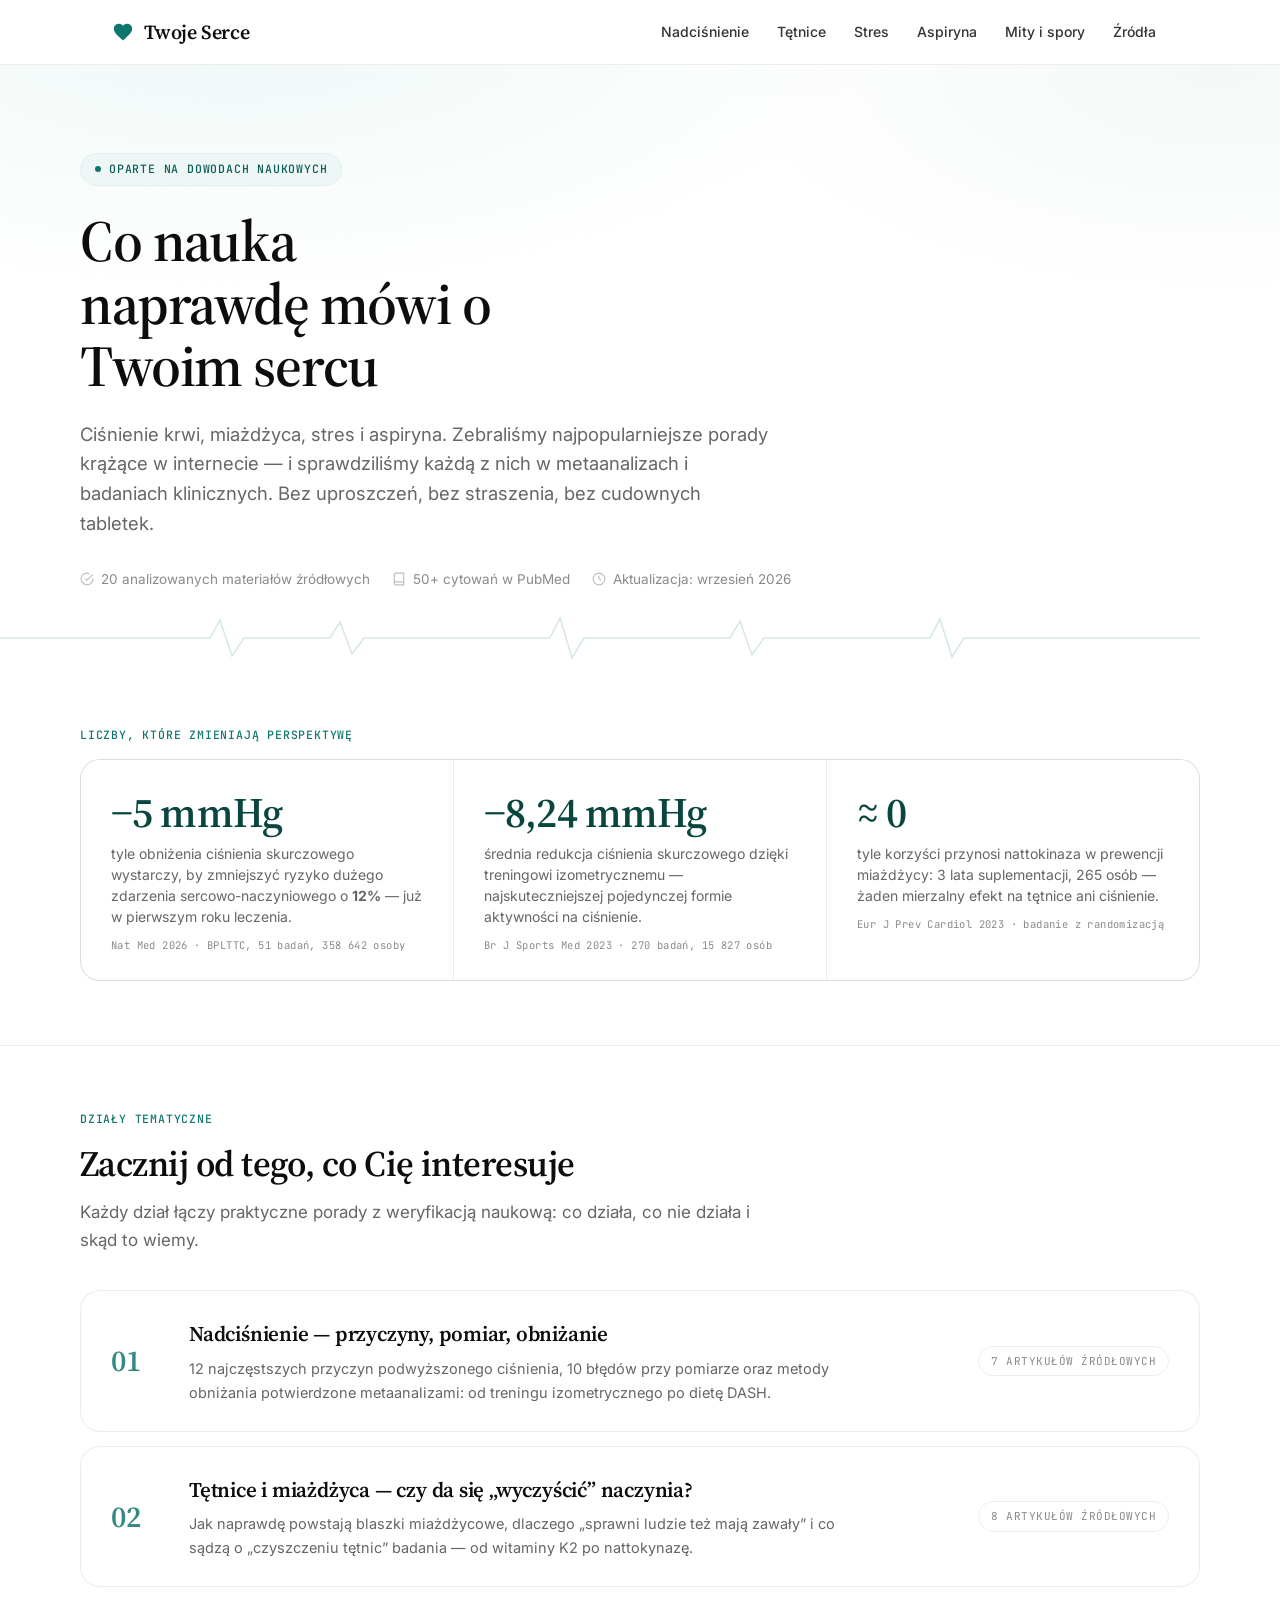
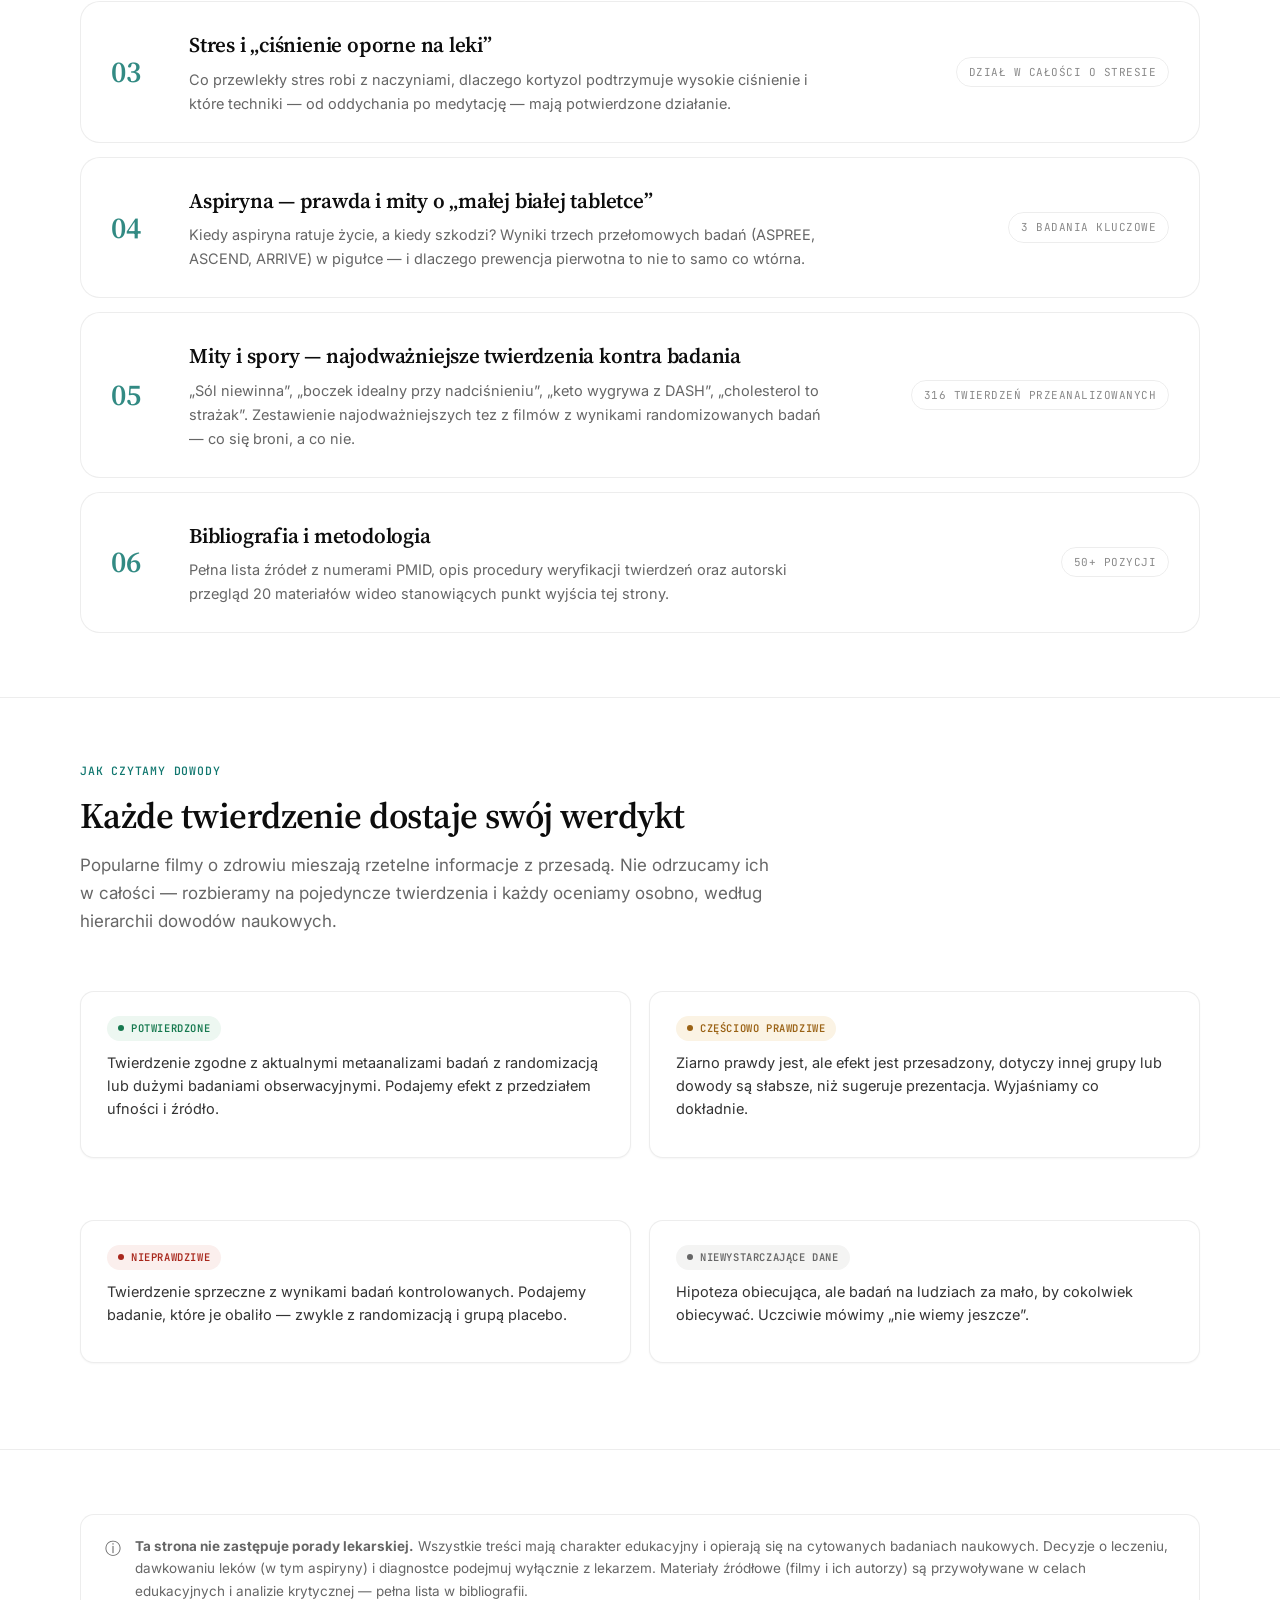
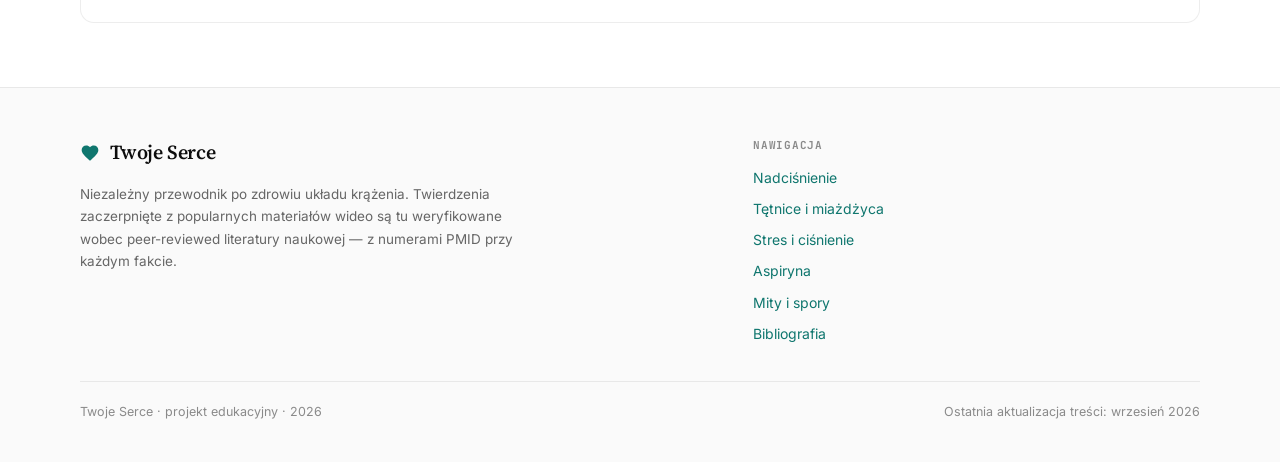
<file: index.html>
<!DOCTYPE html>
<html lang="pl">
<head>
<meta charset="UTF-8">
<meta name="viewport" content="width=device-width, initial-scale=1.0">
<title>Twoje Serce — oparty na dowodach przewodnik po zdrowiu układu krążenia</title>
<meta name="description" content="Ciśnienie krwi, tętnice, stres i aspiryna — co mówi nauka. Przewodnik oparty na metaanalizach i badaniach klinicznych, z weryfikacją popularnych twierdzeń z internetu.">
<link rel="preconnect" href="https://fonts.googleapis.com">
<link rel="preconnect" href="https://fonts.gstatic.com" crossorigin>
<link href="https://fonts.googleapis.com/css2?family=Source+Serif+4:opsz,wght@8..60,400;8..60,600;8..60,700&family=Inter:wght@400;500;600&family=JetBrains+Mono:wght@400;500;600&display=swap" rel="stylesheet">
<link rel="stylesheet" href="assets/style.css">
<link rel="icon" href="data:image/svg+xml,<svg xmlns='http://www.w3.org/2000/svg' viewBox='0 0 24 24' fill='%230F766E'><path d='M12 21.35l-1.45-1.32C5.4 15.36 2 12.28 2 8.5 2 5.42 4.42 3 7.5 3c1.74 0 3.41.81 4.5 2.09C13.09 3.81 14.76 3 16.5 3 19.58 3 22 5.42 22 8.5c0 3.78-3.4 6.86-8.55 11.54L12 21.35z'/></svg>">
</head>
<body>

<nav class="nav">
  <div class="nav-inner">
    <a class="brand" href="index.html">
      <svg width="22" height="22" viewBox="0 0 24 24" fill="#0F766E"><path d="M12 21.35l-1.45-1.32C5.4 15.36 2 12.28 2 8.5 2 5.42 4.42 3 7.5 3c1.74 0 3.41.81 4.5 2.09C13.09 3.81 14.76 3 16.5 3 19.58 3 22 5.42 22 8.5c0 3.78-3.4 6.86-8.55 11.54L12 21.35z"/></svg>
      Twoje Serce
    </a>
    <button class="nav-burger" aria-label="Menu" onclick="document.getElementById('navlinks').classList.toggle('open')">
      <svg width="20" height="20" viewBox="0 0 24 24" fill="none" stroke="#0d0d0d" stroke-width="2"><path d="M3 6h18M3 12h18M3 18h18"/></svg>
    </button>
    <div class="nav-links" id="navlinks">
      <a href="cisnienie.html">Nadciśnienie</a>
      <a href="tetnice.html">Tętnice</a>
      <a href="stres.html">Stres</a>
      <a href="aspiryna.html">Aspiryna</a>
      <a href="mity.html">Mity i spory</a>
      <a href="zrodla.html">Źródła</a>
    </div>
  </div>
</nav>

<header class="hero">
  <div class="hero-inner">
    <span class="kicker"><span class="dot"></span>Oparte na dowodach naukowych</span>
    <h1>Co nauka naprawdę mówi o Twoim sercu</h1>
    <p class="lead">
      Ciśnienie krwi, miażdżyca, stres i aspiryna. Zebraliśmy najpopularniejsze porady
      krążące w internecie — i sprawdziliśmy każdą z nich w metaanalizach i badaniach
      klinicznych. Bez uproszczeń, bez straszenia, bez cudownych tabletek.
    </p>
    <div class="hero-meta">
      <span>
        <svg width="14" height="14" viewBox="0 0 24 24" fill="none" stroke="currentColor" stroke-width="2"><path d="M22 11.08V12a10 10 0 1 1-5.93-9.14"/><path d="M22 4L12 14.01l-3-3"/></svg>
        20 analizowanych materiałów źródłowych
      </span>
      <span>
        <svg width="14" height="14" viewBox="0 0 24 24" fill="none" stroke="currentColor" stroke-width="2"><path d="M4 19.5A2.5 2.5 0 0 1 6.5 17H20"/><path d="M6.5 2H20v20H6.5A2.5 2.5 0 0 1 4 19.5v-15A2.5 2.5 0 0 1 6.5 2z"/></svg>
        50+ cytowań w PubMed
      </span>
      <span>
        <svg width="14" height="14" viewBox="0 0 24 24" fill="none" stroke="currentColor" stroke-width="2"><circle cx="12" cy="12" r="10"/><path d="M12 6v6l4 2"/></svg>
        Aktualizacja: wrzesień 2026
      </span>
    </div>
  </div>
  <svg class="ekg-line" viewBox="0 0 1200 60" preserveAspectRatio="none">
    <path d="M0,30 L180,30 L210,30 L220,12 L232,48 L244,30 L300,30 L330,30 L340,14 L352,46 L364,30 L520,30 L550,30 L560,10 L572,50 L584,30 L700,30 L730,30 L740,13 L752,47 L764,30 L900,30 L930,30 L940,11 L952,49 L964,30 L1200,30"
          fill="none" stroke="#0F766E" stroke-width="1.5" opacity="0.35"/>
  </svg>
</header>

<section class="section">
  <div class="section-inner">
    <p class="section-label">Liczby, które zmieniają perspektywę</p>
    <div class="stat-band">
      <div class="stat-cell">
        <div class="n">−5 mmHg</div>
        <div class="d">tyle obniżenia ciśnienia skurczowego wystarczy, by zmniejszyć ryzyko dużego zdarzenia sercowo-naczyniowego o <strong>12%</strong> — już w pierwszym roku leczenia.</div>
        <div class="src">Nat Med 2026 · BPLTTC, 51 badań, 358 642 osoby</div>
      </div>
      <div class="stat-cell">
        <div class="n">−8,24 mmHg</div>
        <div class="d">średnia redukcja ciśnienia skurczowego dzięki treningowi izometrycznemu — najskuteczniejszej pojedynczej formie aktywności na ciśnienie.</div>
        <div class="src">Br J Sports Med 2023 · 270 badań, 15 827 osób</div>
      </div>
      <div class="stat-cell">
        <div class="n">≈ 0</div>
        <div class="d">tyle korzyści przynosi nattokinaza w prewencji miażdżycy: 3 lata suplementacji, 265 osób — żaden mierzalny efekt na tętnice ani ciśnienie.</div>
        <div class="src">Eur J Prev Cardiol 2023 · badanie z randomizacją</div>
      </div>
    </div>
  </div>
</section>

<section class="section">
  <div class="section-inner">
    <p class="section-label">Działy tematyczne</p>
    <h2>Zacznij od tego, co Cię interesuje</h2>
    <p class="section-lead">Każdy dział łączy praktyczne porady z weryfikacją naukową: co działa, co nie działa i skąd to wiemy.</p>

    <div class="cat-list">
      <a class="cat-row" href="cisnienie.html">
        <div class="cat-num">01</div>
        <div class="cat-body">
          <h3>Nadciśnienie — przyczyny, pomiar, obniżanie</h3>
          <p>12 najczęstszych przyczyn podwyższonego ciśnienia, 10 błędów przy pomiarze oraz metody obniżania potwierdzone metaanalizami: od treningu izometrycznego po dietę DASH.</p>
        </div>
        <span class="cat-tag">7 artykułów źródłowych</span>
      </a>

      <a class="cat-row" href="tetnice.html">
        <div class="cat-num">02</div>
        <div class="cat-body">
          <h3>Tętnice i miażdżyca — czy da się „wyczyścić” naczynia?</h3>
          <p>Jak naprawdę powstają blaszki miażdżycowe, dlaczego „sprawni ludzie też mają zawały” i co sądzą o „czyszczeniu tętnic” badania — od witaminy K2 po nattokynazę.</p>
        </div>
        <span class="cat-tag">8 artykułów źródłowych</span>
      </a>

      <a class="cat-row" href="stres.html">
        <div class="cat-num">03</div>
        <div class="cat-body">
          <h3>Stres i „ciśnienie oporne na leki”</h3>
          <p>Co przewlekły stres robi z naczyniami, dlaczego kortyzol podtrzymuje wysokie ciśnienie i które techniki — od oddychania po medytację — mają potwierdzone działanie.</p>
        </div>
        <span class="cat-tag">Dział w całości o stresie</span>
      </a>

      <a class="cat-row" href="aspiryna.html">
        <div class="cat-num">04</div>
        <div class="cat-body">
          <h3>Aspiryna — prawda i mity o „małej białej tabletce”</h3>
          <p>Kiedy aspiryna ratuje życie, a kiedy szkodzi? Wyniki trzech przełomowych badań (ASPREE, ASCEND, ARRIVE) w pigułce — i dlaczego prewencja pierwotna to nie to samo co wtórna.</p>
        </div>
        <span class="cat-tag">3 badania kluczowe</span>
      </a>

      <a class="cat-row" href="mity.html">
        <div class="cat-num">05</div>
        <div class="cat-body">
          <h3>Mity i spory — najodważniejsze twierdzenia kontra badania</h3>
          <p>„Sól niewinna”, „boczek idealny przy nadciśnieniu”, „keto wygrywa z DASH”, „cholesterol to strażak”. Zestawienie najodważniejszych tez z filmów z wynikami randomizowanych badań — co się broni, a co nie.</p>
        </div>
        <span class="cat-tag">316 twierdzeń przeanalizowanych</span>
      </a>

      <a class="cat-row" href="zrodla.html">
        <div class="cat-num">06</div>
        <div class="cat-body">
          <h3>Bibliografia i metodologia</h3>
          <p>Pełna lista źródeł z numerami PMID, opis procedury weryfikacji twierdzeń oraz autorski przegląd 20 materiałów wideo stanowiących punkt wyjścia tej strony.</p>
        </div>
        <span class="cat-tag">50+ pozycji</span>
      </a>
    </div>
  </div>
</section>

<section class="section">
  <div class="section-inner">
    <p class="section-label">Jak czytamy dowody</p>
    <h2>Każde twierdzenie dostaje swój werdykt</h2>
    <p class="section-lead" style="margin-bottom: 34px;">
      Popularne filmy o zdrowiu mieszają rzetelne informacje z przesadą. Nie odrzucamy ich w całości —
      rozbieramy na pojedyncze twierdzenia i każdy oceniamy osobno, według hierarchii dowodów naukowych.
    </p>
    <div class="grid-2">
      <div class="evi">
        <div class="evi-head"><span class="badge badge-ok">Potwierdzone</span></div>
        <p style="color: var(--ink-2); font-size: 14.5px;">Twierdzenie zgodne z aktualnymi metaanalizami badań z randomizacją lub dużymi badaniami obserwacyjnymi. Podajemy efekt z przedziałem ufności i źródło.</p>
      </div>
      <div class="evi">
        <div class="evi-head"><span class="badge badge-warn">Częściowo prawdziwe</span></div>
        <p style="color: var(--ink-2); font-size: 14.5px;">Ziarno prawdy jest, ale efekt jest przesadzony, dotyczy innej grupy lub dowody są słabsze, niż sugeruje prezentacja. Wyjaśniamy co dokładnie.</p>
      </div>
      <div class="evi">
        <div class="evi-head"><span class="badge badge-danger">Nieprawdziwe</span></div>
        <p style="color: var(--ink-2); font-size: 14.5px;">Twierdzenie sprzeczne z wynikami badań kontrolowanych. Podajemy badanie, które je obaliło — zwykle z randomizacją i grupą placebo.</p>
      </div>
      <div class="evi">
        <div class="evi-head"><span class="badge badge-neutral">Niewystarczające dane</span></div>
        <p style="color: var(--ink-2); font-size: 14.5px;">Hipoteza obiecująca, ale badań na ludziach za mało, by cokolwiek obiecywać. Uczciwie mówimy „nie wiemy jeszcze”.</p>
      </div>
    </div>
  </div>
</section>

<section class="section">
  <div class="section-inner">
    <div class="disclaimer">
      <span class="ic">ⓘ</span>
      <div>
        <strong>Ta strona nie zastępuje porady lekarskiej.</strong>
        Wszystkie treści mają charakter edukacyjny i opierają się na cytowanych badaniach naukowych.
        Decyzje o leczeniu, dawkowaniu leków (w tym aspiryny) i diagnostce podejmuj wyłącznie z lekarzem.
        Materiały źródłowe (filmy i ich autorzy) są przywoływane w celach edukacyjnych i analizie krytycznej —
        pełna lista w bibliografii.
      </div>
    </div>
  </div>
</section>

<footer class="footer">
  <div class="footer-inner">
    <div>
      <a class="brand" href="index.html">
        <svg width="20" height="20" viewBox="0 0 24 24" fill="#0F766E"><path d="M12 21.35l-1.45-1.32C5.4 15.36 2 12.28 2 8.5 2 5.42 4.42 3 7.5 3c1.74 0 3.41.81 4.5 2.09C13.09 3.81 14.76 3 16.5 3 19.58 3 22 5.42 22 8.5c0 3.78-3.4 6.86-8.55 11.54L12 21.35z"/></svg>
        Twoje Serce
      </a>
      <p>
        Niezależny przewodnik po zdrowiu układu krążenia. Twierdzenia zaczerpnięte z popularnych
        materiałów wideo są tu weryfikowane wobec peer-reviewed literatury naukowej — z numerami
        PMID przy każdym fakcie.
      </p>
    </div>
    <div>
      <h4>Nawigacja</h4>
      <div class="footer-links">
        <a href="cisnienie.html">Nadciśnienie</a>
        <a href="tetnice.html">Tętnice i miażdżyca</a>
        <a href="stres.html">Stres i ciśnienie</a>
        <a href="aspiryna.html">Aspiryna</a>
        <a href="mity.html">Mity i spory</a>
        <a href="zrodla.html">Bibliografia</a>
      </div>
    </div>
  </div>
  <div class="footer-bottom">
    <span>Twoje Serce · projekt edukacyjny · 2026</span>
    <span>Ostatnia aktualizacja treści: wrzesień 2026</span>
  </div>
</footer>

</body>
</html>
</file>
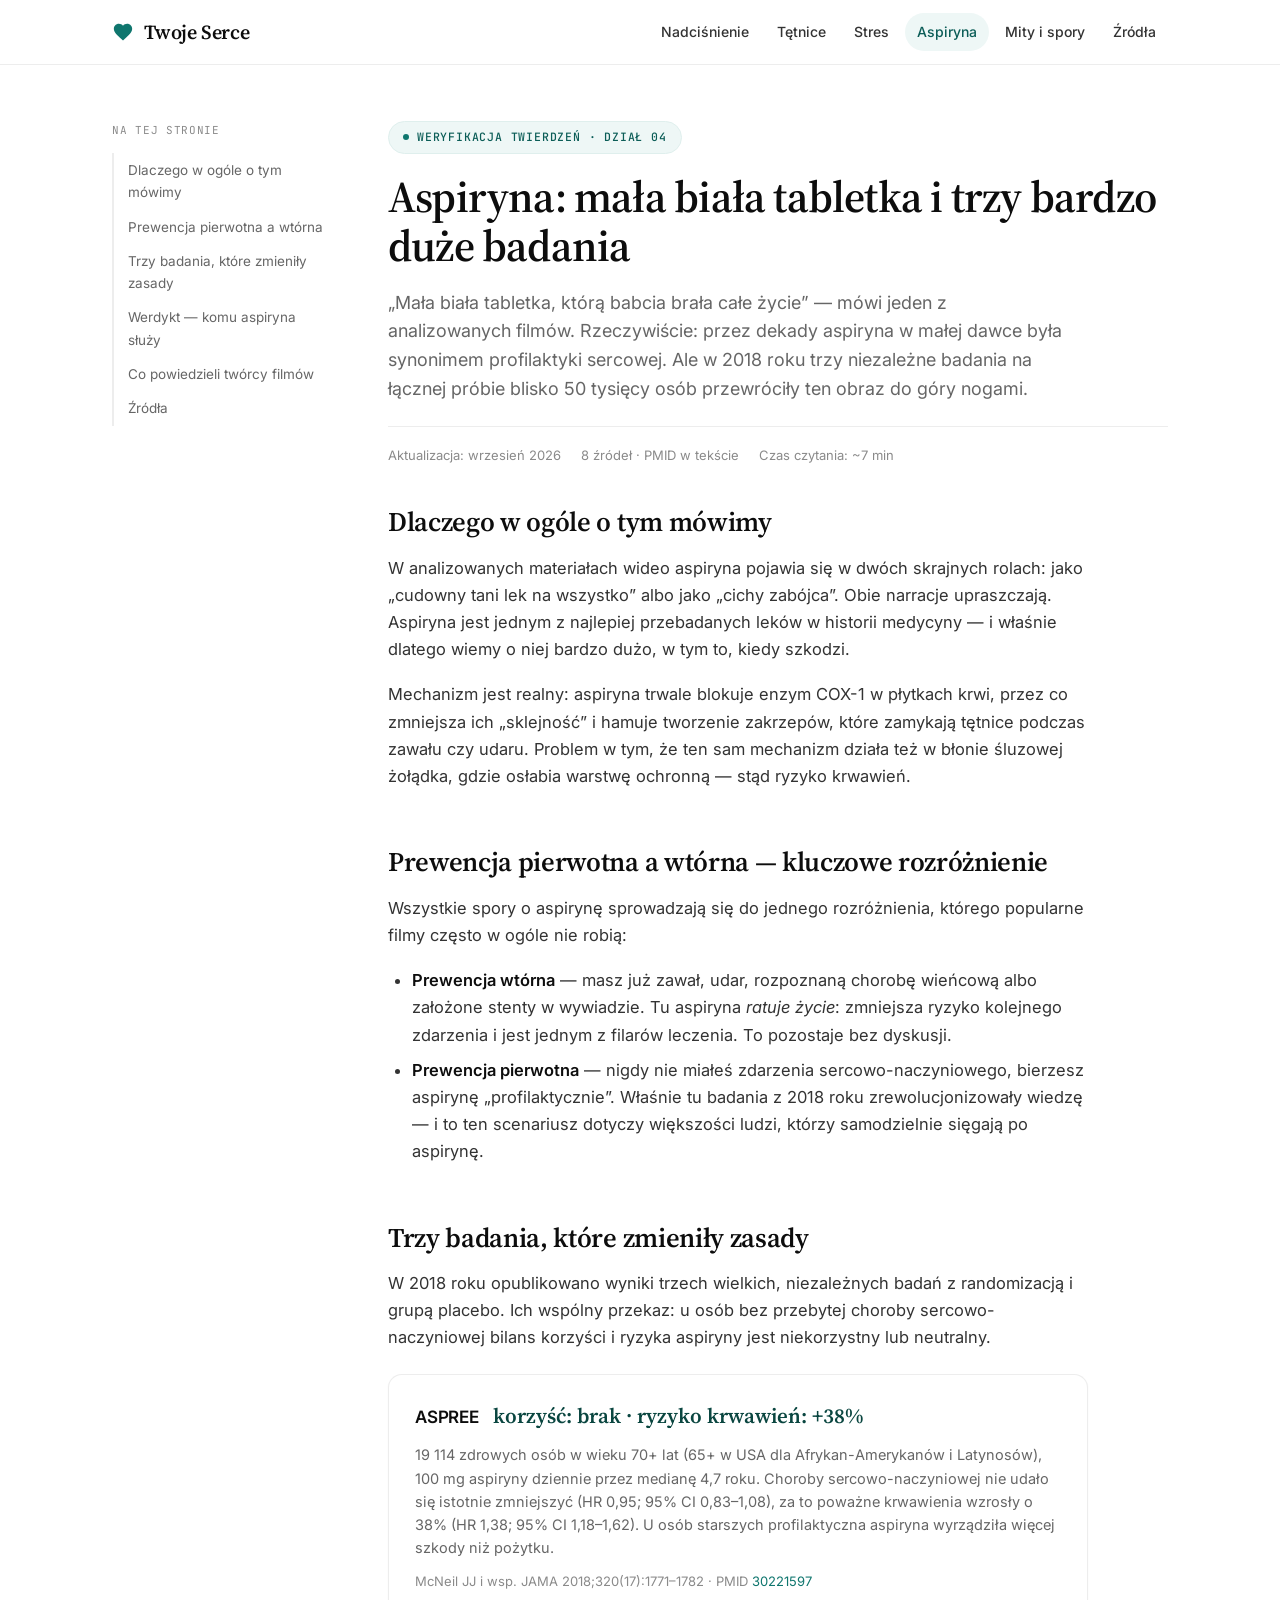
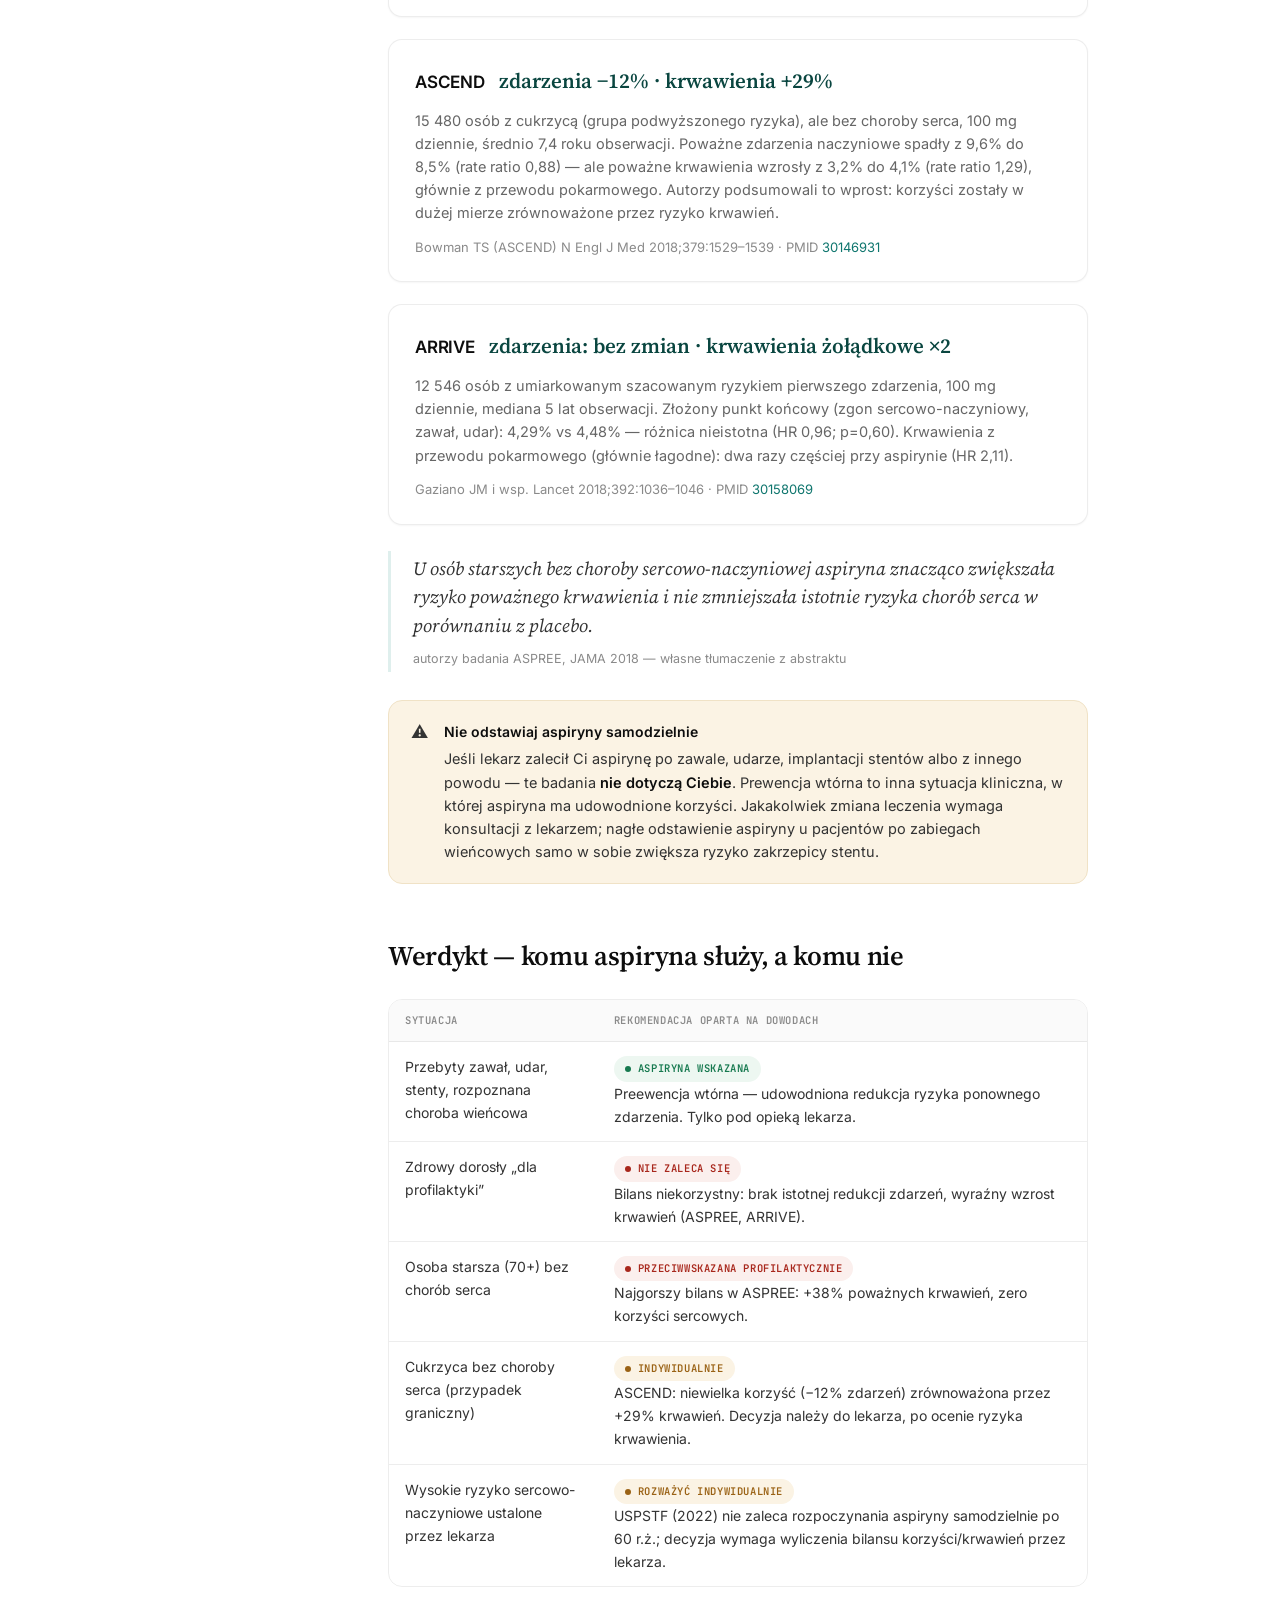
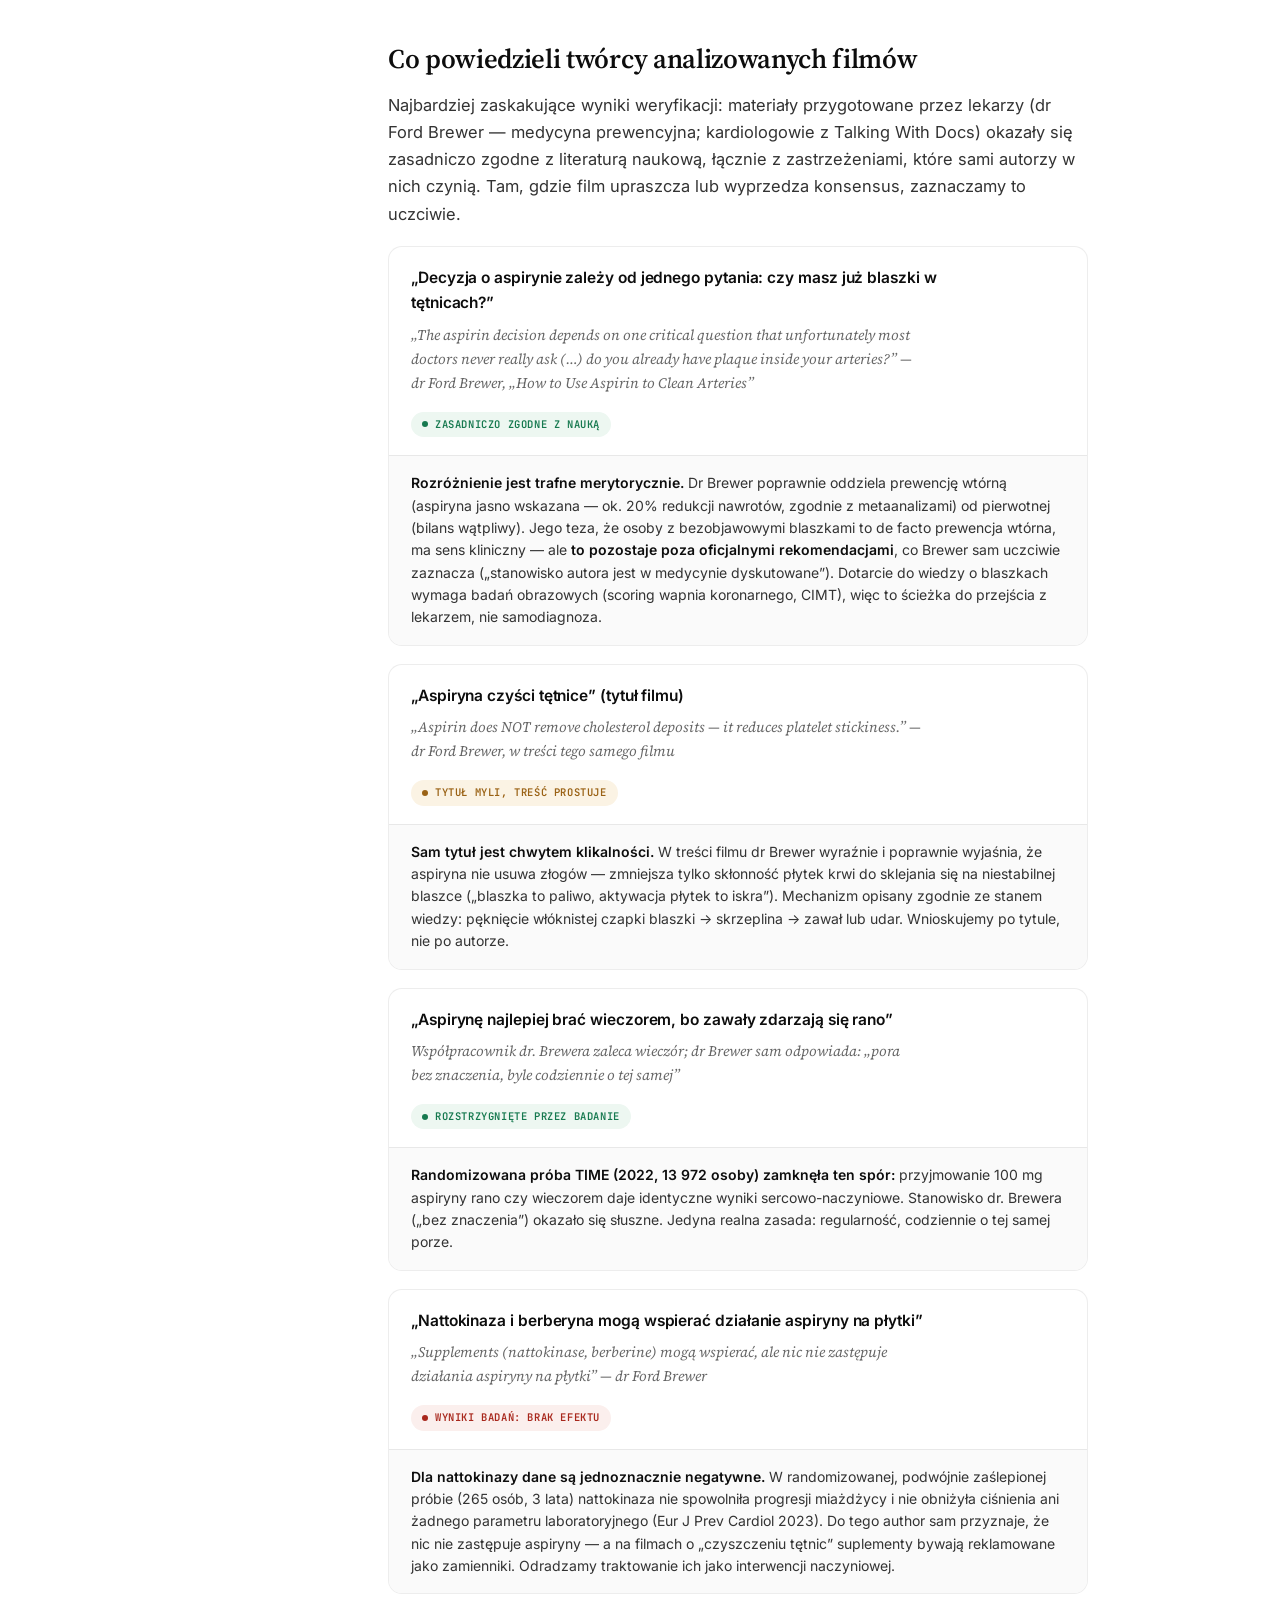
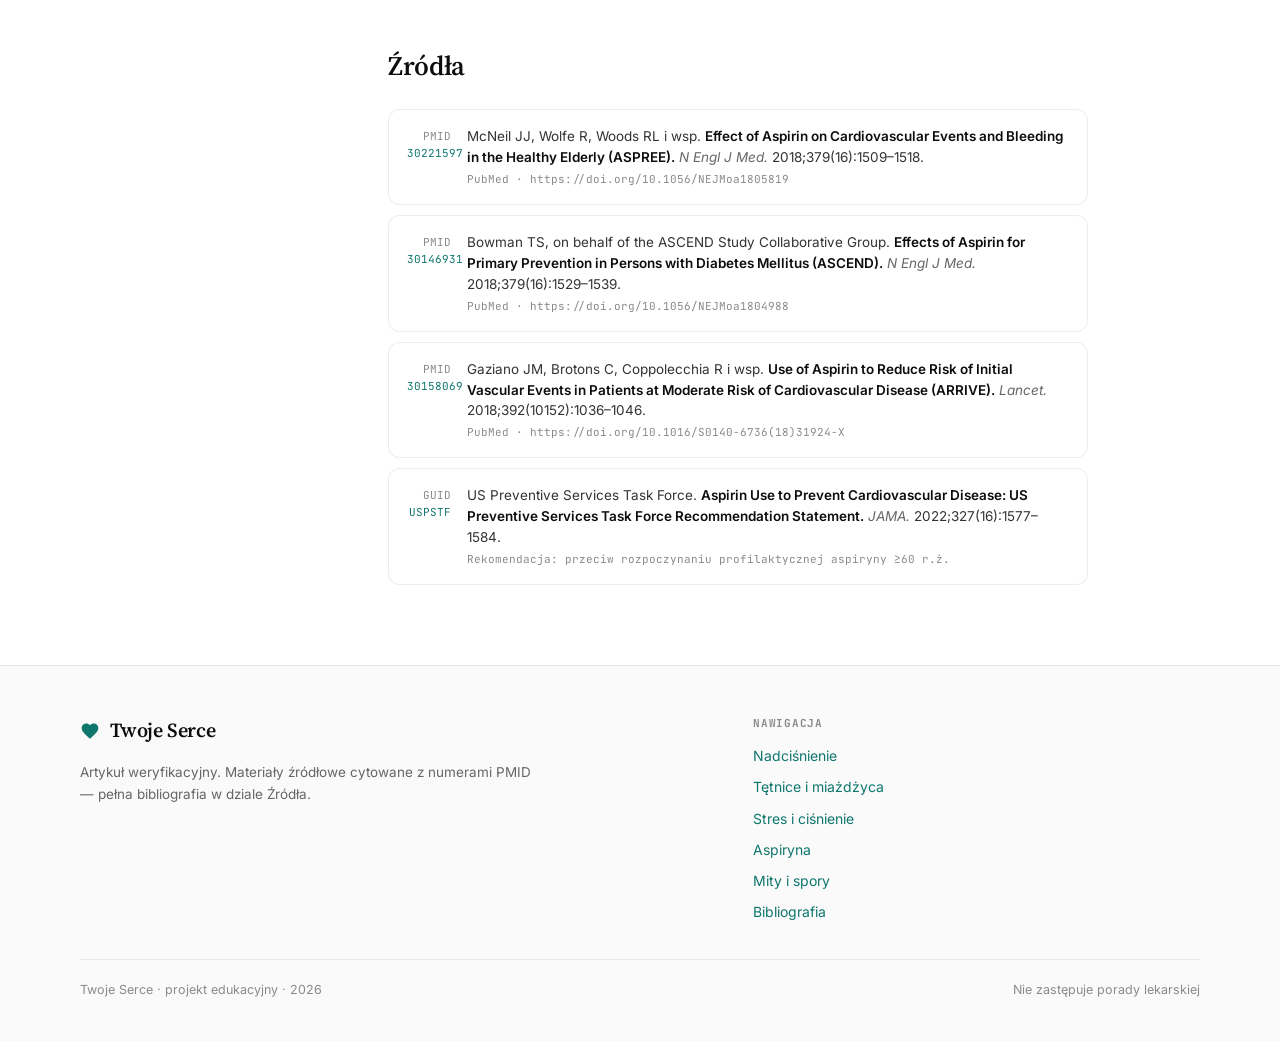
<file: aspiryna.html>
<!DOCTYPE html>
<html lang="pl">
<head>
<meta charset="UTF-8">
<meta name="viewport" content="width=device-width, initial-scale=1.0">
<title>Aspiryna — prawda i mity · Twoje Serce</title>
<meta name="description" content="Czy codzienna aspiryna zapobiega zawałowi? Wyniki badań ASPREE, ASCEND i ARRIVE: kiedy aspiryna ratuje życie, a kiedy szkodzi. Weryfikacja oparta na dowodach.">
<link rel="preconnect" href="https://fonts.googleapis.com">
<link rel="preconnect" href="https://fonts.gstatic.com" crossorigin>
<link href="https://fonts.googleapis.com/css2?family=Source+Serif+4:opsz,wght@8..60,400;8..60,600;8..60,700&family=Inter:wght@400;500;600&family=JetBrains+Mono:wght@400;500;600&display=swap" rel="stylesheet">
<link rel="stylesheet" href="assets/style.css">
<link rel="icon" href="data:image/svg+xml,<svg xmlns='http://www.w3.org/2000/svg' viewBox='0 0 24 24' fill='%230F766E'><path d='M12 21.35l-1.45-1.32C5.4 15.36 2 12.28 2 8.5 2 5.42 4.42 3 7.5 3c1.74 0 3.41.81 4.5 2.09C13.09 3.81 14.76 3 16.5 3 19.58 3 22 5.42 22 8.5c0 3.78-3.4 6.86-8.55 11.54L12 21.35z'/></svg>">
</head>
<body>

<nav class="nav">
  <div class="nav-inner">
    <a class="brand" href="index.html">
      <svg width="22" height="22" viewBox="0 0 24 24" fill="#0F766E"><path d="M12 21.35l-1.45-1.32C5.4 15.36 2 12.28 2 8.5 2 5.42 4.42 3 7.5 3c1.74 0 3.41.81 4.5 2.09C13.09 3.81 14.76 3 16.5 3 19.58 3 22 5.42 22 8.5c0 3.78-3.4 6.86-8.55 11.54L12 21.35z"/></svg>
      Twoje Serce
    </a>
    <button class="nav-burger" aria-label="Menu" onclick="document.getElementById('navlinks').classList.toggle('open')">
      <svg width="20" height="20" viewBox="0 0 24 24" fill="none" stroke="#0d0d0d" stroke-width="2"><path d="M3 6h18M3 12h18M3 18h18"/></svg>
    </button>
    <div class="nav-links" id="navlinks">
      <a href="cisnienie.html">Nadciśnienie</a>
      <a href="tetnice.html">Tętnice</a>
      <a href="stres.html">Stres</a>
      <a href="aspiryna.html" class="active">Aspiryna</a>
      <a href="mity.html">Mity i spory</a>
      <a href="zrodla.html">Źródła</a>
    </div>
  </div>
</nav>

<div class="article-layout">
  <aside class="toc">
    <div class="toc-title">Na tej stronie</div>
    <a href="#dlaczego">Dlaczego w ogóle o tym mówimy</a>
    <a href="#prewencja-pierwotna-wtorna">Prewencja pierwotna a wtórna</a>
    <a href="#trzy-badania">Trzy badania, które zmieniły zasady</a>
    <a href="#werdykt">Werdykt — komu aspiryna służy</a>
    <a href="#weryfikacja">Co powiedzieli twórcy filmów</a>
    <a href="#zrodla">Źródła</a>
  </aside>

  <main>
    <header class="article-header">
      <span class="kicker"><span class="dot"></span>Weryfikacja twierdzeń · Dział 04</span>
      <h1>Aspiryna: mała biała tabletka i trzy bardzo duże badania</h1>
      <p class="standfirst">
        „Mała biała tabletka, którą babcia brała całe życie” — mówi jeden z analizowanych filmów.
        Rzeczywiście: przez dekady aspiryna w małej dawce była synonimem profilaktyki sercowej.
        Ale w 2018 roku trzy niezależne badania na łącznej próbie blisko 50&nbsp;tysięcy osób
        przewróciły ten obraz do góry nogami.
      </p>
      <div class="article-meta">
        <span>Aktualizacja: wrzesień 2026</span>
        <span>8 źródeł · PMID w tekście</span>
        <span>Czas czytania: ~7 min</span>
      </div>
    </header>

    <div class="prose">
      <h2 id="dlaczego">Dlaczego w ogóle o tym mówimy</h2>
      <p>
        W analizowanych materiałach wideo aspiryna pojawia się w dwóch skrajnych rolach: jako
        „cudowny tani lek na wszystko” albo jako „cichy zabójca”. Obie narracje upraszczają.
        Aspiryna jest jednym z najlepiej przebadanych leków w historii medycyny — i właśnie dlatego
        wiemy o niej bardzo dużo, w tym to, kiedy szkodzi.
      </p>
      <p>
        Mechanizm jest realny: aspiryna trwale blokuje enzym COX-1 w płytkach krwi, przez co
        zmniejsza ich „sklejność” i hamuje tworzenie zakrzepów, które zamykają tętnice podczas
        zawału czy udaru. Problem w tym, że ten sam mechanizm działa też w błonie śluzowej żołądka,
        gdzie osłabia warstwę ochronną — stąd ryzyko krwawień.
      </p>

      <h2 id="prewencja-pierwotna-wtorna">Prewencja pierwotna a wtórna — kluczowe rozróżnienie</h2>
      <p>
        Wszystkie spory o aspirynę sprowadzają się do jednego rozróżnienia, którego popularne
        filmy często w ogóle nie robią:
      </p>
      <ul>
        <li>
          <strong>Prewencja wtórna</strong> — masz już zawał, udar, rozpoznaną chorobę wieńcową
          albo założone stenty w wywiadzie. Tu aspiryna <em>ratuje życie</em>: zmniejsza ryzyko
          kolejnego zdarzenia i jest jednym z filarów leczenia. To pozostaje bez dyskusji.
        </li>
        <li>
          <strong>Prewencja pierwotna</strong> — nigdy nie miałeś zdarzenia sercowo-naczyniowego,
          bierzesz aspirynę „profilaktycznie”. Właśnie tu badania z 2018 roku zrewolucjonizowały
          wiedzę — i to ten scenariusz dotyczy większości ludzi, którzy samodzielnie sięgają po aspirynę.
        </li>
      </ul>

      <h2 id="trzy-badania">Trzy badania, które zmieniły zasady</h2>
      <p>
        W 2018 roku opublikowano wyniki trzech wielkich, niezależnych badań z randomizacją
        i grupą placebo. Ich wspólny przekaz: u osób bez przebytej choroby sercowo-naczyniowej
        bilans korzyści i ryzyka aspiryny jest niekorzystny lub neutralny.
      </p>

      <div class="evi">
        <div class="evi-head">
          <span class="evi-name">ASPREE</span>
          <span class="evi-effect">korzyść: brak · ryzyko krwawień: +38%</span>
        </div>
        <p>
          19&nbsp;114 zdrowych osób w wieku 70+ lat (65+ w USA dla Afrykan-Amerykanów i Latynosów),
          100 mg aspiryny dziennie przez medianę 4,7 roku. Choroby sercowo-naczyniowej nie udało się
          istotnie zmniejszyć (HR 0,95; 95% CI 0,83–1,08), za to poważne krwawienia wzrosły
          o 38% (HR 1,38; 95% CI 1,18–1,62). U osób starszych profilaktyczna aspiryna wyrządziła
          więcej szkody niż pożytku.
        </p>
        <p class="fine">
          McNeil JJ i wsp. JAMA 2018;320(17):1771–1782 · PMID
          <a href="https://pubmed.ncbi.nlm.nih.gov/30221597/">30221597</a>
        </p>
      </div>

      <div class="evi">
        <div class="evi-head">
          <span class="evi-name">ASCEND</span>
          <span class="evi-effect">zdarzenia −12% · krwawienia +29%</span>
        </div>
        <p>
          15&nbsp;480 osób z cukrzycą (grupa podwyższonego ryzyka), ale bez choroby serca,
          100 mg dziennie, średnio 7,4 roku obserwacji. Poważne zdarzenia naczyniowe spadły
          z 9,6% do 8,5% (rate ratio 0,88) — ale poważne krwawienia wzrosły z 3,2% do 4,1%
          (rate ratio 1,29), głównie z przewodu pokarmowego. Autorzy podsumowali to wprost:
          korzyści zostały w dużej mierze zrównoważone przez ryzyko krwawień.
        </p>
        <p class="fine">
          Bowman TS (ASCEND) N Engl J Med 2018;379:1529–1539 · PMID
          <a href="https://pubmed.ncbi.nlm.nih.gov/30146931/">30146931</a>
        </p>
      </div>

      <div class="evi">
        <div class="evi-head">
          <span class="evi-name">ARRIVE</span>
          <span class="evi-effect">zdarzenia: bez zmian · krwawienia żołądkowe ×2</span>
        </div>
        <p>
          12&nbsp;546 osób z umiarkowanym szacowanym ryzykiem pierwszego zdarzenia, 100 mg dziennie,
          mediana 5 lat obserwacji. Złożony punkt końcowy (zgon sercowo-naczyniowy, zawał, udar):
          4,29% vs 4,48% — różnica nieistotna (HR 0,96; p=0,60). Krwawienia z przewodu pokarmowego
          (głównie łagodne): dwa razy częściej przy aspirynie (HR 2,11).
        </p>
        <p class="fine">
          Gaziano JM i wsp. Lancet 2018;392:1036–1046 · PMID
          <a href="https://pubmed.ncbi.nlm.nih.gov/30158069/">30158069</a>
        </p>
      </div>

      <blockquote>
        U osób starszych bez choroby sercowo-naczyniowej aspiryna znacząco zwiększała ryzyko
        poważnego krwawienia i nie zmniejszała istotnie ryzyka chorób serca w porównaniu z placebo.
        <cite>autorzy badania ASPREE, JAMA 2018 — własne tłumaczenie z abstraktu</cite>
      </blockquote>

      <div class="callout warn">
        <span class="ic">⚠</span>
        <div>
          <span class="t">Nie odstawiaj aspiryny samodzielnie</span>
          <p>
            Jeśli lekarz zalecił Ci aspirynę po zawale, udarze, implantacji stentów albo z innego
            powodu — te badania <strong>nie dotyczą Ciebie</strong>. Prewencja wtórna to inna sytuacja
            kliniczna, w której aspiryna ma udowodnione korzyści. Jakakolwiek zmiana leczenia wymaga
            konsultacji z lekarzem; nagłe odstawienie aspiryny u pacjentów po zabiegach wieńcowych
            samo w sobie zwiększa ryzyko zakrzepicy stentu.
          </p>
        </div>
      </div>

      <h2 id="werdykt">Werdykt — komu aspiryna służy, a komu nie</h2>

      <div class="tbl-wrap">
        <table class="tbl">
          <thead>
            <tr><th>Sytuacja</th><th>Rekomendacja oparta na dowodach</th></tr>
          </thead>
          <tbody>
            <tr>
              <td>Przebyty zawał, udar, stenty, rozpoznana choroba wieńcowa</td>
              <td><span class="badge badge-ok">Aspiryna wskazana</span><br>Preewencja wtórna — udowodniona redukcja ryzyka ponownego zdarzenia. Tylko pod opieką lekarza.</td>
            </tr>
            <tr>
              <td>Zdrowy dorosły „dla profilaktyki”</td>
              <td><span class="badge badge-danger">Nie zaleca się</span><br>Bilans niekorzystny: brak istotnej redukcji zdarzeń, wyraźny wzrost krwawień (ASPREE, ARRIVE).</td>
            </tr>
            <tr>
              <td>Osoba starsza (70+) bez chorób serca</td>
              <td><span class="badge badge-danger">Przeciwwskazana profilaktycznie</span><br>Najgorszy bilans w ASPREE: +38% poważnych krwawień, zero korzyści sercowych.</td>
            </tr>
            <tr>
              <td>Cukrzyca bez choroby serca (przypadek graniczny)</td>
              <td><span class="badge badge-warn">Indywidualnie</span><br>ASCEND: niewielka korzyść (−12% zdarzeń) zrównoważona przez +29% krwawień. Decyzja należy do lekarza, po ocenie ryzyka krwawienia.</td>
            </tr>
            <tr>
              <td>Wysokie ryzyko sercowo-naczyniowe ustalone przez lekarza</td>
              <td><span class="badge badge-warn">Rozważyć indywidualnie</span><br>USPSTF (2022) nie zaleca rozpoczynania aspiryny samodzielnie po 60 r.ż.; decyzja wymaga wyliczenia bilansu korzyści/krwawień przez lekarza.</td>
            </tr>
          </tbody>
        </table>
      </div>

      <h2 id="weryfikacja">Co powiedzieli twórcy analizowanych filmów</h2>
      <p>
        Najbardziej zaskakujące wyniki weryfikacji: materiały przygotowane przez lekarzy
        (dr Ford Brewer — medycyna prewencyjna; kardiologowie z Talking With Docs) okazały się
        zasadniczo zgodne z literaturą naukową, łącznie z zastrzeżeniami, które sami autorzy
        w nich czynią. Tam, gdzie film upraszcza lub wyprzedza konsensus, zaznaczamy to uczciwie.
      </p>

      <div class="fact">
        <div class="fact-head">
          <div class="fact-head-left">
            <div class="fact-claim">„Decyzja o aspirynie zależy od jednego pytania: czy masz już blaszki w tętnicach?”</div>
            <div class="fact-quote">„The aspirin decision depends on one critical question that unfortunately most doctors never really ask (…) do you already have plaque inside your arteries?” — dr Ford Brewer, „How to Use Aspirin to Clean Arteries”</div>
          </div>
          <span class="badge badge-ok">Zasadniczo zgodne z nauką</span>
        </div>
        <div class="fact-verdict">
          <p>
            <span class="vv">Rozróżnienie jest trafne merytorycznie.</span> Dr Brewer poprawnie
            oddziela prewencję wtórną (aspiryna jasno wskazana — ok. 20% redukcji nawrotów,
            zgodnie z metaanalizami) od pierwotnej (bilans wątpliwy). Jego teza, że osoby
            z bezobjawowymi blaszkami to de facto prewencja wtórna, ma sens kliniczny —
            ale <strong>to pozostaje poza oficjalnymi rekomendacjami</strong>, co Brewer sam
            uczciwie zaznacza („stanowisko autora jest w medycynie dyskutowane”). Dotarcie
            do wiedzy o blaszkach wymaga badań obrazowych (scoring wapnia koronarnego, CIMT),
            więc to ścieżka do przejścia z lekarzem, nie samodiagnoza.
          </p>
        </div>
      </div>

      <div class="fact">
        <div class="fact-head">
          <div class="fact-head-left">
            <div class="fact-claim">„Aspiryna czyści tętnice” (tytuł filmu)</div>
            <div class="fact-quote">„Aspirin does NOT remove cholesterol deposits — it reduces platelet stickiness.” — dr Ford Brewer, w treści tego samego filmu</div>
          </div>
          <span class="badge badge-warn">Tytuł myli, treść prostuje</span>
        </div>
        <div class="fact-verdict">
          <p>
            <span class="vv">Sam tytuł jest chwytem klikalności.</span> W treści filmu dr Brewer
            wyraźnie i poprawnie wyjaśnia, że aspiryna nie usuwa złogów — zmniejsza tylko skłonność
            płytek krwi do sklejania się na niestabilnej blaszce („blaszka to paliwo, aktywacja
            płytek to iskra”). Mechanizm opisany zgodnie ze stanem wiedzy: pęknięcie włóknistej
            czapki blaszki → skrzeplina → zawał lub udar. Wnioskujemy po tytule, nie po autorze.
          </p>
        </div>
      </div>

      <div class="fact">
        <div class="fact-head">
          <div class="fact-head-left">
            <div class="fact-claim">„Aspirynę najlepiej brać wieczorem, bo zawały zdarzają się rano”</div>
            <div class="fact-quote">Współpracownik dr. Brewera zaleca wieczór; dr Brewer sam odpowiada: „pora bez znaczenia, byle codziennie o tej samej”</div>
          </div>
          <span class="badge badge-ok">Rozstrzygnięte przez badanie</span>
        </div>
        <div class="fact-verdict">
          <p>
            <span class="vv">Randomizowana próba TIME (2022, 13&nbsp;972 osoby) zamknęła ten spór:</span>
            przyjmowanie 100 mg aspiryny rano czy wieczorem daje identyczne wyniki
            sercowo-naczyniowe. Stanowisko dr. Brewera („bez znaczenia”) okazało się słuszne.
            Jedyna realna zasada: regularność, codziennie o tej samej porze.
          </p>
        </div>
      </div>

      <div class="fact">
        <div class="fact-head">
          <div class="fact-head-left">
            <div class="fact-claim">„Nattokinaza i berberyna mogą wspierać działanie aspiryny na płytki”</div>
            <div class="fact-quote">„Supplements (nattokinase, berberine) mogą wspierać, ale nic nie zastępuje działania aspiryny na płytki” — dr Ford Brewer</div>
          </div>
          <span class="badge badge-danger">Wyniki badań: brak efektu</span>
        </div>
        <div class="fact-verdict">
          <p>
            <span class="vv">Dla nattokinazy dane są jednoznacznie negatywne.</span> W randomizowanej,
            podwójnie zaślepionej próbie (265 osób, 3 lata) nattokinaza nie spowolniła progresji
            miażdżycy i nie obniżyła ciśnienia ani żadnego parametru laboratoryjnego
            (Eur J Prev Cardiol 2023). Do tego author sam przyznaje, że nic nie zastępuje aspiryny —
            a na filmach o „czyszczeniu tętnic” suplementy bywają reklamowane jako zamienniki.
            Odradzamy traktowanie ich jako interwencji naczyniowej.
          </p>
        </div>
      </div>

      <h2 id="zrodla">Źródła</h2>
      <div class="sources-list">
        <div class="source-item">
          <div class="pmid">PMID<br><a href="https://pubmed.ncbi.nlm.nih.gov/30221597/">30221597</a></div>
          <div>McNeil JJ, Wolfe R, Woods RL i wsp. <strong>Effect of Aspirin on Cardiovascular Events and Bleeding in the Healthy Elderly (ASPREE).</strong> <span class="jr">N Engl J Med.</span> 2018;379(16):1509–1518. <span class="yr">PubMed · https://doi.org/10.1056/NEJMoa1805819</span></div>
        </div>
        <div class="source-item">
          <div class="pmid">PMID<br><a href="https://pubmed.ncbi.nlm.nih.gov/30146931/">30146931</a></div>
          <div>Bowman TS, on behalf of the ASCEND Study Collaborative Group. <strong>Effects of Aspirin for Primary Prevention in Persons with Diabetes Mellitus (ASCEND).</strong> <span class="jr">N Engl J Med.</span> 2018;379(16):1529–1539. <span class="yr">PubMed · https://doi.org/10.1056/NEJMoa1804988</span></div>
        </div>
        <div class="source-item">
          <div class="pmid">PMID<br><a href="https://pubmed.ncbi.nlm.nih.gov/30158069/">30158069</a></div>
          <div>Gaziano JM, Brotons C, Coppolecchia R i wsp. <strong>Use of Aspirin to Reduce Risk of Initial Vascular Events in Patients at Moderate Risk of Cardiovascular Disease (ARRIVE).</strong> <span class="jr">Lancet.</span> 2018;392(10152):1036–1046. <span class="yr">PubMed · https://doi.org/10.1016/S0140-6736(18)31924-X</span></div>
        </div>
        <div class="source-item">
          <div class="pmid">GUID<br><a href="https://www.uspreventiveservicestaskforce.org/uspstf/recommendation/aspirin-use-to-prevent-cardiovascular-disease-preventive-medication">USPSTF</a></div>
          <div>US Preventive Services Task Force. <strong>Aspirin Use to Prevent Cardiovascular Disease: US Preventive Services Task Force Recommendation Statement.</strong> <span class="jr">JAMA.</span> 2022;327(16):1577–1584. <span class="yr">Rekomendacja: przeciw rozpoczynaniu profilaktycznej aspiryny ≥60 r.ż.</span></div>
        </div>
      </div>
    </div>
  </main>
</div>

<footer class="footer">
  <div class="footer-inner">
    <div>
      <a class="brand" href="index.html">
        <svg width="20" height="20" viewBox="0 0 24 24" fill="#0F766E"><path d="M12 21.35l-1.45-1.32C5.4 15.36 2 12.28 2 8.5 2 5.42 4.42 3 7.5 3c1.74 0 3.41.81 4.5 2.09C13.09 3.81 14.76 3 16.5 3 19.58 3 22 5.42 22 8.5c0 3.78-3.4 6.86-8.55 11.54L12 21.35z"/></svg>
        Twoje Serce
      </a>
      <p>Artykuł weryfikacyjny. Materiały źródłowe cytowane z numerami PMID — pełna bibliografia w dziale Źródła.</p>
    </div>
    <div>
      <h4>Nawigacja</h4>
      <div class="footer-links">
        <a href="cisnienie.html">Nadciśnienie</a>
        <a href="tetnice.html">Tętnice i miażdżyca</a>
        <a href="stres.html">Stres i ciśnienie</a>
        <a href="aspiryna.html">Aspiryna</a>
        <a href="mity.html">Mity i spory</a>
        <a href="zrodla.html">Bibliografia</a>
      </div>
    </div>
  </div>
  <div class="footer-bottom">
    <span>Twoje Serce · projekt edukacyjny · 2026</span>
    <span>Nie zastępuje porady lekarskiej</span>
  </div>
</footer>

</body>
</html>
</file>
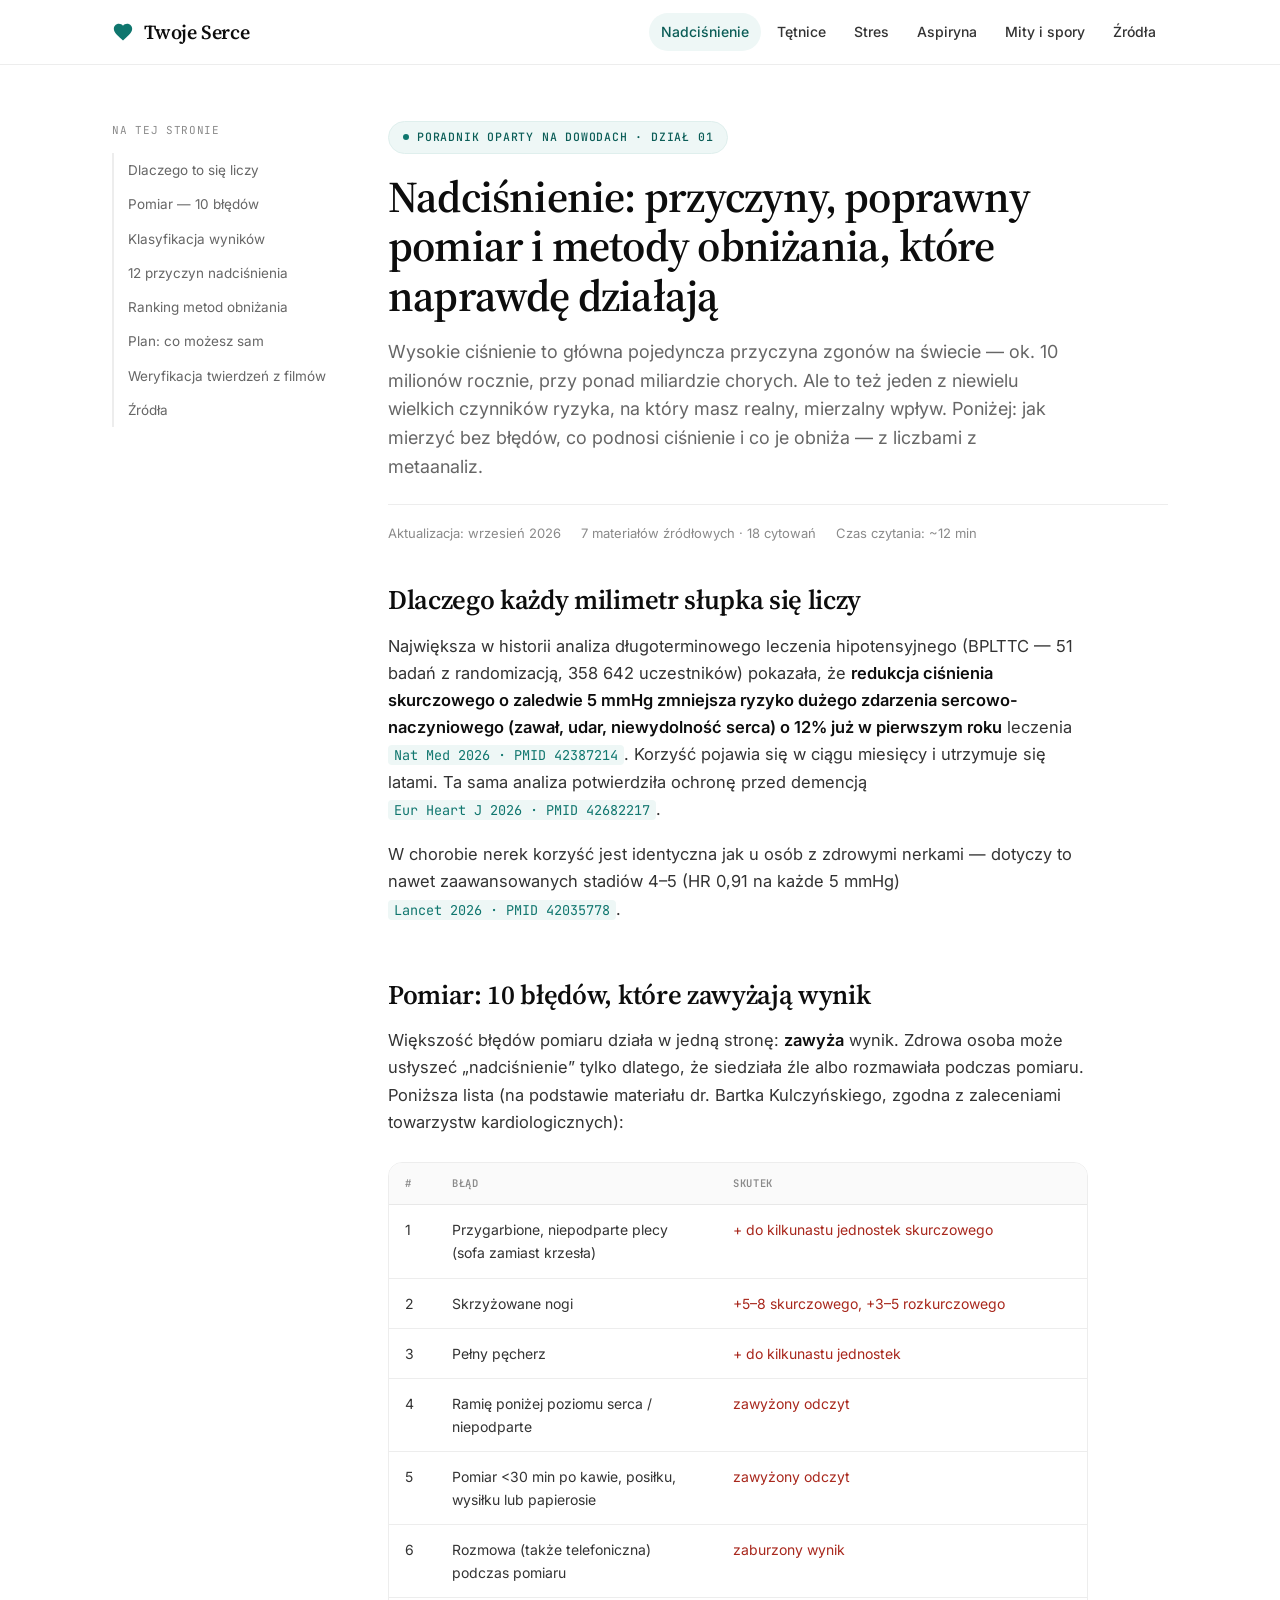
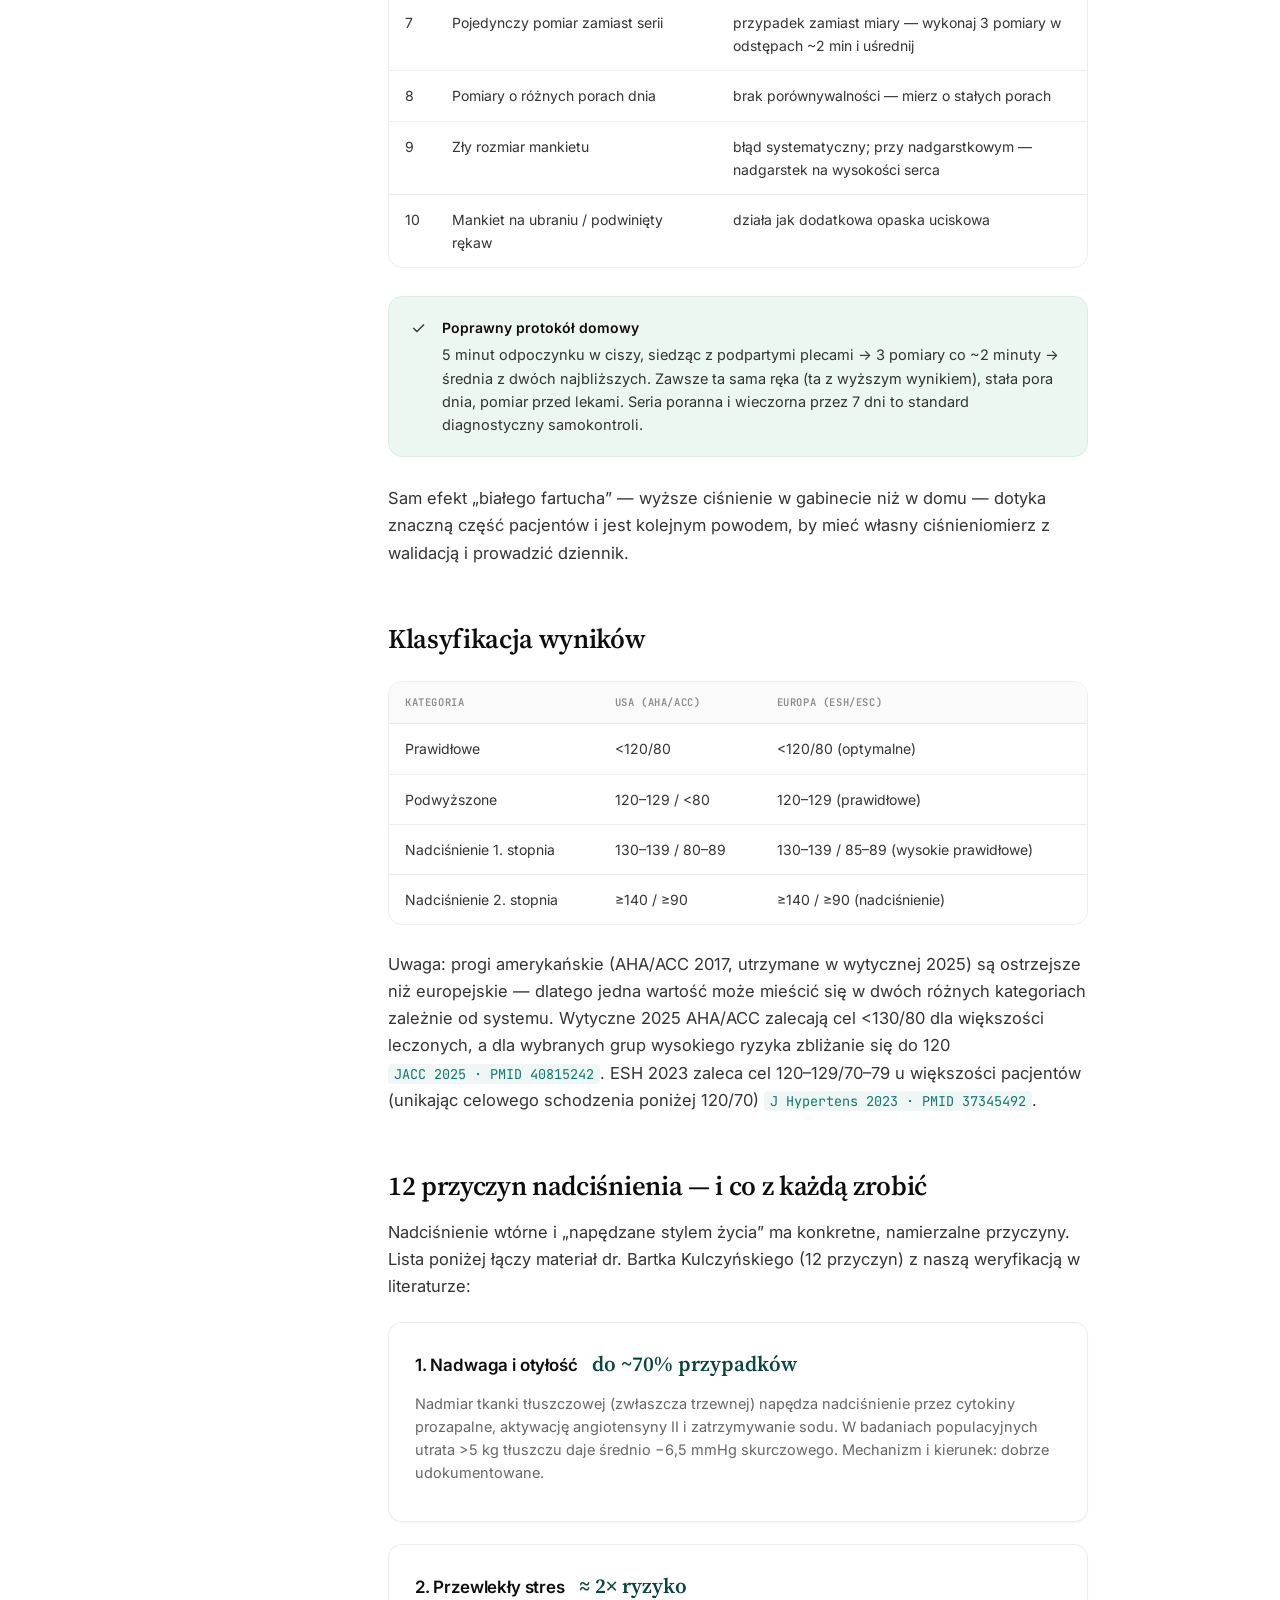
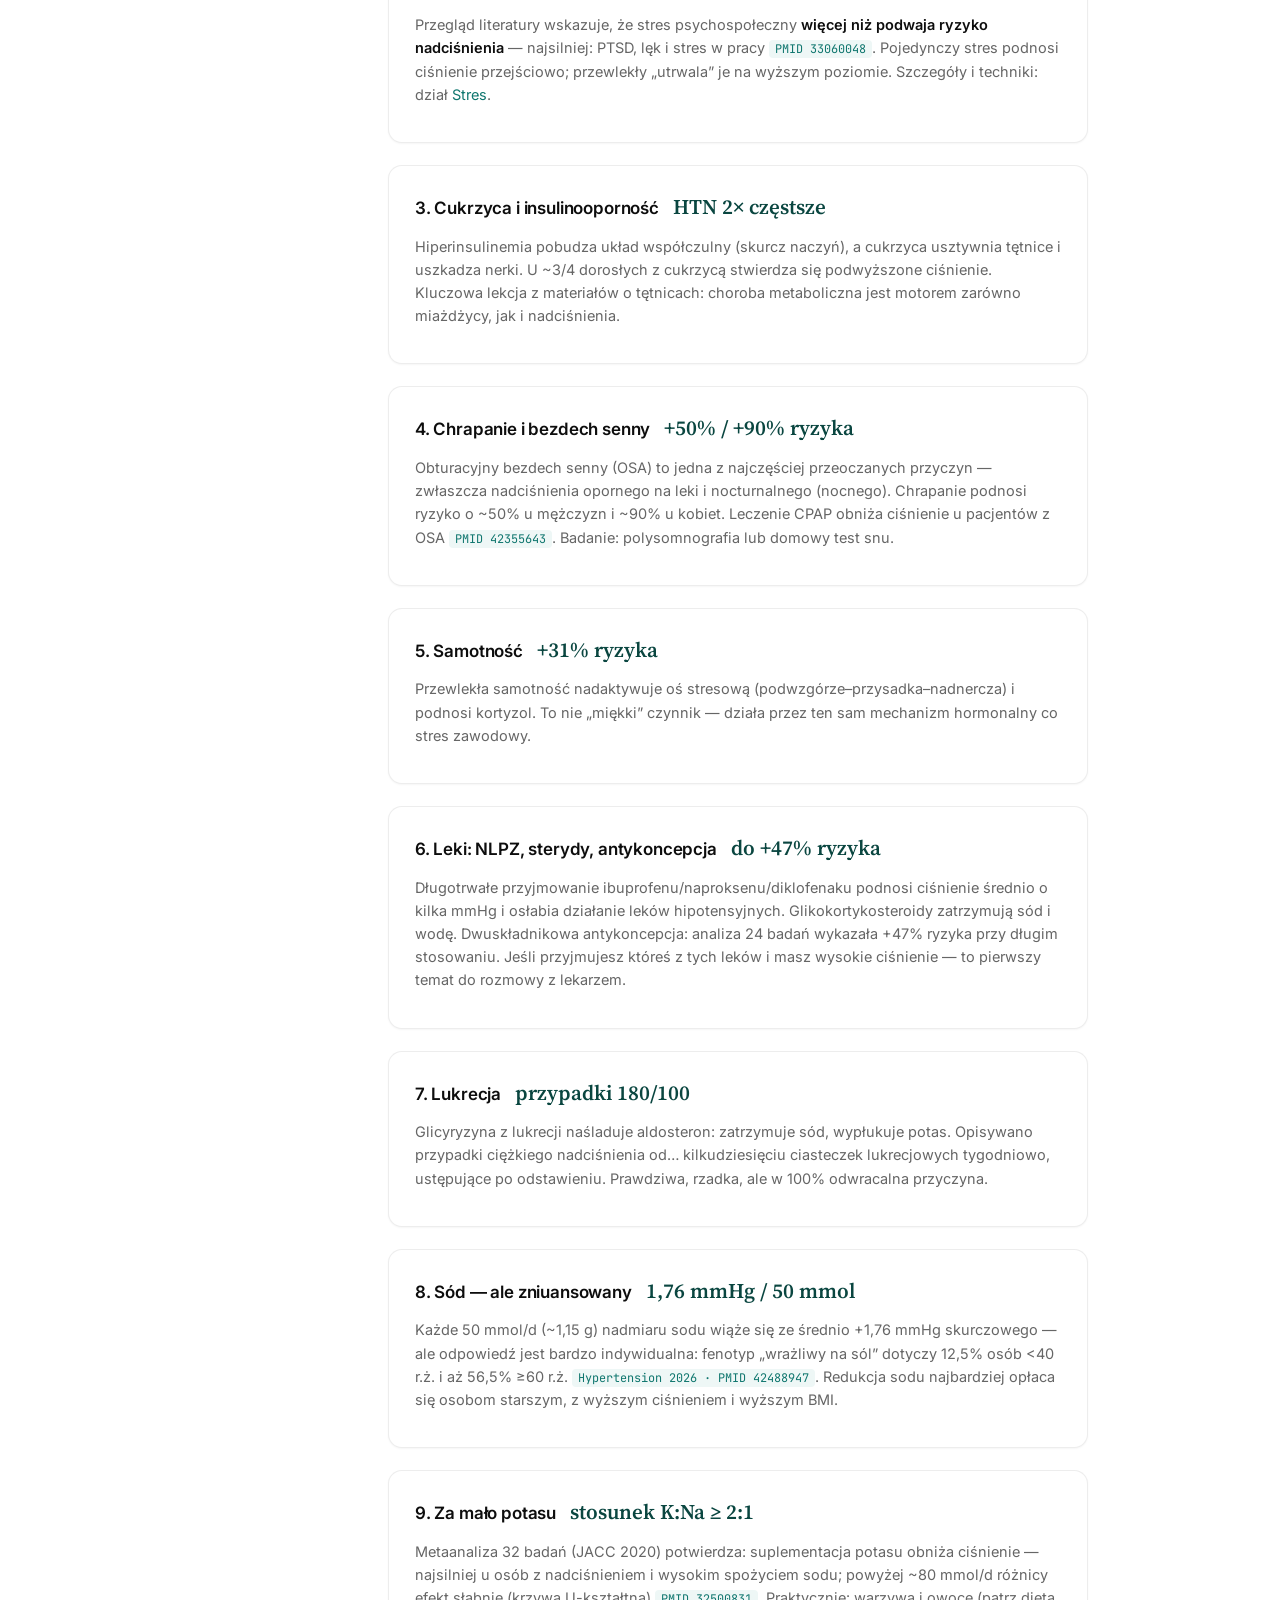
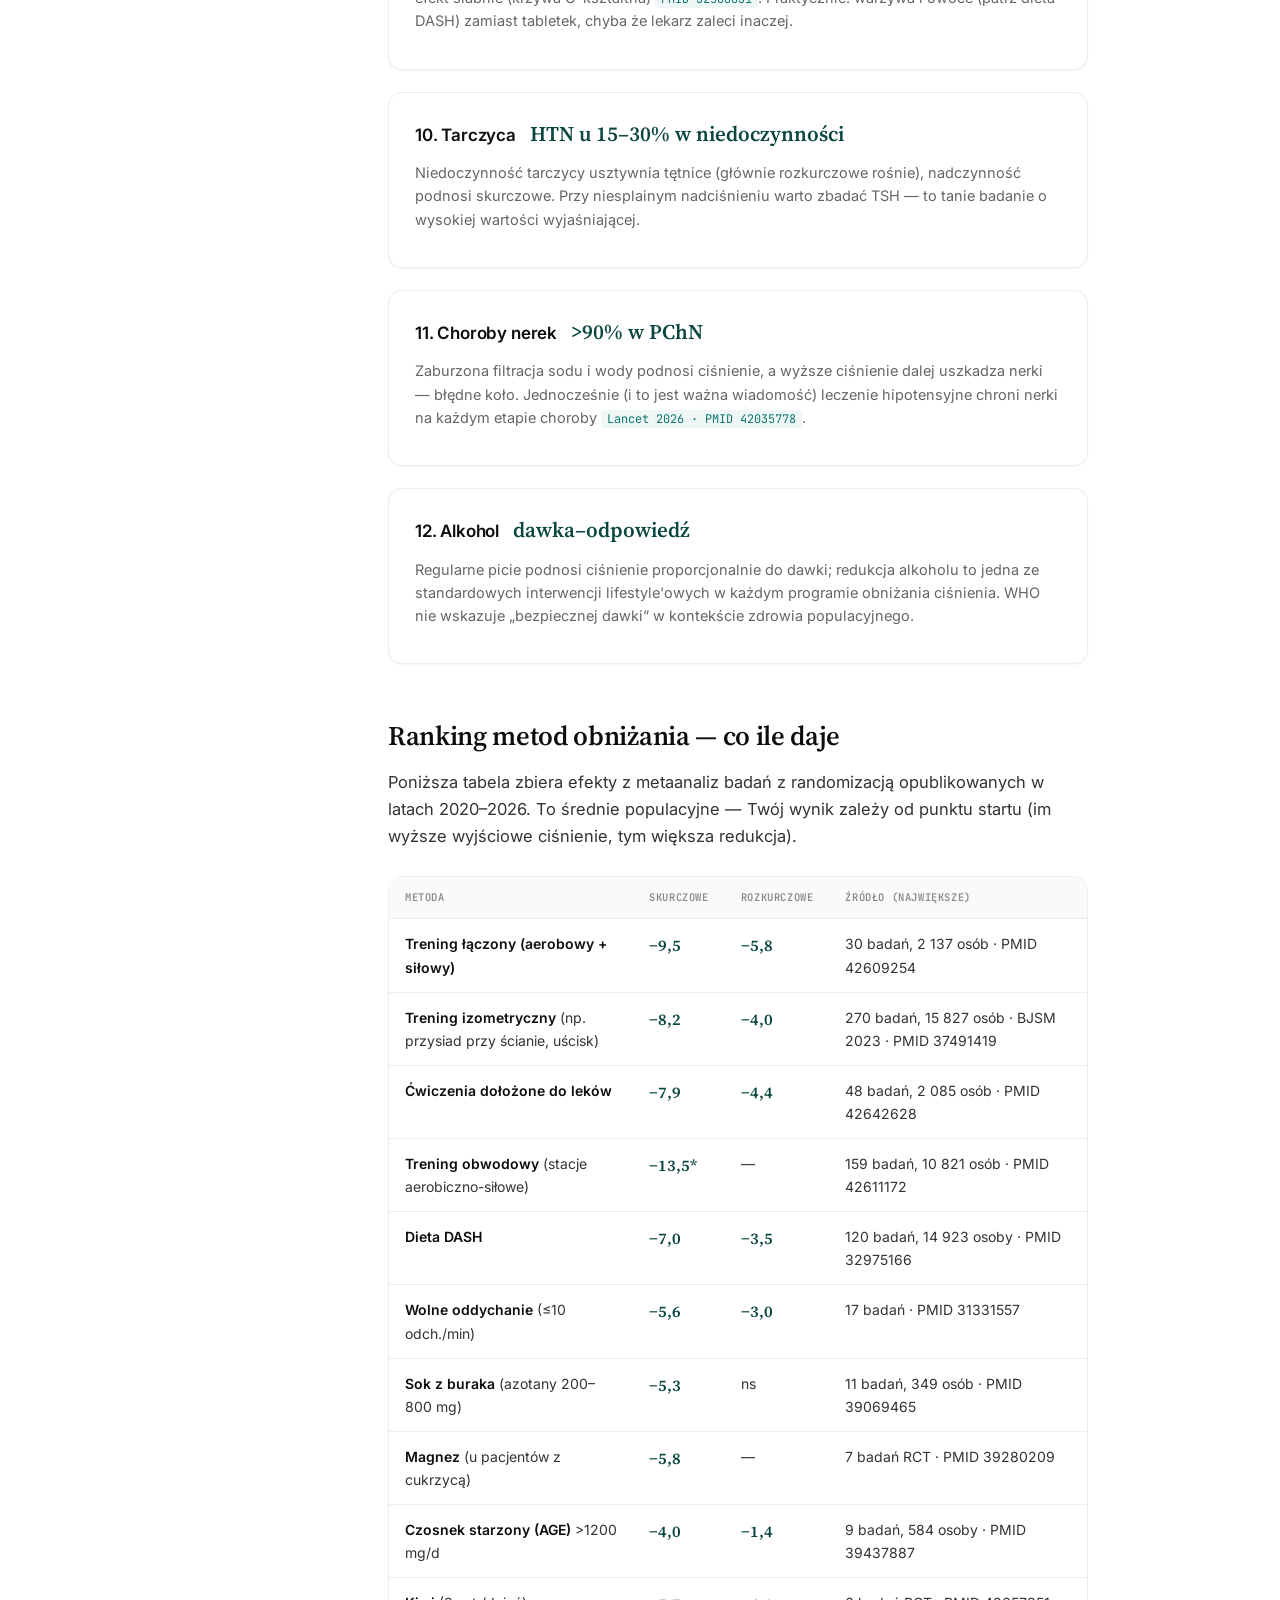
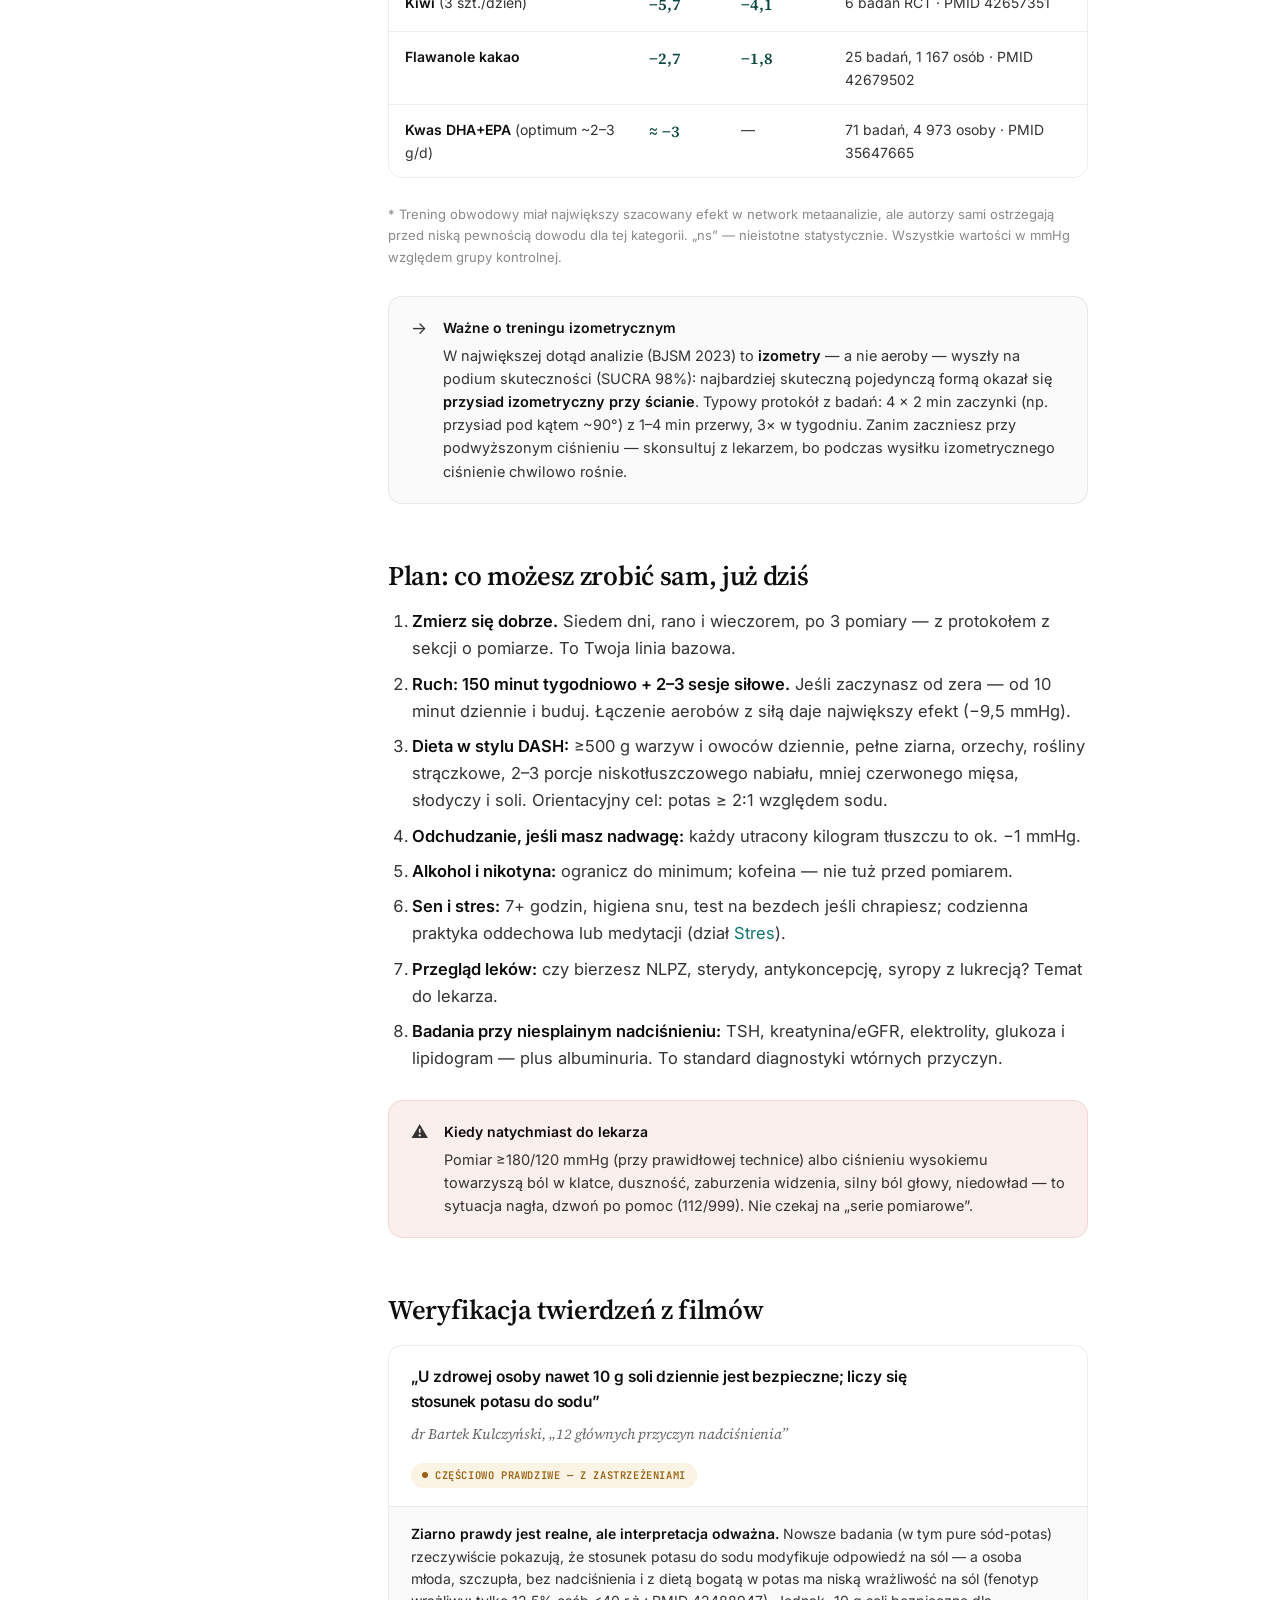
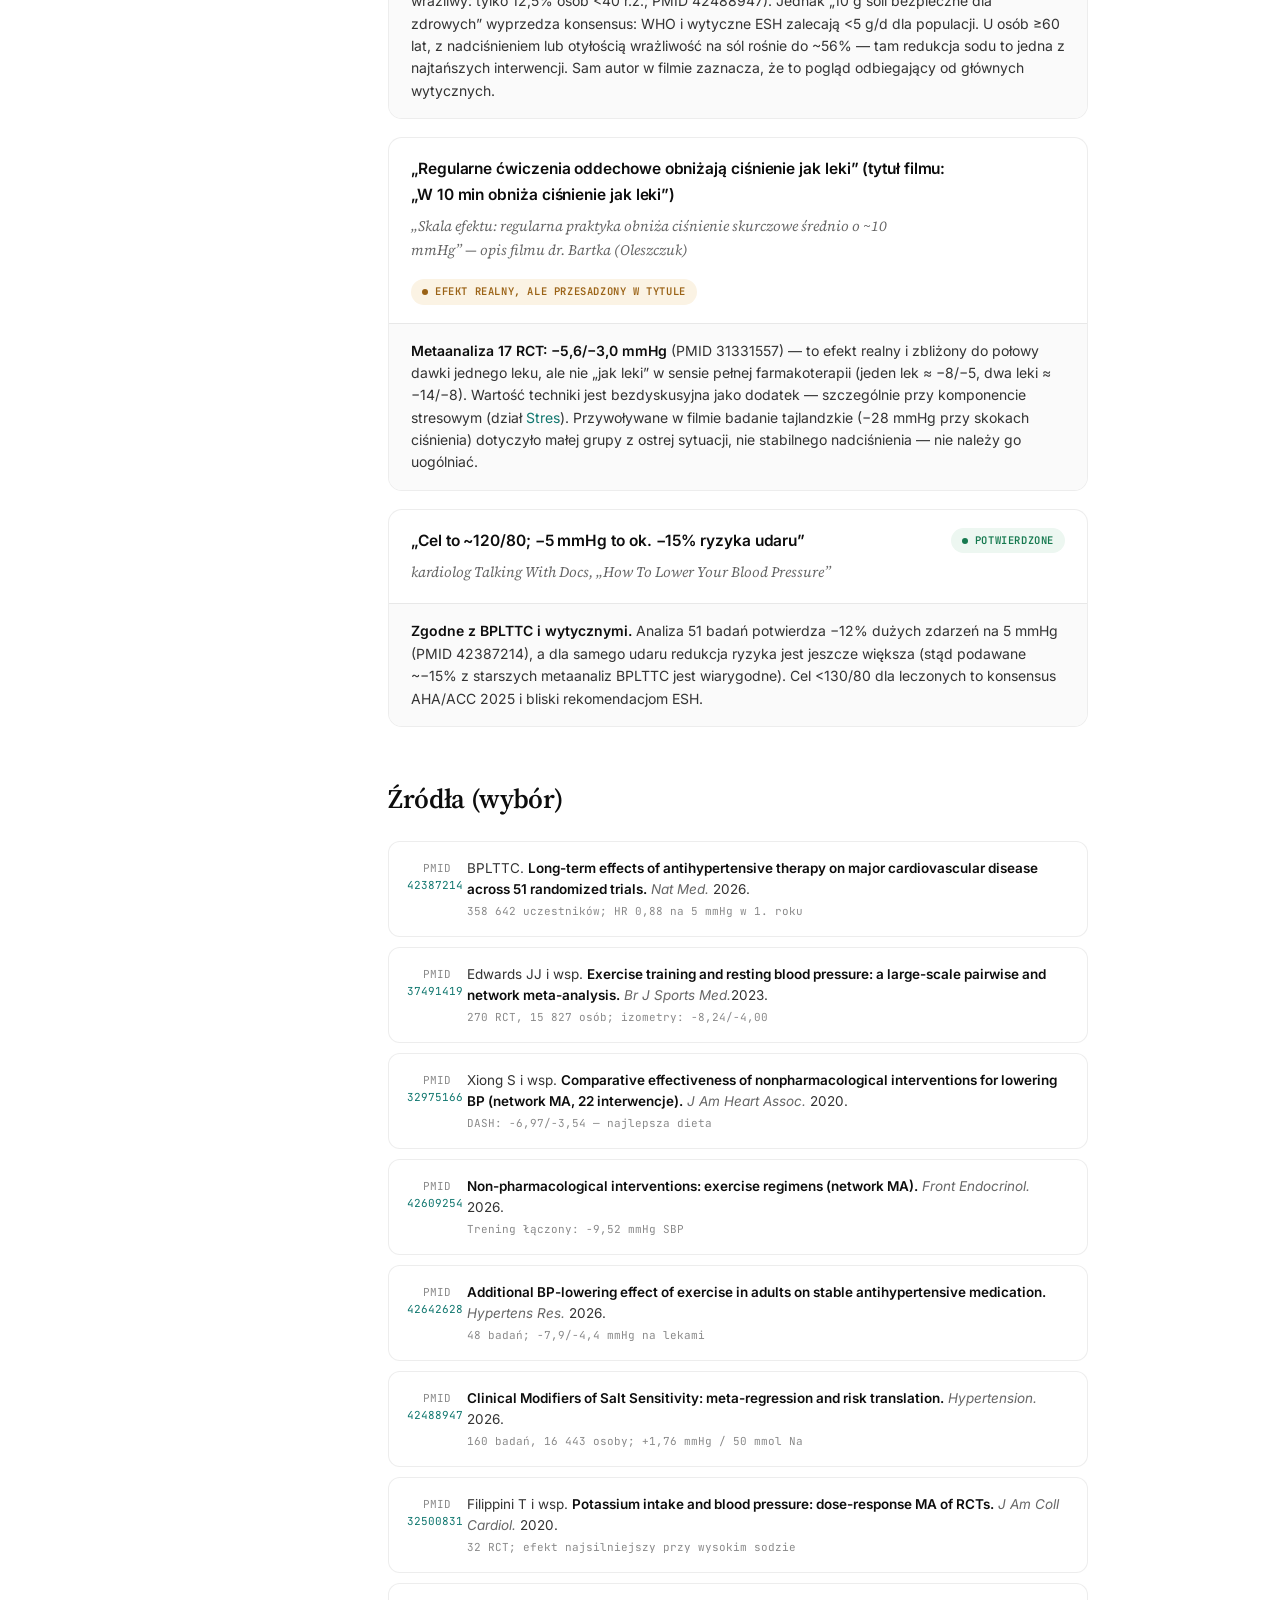
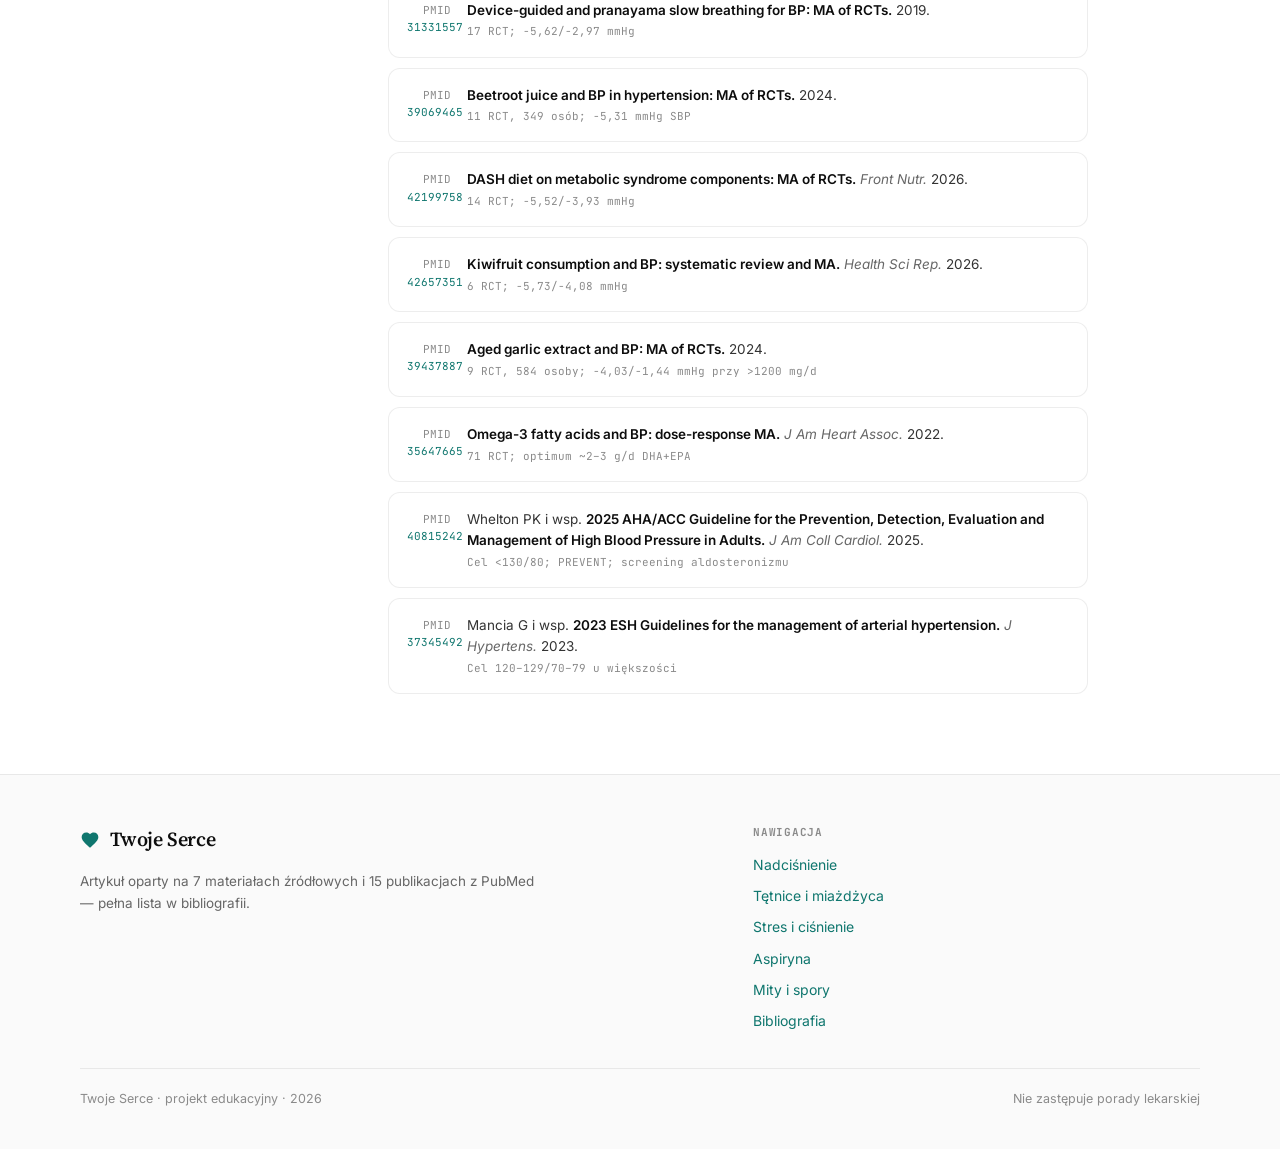
<file: cisnienie.html>
<!DOCTYPE html>
<html lang="pl">
<head>
<meta charset="UTF-8">
<meta name="viewport" content="width=device-width, initial-scale=1.0">
<title>Nadciśnienie — przyczyny, pomiar, obniżanie · Twoje Serce</title>
<meta name="description" content="12 przyczyn nadciśnienia, 10 błędów pomiaru i ranking metod obniżania ciśnienia wg metaanaliz: trening izometryczny −8,2 mmHg, DASH, oddychanie, buraki. Z numerami PMID.">
<link rel="preconnect" href="https://fonts.googleapis.com">
<link rel="preconnect" href="https://fonts.gstatic.com" crossorigin>
<link href="https://fonts.googleapis.com/css2?family=Source+Serif+4:opsz,wght@8..60,400;8..60,600;8..60,700&family=Inter:wght@400;500;600&family=JetBrains+Mono:wght@400;500;600&display=swap" rel="stylesheet">
<link rel="stylesheet" href="assets/style.css">
<link rel="icon" href="data:image/svg+xml,<svg xmlns='http://www.w3.org/2000/svg' viewBox='0 0 24 24' fill='%230F766E'><path d='M12 21.35l-1.45-1.32C5.4 15.36 2 12.28 2 8.5 2 5.42 4.42 3 7.5 3c1.74 0 3.41.81 4.5 2.09C13.09 3.81 14.76 3 16.5 3 19.58 3 22 5.42 22 8.5c0 3.78-3.4 6.86-8.55 11.54L12 21.35z'/></svg>">
</head>
<body>

<nav class="nav">
  <div class="nav-inner">
    <a class="brand" href="index.html">
      <svg width="22" height="22" viewBox="0 0 24 24" fill="#0F766E"><path d="M12 21.35l-1.45-1.32C5.4 15.36 2 12.28 2 8.5 2 5.42 4.42 3 7.5 3c1.74 0 3.41.81 4.5 2.09C13.09 3.81 14.76 3 16.5 3 19.58 3 22 5.42 22 8.5c0 3.78-3.4 6.86-8.55 11.54L12 21.35z"/></svg>
      Twoje Serce
    </a>
    <button class="nav-burger" aria-label="Menu" onclick="document.getElementById('navlinks').classList.toggle('open')">
      <svg width="20" height="20" viewBox="0 0 24 24" fill="none" stroke="#0d0d0d" stroke-width="2"><path d="M3 6h18M3 12h18M3 18h18"/></svg>
    </button>
    <div class="nav-links" id="navlinks">
      <a href="cisnienie.html" class="active">Nadciśnienie</a>
      <a href="tetnice.html">Tętnice</a>
      <a href="stres.html">Stres</a>
      <a href="aspiryna.html">Aspiryna</a>
      <a href="mity.html">Mity i spory</a>
      <a href="zrodla.html">Źródła</a>
    </div>
  </div>
</nav>

<div class="article-layout">
  <aside class="toc">
    <div class="toc-title">Na tej stronie</div>
    <a href="#dlaczego">Dlaczego to się liczy</a>
    <a href="#pomiar">Pomiar — 10 błędów</a>
    <a href="#klasyfikacja">Klasyfikacja wyników</a>
    <a href="#przyczyny">12 przyczyn nadciśnienia</a>
    <a href="#metody">Ranking metod obniżania</a>
    <a href="#plan">Plan: co możesz sam</a>
    <a href="#weryfikacja">Weryfikacja twierdzeń z filmów</a>
    <a href="#zrodla">Źródła</a>
  </aside>

  <main>
    <header class="article-header">
      <span class="kicker"><span class="dot"></span>Poradnik oparty na dowodach · Dział 01</span>
      <h1>Nadciśnienie: przyczyny, poprawny pomiar i metody obniżania, które naprawdę działają</h1>
      <p class="standfirst">
        Wysokie ciśnienie to główna pojedyncza przyczyna zgonów na świecie — ok. 10 milionów rocznie,
        przy ponad miliardzie chorych. Ale to też jeden z niewielu wielkich czynników ryzyka, na który
        masz realny, mierzalny wpływ. Poniżej: jak mierzyć bez błędów, co podnosi ciśnienie
        i co je obniża — z liczbami z metaanaliz.
      </p>
      <div class="article-meta">
        <span>Aktualizacja: wrzesień 2026</span>
        <span>7 materiałów źródłowych · 18 cytowań</span>
        <span>Czas czytania: ~12 min</span>
      </div>
    </header>

    <div class="prose">
      <h2 id="dlaczego">Dlaczego każdy milimetr słupka się liczy</h2>
      <p>
        Największa w historii analiza długoterminowego leczenia hipotensyjnego (BPLTTC —
        51 badań z randomizacją, 358&nbsp;642 uczestników) pokazała, że <strong>redukcja ciśnienia
        skurczowego o zaledwie 5 mmHg zmniejsza ryzyko dużego zdarzenia sercowo-naczyniowego
        (zawał, udar, niewydolność serca) o 12% już w pierwszym roku</strong> leczenia
        <span class="src-inline">Nat Med 2026 · PMID 42387214</span>. Korzyść pojawia się w ciągu
        miesięcy i utrzymuje się latami. Ta sama analiza potwierdziła ochronę przed demencją
        <span class="src-inline">Eur Heart J 2026 · PMID 42682217</span>.
      </p>
      <p>
        W chorobie nerek korzyść jest identyczna jak u osób z zdrowymi nerkami — dotyczy to
        nawet zaawansowanych stadiów 4–5 (HR 0,91 na każde 5 mmHg)
        <span class="src-inline">Lancet 2026 · PMID 42035778</span>.
      </p>

      <h2 id="pomiar">Pomiar: 10 błędów, które zawyżają wynik</h2>
      <p>
        Większość błędów pomiaru działa w jedną stronę: <strong>zawyża</strong> wynik. Zdrowa osoba
        może usłyszeć „nadciśnienie” tylko dlatego, że siedziała źle albo rozmawiała podczas pomiaru.
        Poniższa lista (na podstawie materiału dr. Bartka Kulczyńskiego, zgodna z zaleceniami
        towarzystw kardiologicznych):
      </p>
      <div class="tbl-wrap">
        <table class="tbl">
          <thead><tr><th>#</th><th>Błąd</th><th>Skutek</th></tr></thead>
          <tbody>
            <tr><td>1</td><td>Przygarbione, niepodparte plecy (sofa zamiast krzesła)</td><td class="pos">+ do kilkunastu jednostek skurczowego</td></tr>
            <tr><td>2</td><td>Skrzyżowane nogi</td><td class="pos">+5–8 skurczowego, +3–5 rozkurczowego</td></tr>
            <tr><td>3</td><td>Pełny pęcherz</td><td class="pos">+ do kilkunastu jednostek</td></tr>
            <tr><td>4</td><td>Ramię poniżej poziomu serca / niepodparte</td><td class="pos">zawyżony odczyt</td></tr>
            <tr><td>5</td><td>Pomiar &lt;30 min po kawie, posiłku, wysiłku lub papierosie</td><td class="pos">zawyżony odczyt</td></tr>
            <tr><td>6</td><td>Rozmowa (także telefoniczna) podczas pomiaru</td><td class="pos">zaburzony wynik</td></tr>
            <tr><td>7</td><td>Pojedynczy pomiar zamiast serii</td><td>przypadek zamiast miary — wykonaj 3 pomiary w odstępach ~2 min i uśrednij</td></tr>
            <tr><td>8</td><td>Pomiary o różnych porach dnia</td><td>brak porównywalności — mierz o stałych porach</td></tr>
            <tr><td>9</td><td>Zły rozmiar mankietu</td><td>błąd systematyczny; przy nadgarstkowym — nadgarstek na wysokości serca</td></tr>
            <tr><td>10</td><td>Mankiet na ubraniu / podwinięty rękaw</td><td>działa jak dodatkowa opaska uciskowa</td></tr>
          </tbody>
        </table>
      </div>
      <div class="callout ok">
        <span class="ic">✓</span>
        <div>
          <span class="t">Poprawny protokół domowy</span>
          <p>5 minut odpoczynku w ciszy, siedząc z podpartymi plecami → 3 pomiary co ~2 minuty → średnia z dwóch najbliższych. Zawsze ta sama ręka (ta z wyższym wynikiem), stała pora dnia, pomiar przed lekami. Seria poranna i wieczorna przez 7 dni to standard diagnostyczny samokontroli.</p>
        </div>
      </div>
      <p>
        Sam efekt „białego fartucha” — wyższe ciśnienie w gabinecie niż w domu — dotyka znaczną
        część pacjentów i jest kolejnym powodem, by mieć własny ciśnieniomierz z walidacją
        i prowadzić dziennik.
      </p>

      <h2 id="klasyfikacja">Klasyfikacja wyników</h2>
      <div class="tbl-wrap">
        <table class="tbl">
          <thead><tr><th>Kategoria</th><th>USA (AHA/ACC)</th><th>Europa (ESH/ESC)</th></tr></thead>
          <tbody>
            <tr><td>Prawidłowe</td><td>&lt;120/80</td><td>&lt;120/80 (optymalne)</td></tr>
            <tr><td>Podwyższone</td><td>120–129 / &lt;80</td><td>120–129 (prawidłowe)</td></tr>
            <tr><td>Nadciśnienie 1. stopnia</td><td>130–139 / 80–89</td><td>130–139 / 85–89 (wysokie prawidłowe)</td></tr>
            <tr><td>Nadciśnienie 2. stopnia</td><td>≥140 / ≥90</td><td>≥140 / ≥90 (nadciśnienie)</td></tr>
          </tbody>
        </table>
      </div>
      <p>
        Uwaga: progi amerykańskie (AHA/ACC 2017, utrzymane w wytycznej 2025) są ostrzejsze niż
        europejskie — dlatego jedna wartość może mieścić się w dwóch różnych kategoriach zależnie
        od systemu. Wytyczne 2025 AHA/ACC zalecają cel &lt;130/80 dla większości leczonych, a dla
        wybranych grup wysokiego ryzyka zbliżanie się do 120
        <span class="src-inline">JACC 2025 · PMID 40815242</span>. ESH 2023 zaleca cel
        120–129/70–79 u większości pacjentów (unikając celowego schodzenia poniżej 120/70)
        <span class="src-inline">J Hypertens 2023 · PMID 37345492</span>.
      </p>

      <h2 id="przyczyny">12 przyczyn nadciśnienia — i co z każdą zrobić</h2>
      <p>
        Nadciśnienie wtórne i „napędzane stylem życia” ma konkretne, namierzalne przyczyny.
        Lista poniżej łączy materiał dr. Bartka Kulczyńskiego (12 przyczyn) z naszą weryfikacją
        w literaturze:
      </p>

      <div class="evi">
        <div class="evi-head"><span class="evi-name">1. Nadwaga i otyłość</span><span class="evi-effect">do ~70% przypadków</span></div>
        <p>Nadmiar tkanki tłuszczowej (zwłaszcza trzewnej) napędza nadciśnienie przez cytokiny prozapalne, aktywację angiotensyny II i zatrzymywanie sodu. W badaniach populacyjnych utrata &gt;5 kg tłuszczu daje średnio −6,5 mmHg skurczowego. Mechanizm i kierunek: dobrze udokumentowane.</p>
      </div>
      <div class="evi">
        <div class="evi-head"><span class="evi-name">2. Przewlekły stres</span><span class="evi-effect">≈ 2× ryzyko</span></div>
        <p>Przegląd literatury wskazuje, że stres psychospołeczny <strong>więcej niż podwaja ryzyko nadciśnienia</strong> — najsilniej: PTSD, lęk i stres w pracy <span class="src-inline">PMID 33060048</span>. Pojedynczy stres podnosi ciśnienie przejściowo; przewlekły „utrwala” je na wyższym poziomie. Szczegóły i techniki: dział <a href="stres.html">Stres</a>.</p>
      </div>
      <div class="evi">
        <div class="evi-head"><span class="evi-name">3. Cukrzyca i insulinooporność</span><span class="evi-effect">HTN 2× częstsze</span></div>
        <p>Hiperinsulinemia pobudza układ współczulny (skurcz naczyń), a cukrzyca usztywnia tętnice i uszkadza nerki. U ~3/4 dorosłych z cukrzycą stwierdza się podwyższone ciśnienie. Kluczowa lekcja z materiałów o tętnicach: choroba metaboliczna jest motorem zarówno miażdżycy, jak i nadciśnienia.</p>
      </div>
      <div class="evi">
        <div class="evi-head"><span class="evi-name">4. Chrapanie i bezdech senny</span><span class="evi-effect">+50% / +90% ryzyka</span></div>
        <p>Obturacyjny bezdech senny (OSA) to jedna z najczęściej przeoczanych przyczyn — zwłaszcza nadciśnienia opornego na leki i nocturnalnego (nocnego). Chrapanie podnosi ryzyko o ~50% u mężczyzn i ~90% u kobiet. Leczenie CPAP obniża ciśnienie u pacjentów z OSA <span class="src-inline">PMID 42355643</span>. Badanie: polysomnografia lub domowy test snu.</p>
      </div>
      <div class="evi">
        <div class="evi-head"><span class="evi-name">5. Samotność</span><span class="evi-effect">+31% ryzyka</span></div>
        <p>Przewlekła samotność nadaktywuje oś stresową (podwzgórze–przysadka–nadnercza) i podnosi kortyzol. To nie „miękki” czynnik — działa przez ten sam mechanizm hormonalny co stres zawodowy.</p>
      </div>
      <div class="evi">
        <div class="evi-head"><span class="evi-name">6. Leki: NLPZ, sterydy, antykoncepcja</span><span class="evi-effect">do +47% ryzyka</span></div>
        <p>Długotrwałe przyjmowanie ibuprofenu/naproksenu/diklofenaku podnosi ciśnienie średnio o kilka mmHg i osłabia działanie leków hipotensyjnych. Glikokortykosteroidy zatrzymują sód i wodę. Dwuskładnikowa antykoncepcja: analiza 24 badań wykazała +47% ryzyka przy długim stosowaniu. Jeśli przyjmujesz któreś z tych leków i masz wysokie ciśnienie — to pierwszy temat do rozmowy z lekarzem.</p>
      </div>
      <div class="evi">
        <div class="evi-head"><span class="evi-name">7. Lukrecja</span><span class="evi-effect">przypadki 180/100</span></div>
        <p>Glicyryzyna z lukrecji naśladuje aldosteron: zatrzymuje sód, wypłukuje potas. Opisywano przypadki ciężkiego nadciśnienia od… kilkudziesięciu ciasteczek lukrecjowych tygodniowo, ustępujące po odstawieniu. Prawdziwa, rzadka, ale w 100% odwracalna przyczyna.</p>
      </div>
      <div class="evi">
        <div class="evi-head"><span class="evi-name">8. Sód — ale zniuansowany</span><span class="evi-effect">1,76 mmHg / 50 mmol</span></div>
        <p>Każde 50 mmol/d (~1,15 g) nadmiaru sodu wiąże się ze średnio +1,76 mmHg skurczowego — ale odpowiedź jest bardzo indywidualna: fenotyp „wrażliwy na sól” dotyczy 12,5% osób &lt;40 r.ż. i aż 56,5% ≥60 r.ż. <span class="src-inline">Hypertension 2026 · PMID 42488947</span>. Redukcja sodu najbardziej opłaca się osobom starszym, z wyższym ciśnieniem i wyższym BMI.</p>
      </div>
      <div class="evi">
        <div class="evi-head"><span class="evi-name">9. Za mało potasu</span><span class="evi-effect">stosunek K:Na ≥ 2:1</span></div>
        <p>Metaanaliza 32 badań (JACC 2020) potwierdza: suplementacja potasu obniża ciśnienie — najsilniej u osób z nadciśnieniem i wysokim spożyciem sodu; powyżej ~80 mmol/d różnicy efekt słabnie (krzywa U-kształtna) <span class="src-inline">PMID 32500831</span>. Praktycznie: warzywa i owoce (patrz dieta DASH) zamiast tabletek, chyba że lekarz zaleci inaczej.</p>
      </div>
      <div class="evi">
        <div class="evi-head"><span class="evi-name">10. Tarczyca</span><span class="evi-effect">HTN u 15–30% w niedoczynności</span></div>
        <p>Niedoczynność tarczycy usztywnia tętnice (głównie rozkurczowe rośnie), nadczynność podnosi skurczowe. Przy niesplainym nadciśnieniu warto zbadać TSH — to tanie badanie o wysokiej wartości wyjaśniającej.</p>
      </div>
      <div class="evi">
        <div class="evi-head"><span class="evi-name">11. Choroby nerek</span><span class="evi-effect">&gt;90% w PChN</span></div>
        <p>Zaburzona filtracja sodu i wody podnosi ciśnienie, a wyższe ciśnienie dalej uszkadza nerki — błędne koło. Jednocześnie (i to jest ważna wiadomość) leczenie hipotensyjne chroni nerki na każdym etapie choroby <span class="src-inline">Lancet 2026 · PMID 42035778</span>.</p>
      </div>
      <div class="evi">
        <div class="evi-head"><span class="evi-name">12. Alkohol</span><span class="evi-effect">dawka–odpowiedź</span></div>
        <p>Regularne picie podnosi ciśnienie proporcjonalnie do dawki; redukcja alkoholu to jedna ze standardowych interwencji lifestyle'owych w każdym programie obniżania ciśnienia. WHO nie wskazuje „bezpiecznej dawki” w kontekście zdrowia populacyjnego.</p>
      </div>

      <h2 id="metody">Ranking metod obniżania — co ile daje</h2>
      <p>
        Poniższa tabela zbiera efekty z metaanaliz badań z randomizacją opublikowanych
        w latach 2020–2026. To średnie populacyjne — Twój wynik zależy od punktu startu
        (im wyższe wyjściowe ciśnienie, tym większa redukcja).
      </p>

      <div class="tbl-wrap">
        <table class="tbl">
          <thead><tr><th>Metoda</th><th>Skurczowe</th><th>Rozkurczowe</th><th>Źródło (największe)</th></tr></thead>
          <tbody>
            <tr><td><strong>Trening łączony (aerobowy + siłowy)</strong></td><td class="num neg">−9,5</td><td class="num neg">−5,8</td><td>30 badań, 2 137 osób · PMID 42609254</td></tr>
            <tr><td><strong>Trening izometryczny</strong> (np. przysiad przy ścianie, uścisk)</td><td class="num neg">−8,2</td><td class="num neg">−4,0</td><td>270 badań, 15 827 osób · BJSM 2023 · PMID 37491419</td></tr>
            <tr><td><strong>Ćwiczenia dołożone do leków</strong></td><td class="num neg">−7,9</td><td class="num neg">−4,4</td><td>48 badań, 2 085 osób · PMID 42642628</td></tr>
            <tr><td><strong>Trening obwodowy</strong> (stacje aerobiczno-siłowe)</td><td class="num neg">−13,5*</td><td>—</td><td>159 badań, 10 821 osób · PMID 42611172</td></tr>
            <tr><td><strong>Dieta DASH</strong></td><td class="num neg">−7,0</td><td class="num neg">−3,5</td><td>120 badań, 14 923 osoby · PMID 32975166</td></tr>
            <tr><td><strong>Wolne oddychanie</strong> (≤10 odch./min)</td><td class="num neg">−5,6</td><td class="num neg">−3,0</td><td>17 badań · PMID 31331557</td></tr>
            <tr><td><strong>Sok z buraka</strong> (azotany 200–800 mg)</td><td class="num neg">−5,3</td><td>ns</td><td>11 badań, 349 osób · PMID 39069465</td></tr>
            <tr><td><strong>Magnez</strong> (u pacjentów z cukrzycą)</td><td class="num neg">−5,8</td><td>—</td><td>7 badań RCT · PMID 39280209</td></tr>
            <tr><td><strong>Czosnek starzony (AGE)</strong> &gt;1200 mg/d</td><td class="num neg">−4,0</td><td class="num neg">−1,4</td><td>9 badań, 584 osoby · PMID 39437887</td></tr>
            <tr><td><strong>Kiwi</strong> (3 szt./dzień)</td><td class="num neg">−5,7</td><td class="num neg">−4,1</td><td>6 badań RCT · PMID 42657351</td></tr>
            <tr><td><strong>Flawanole kakao</strong></td><td class="num neg">−2,7</td><td class="num neg">−1,8</td><td>25 badań, 1 167 osób · PMID 42679502</td></tr>
            <tr><td><strong>Kwas DHA+EPA</strong> (optimum ~2–3 g/d)</td><td class="num neg">≈ −3</td><td>—</td><td>71 badań, 4 973 osoby · PMID 35647665</td></tr>
          </tbody>
        </table>
      </div>
      <p class="small">* Trening obwodowy miał największy szacowany efekt w network metaanalizie, ale autorzy sami ostrzegają przed niską pewnością dowodu dla tej kategorii. „ns” — nieistotne statystycznie. Wszystkie wartości w mmHg względem grupy kontrolnej.</p>

      <div class="callout">
        <span class="ic">→</span>
        <div>
          <span class="t">Ważne o treningu izometrycznym</span>
          <p>W największej dotąd analizie (BJSM 2023) to <strong>izometry</strong> — a nie aeroby — wyszły na podium skuteczności (SUCRA 98%): najbardziej skuteczną pojedynczą formą okazał się <strong>przysiad izometryczny przy ścianie</strong>. Typowy protokół z badań: 4 × 2 min zaczynki (np. przysiad pod kątem ~90°) z 1–4 min przerwy, 3× w tygodniu. Zanim zaczniesz przy podwyższonym ciśnieniu — skonsultuj z lekarzem, bo podczas wysiłku izometrycznego ciśnienie chwilowo rośnie.</p>
        </div>
      </div>

      <h2 id="plan">Plan: co możesz zrobić sam, już dziś</h2>
      <ol>
        <li><strong>Zmierz się dobrze.</strong> Siedem dni, rano i wieczorem, po 3 pomiary — z protokołem z sekcji o pomiarze. To Twoja linia bazowa.</li>
        <li><strong>Ruch: 150 minut tygodniowo + 2–3 sesje siłowe.</strong> Jeśli zaczynasz od zera — od 10 minut dziennie i buduj. Łączenie aerobów z siłą daje największy efekt (−9,5 mmHg).</li>
        <li><strong>Dieta w stylu DASH:</strong> ≥500 g warzyw i owoców dziennie, pełne ziarna, orzechy, rośliny strączkowe, 2–3 porcje niskotłuszczowego nabiału, mniej czerwonego mięsa, słodyczy i soli. Orientacyjny cel: potas ≥ 2:1 względem sodu.</li>
        <li><strong>Odchudzanie, jeśli masz nadwagę:</strong> każdy utracony kilogram tłuszczu to ok. −1 mmHg.</li>
        <li><strong>Alkohol i nikotyna:</strong> ogranicz do minimum; kofeina — nie tuż przed pomiarem.</li>
        <li><strong>Sen i stres:</strong> 7+ godzin, higiena snu, test na bezdech jeśli chrapiesz; codzienna praktyka oddechowa lub medytacji (dział <a href="stres.html">Stres</a>).</li>
        <li><strong>Przegląd leków:</strong> czy bierzesz NLPZ, sterydy, antykoncepcję, syropy z lukrecją? Temat do lekarza.</li>
        <li><strong>Badania przy niesplainym nadciśnieniu:</strong> TSH, kreatynina/eGFR, elektrolity, glukoza i lipidogram — plus albuminuria. To standard diagnostyki wtórnych przyczyn.</li>
      </ol>
      <div class="callout danger">
        <span class="ic">⚠</span>
        <div>
          <span class="t">Kiedy natychmiast do lekarza</span>
          <p>Pomiar ≥180/120 mmHg (przy prawidłowej technice) albo ciśnieniu wysokiemu towarzyszą ból w klatce, duszność, zaburzenia widzenia, silny ból głowy, niedowład — to sytuacja nagła, dzwoń po pomoc (112/999). Nie czekaj na „serie pomiarowe”.</p>
        </div>
      </div>

      <h2 id="weryfikacja">Weryfikacja twierdzeń z filmów</h2>

      <div class="fact">
        <div class="fact-head">
          <div class="fact-head-left">
            <div class="fact-claim">„U zdrowej osoby nawet 10 g soli dziennie jest bezpieczne; liczy się stosunek potasu do sodu”</div>
            <div class="fact-quote">dr Bartek Kulczyński, „12 głównych przyczyn nadciśnienia”</div>
          </div>
          <span class="badge badge-warn">Częściowo prawdziwe — z zastrzeżeniami</span>
        </div>
        <div class="fact-verdict">
          <p><span class="vv">Ziarno prawdy jest realne, ale interpretacja odważna.</span> Nowsze badania (w tym pure sód-potas) rzeczywiście pokazują, że stosunek potasu do sodu modyfikuje odpowiedź na sól — a osoba młoda, szczupła, bez nadciśnienia i z dietą bogatą w potas ma niską wrażliwość na sól (fenotyp wrażliwy: tylko 12,5% osób &lt;40 r.ż.; PMID 42488947). Jednak „10 g soli bezpieczne dla zdrowych” wyprzedza konsensus: WHO i wytyczne ESH zalecają &lt;5 g/d dla populacji. U osób ≥60 lat, z nadciśnieniem lub otyłością wrażliwość na sól rośnie do ~56% — tam redukcja sodu to jedna z najtańszych interwencji. Sam autor w filmie zaznacza, że to pogląd odbiegający od głównych wytycznych.</p>
        </div>
      </div>

      <div class="fact">
        <div class="fact-head">
          <div class="fact-head-left">
            <div class="fact-claim">„Regularne ćwiczenia oddechowe obniżają ciśnienie jak leki” (tytuł filmu: „W 10 min obniża ciśnienie jak leki”)</div>
            <div class="fact-quote">„Skala efektu: regularna praktyka obniża ciśnienie skurczowe średnio o ~10 mmHg” — opis filmu dr. Bartka (Oleszczuk)</div>
          </div>
          <span class="badge badge-warn">Efekt realny, ale przesadzony w tytule</span>
        </div>
        <div class="fact-verdict">
          <p><span class="vv">Metaanaliza 17 RCT: −5,6/−3,0 mmHg</span> (PMID 31331557) — to efekt realny i zbliżony do połowy dawki jednego leku, ale nie „jak leki” w sensie pełnej farmakoterapii (jeden lek ≈ −8/−5, dwa leki ≈ −14/−8). Wartość techniki jest bezdyskusyjna jako dodatek — szczególnie przy komponencie stresowym (dział <a href="stres.html">Stres</a>). Przywoływane w filmie badanie tajlandzkie (−28 mmHg przy skokach ciśnienia) dotyczyło małej grupy z ostrej sytuacji, nie stabilnego nadciśnienia — nie należy go uogólniać.</p>
        </div>
      </div>

      <div class="fact">
        <div class="fact-head">
          <div class="fact-head-left">
            <div class="fact-claim">„Cel to ~120/80; −5 mmHg to ok. −15% ryzyka udaru”</div>
            <div class="fact-quote">kardiolog Talking With Docs, „How To Lower Your Blood Pressure”</div>
          </div>
          <span class="badge badge-ok">Potwierdzone</span>
        </div>
        <div class="fact-verdict">
          <p><span class="vv">Zgodne z BPLTTC i wytycznymi.</span> Analiza 51 badań potwierdza −12% dużych zdarzeń na 5 mmHg (PMID 42387214), a dla samego udaru redukcja ryzyka jest jeszcze większa (stąd podawane ~−15% z starszych metaanaliz BPLTTC jest wiarygodne). Cel &lt;130/80 dla leczonych to konsensus AHA/ACC 2025 i bliski rekomendacjom ESH.</p>
        </div>
      </div>

      <h2 id="zrodla">Źródła (wybór)</h2>
      <div class="sources-list">
        <div class="source-item">
          <div class="pmid">PMID<br><a href="https://pubmed.ncbi.nlm.nih.gov/42387214/">42387214</a></div>
          <div>BPLTTC. <strong>Long-term effects of antihypertensive therapy on major cardiovascular disease across 51 randomized trials.</strong> <span class="jr">Nat Med.</span> 2026. <span class="yr">358 642 uczestników; HR 0,88 na 5 mmHg w 1. roku</span></div>
        </div>
        <div class="source-item">
          <div class="pmid">PMID<br><a href="https://pubmed.ncbi.nlm.nih.gov/37491419/">37491419</a></div>
          <div>Edwards JJ i wsp. <strong>Exercise training and resting blood pressure: a large-scale pairwise and network meta-analysis.</strong> <span class="jr">Br J Sports Med.</span>2023. <span class="yr">270 RCT, 15 827 osób; izometry: −8,24/−4,00</span></div>
        </div>
        <div class="source-item">
          <div class="pmid">PMID<br><a href="https://pubmed.ncbi.nlm.nih.gov/32975166/">32975166</a></div>
          <div>Xiong S i wsp. <strong>Comparative effectiveness of nonpharmacological interventions for lowering BP (network MA, 22 interwencje).</strong> <span class="jr">J Am Heart Assoc.</span> 2020. <span class="yr">DASH: −6,97/−3,54 — najlepsza dieta</span></div>
        </div>
        <div class="source-item">
          <div class="pmid">PMID<br><a href="https://pubmed.ncbi.nlm.nih.gov/42609254/">42609254</a></div>
          <div><strong>Non-pharmacological interventions: exercise regimens (network MA).</strong> <span class="jr">Front Endocrinol.</span> 2026. <span class="yr">Trening łączony: −9,52 mmHg SBP</span></div>
        </div>
        <div class="source-item">
          <div class="pmid">PMID<br><a href="https://pubmed.ncbi.nlm.nih.gov/42642628/">42642628</a></div>
          <div><strong>Additional BP-lowering effect of exercise in adults on stable antihypertensive medication.</strong> <span class="jr">Hypertens Res.</span> 2026. <span class="yr">48 badań; −7,9/−4,4 mmHg na lekami</span></div>
        </div>
        <div class="source-item">
          <div class="pmid">PMID<br><a href="https://pubmed.ncbi.nlm.nih.gov/42488947/">42488947</a></div>
          <div><strong>Clinical Modifiers of Salt Sensitivity: meta-regression and risk translation.</strong> <span class="jr">Hypertension.</span> 2026. <span class="yr">160 badań, 16 443 osoby; +1,76 mmHg / 50 mmol Na</span></div>
        </div>
        <div class="source-item">
          <div class="pmid">PMID<br><a href="https://pubmed.ncbi.nlm.nih.gov/32500831/">32500831</a></div>
          <div>Filippini T i wsp. <strong>Potassium intake and blood pressure: dose-response MA of RCTs.</strong> <span class="jr">J Am Coll Cardiol.</span> 2020. <span class="yr">32 RCT; efekt najsilniejszy przy wysokim sodzie</span></div>
        </div>
        <div class="source-item">
          <div class="pmid">PMID<br><a href="https://pubmed.ncbi.nlm.nih.gov/31331557/">31331557</a></div>
          <div><strong>Device-guided and pranayama slow breathing for BP: MA of RCTs.</strong> 2019. <span class="yr">17 RCT; −5,62/−2,97 mmHg</span></div>
        </div>
        <div class="source-item">
          <div class="pmid">PMID<br><a href="https://pubmed.ncbi.nlm.nih.gov/39069465/">39069465</a></div>
          <div><strong>Beetroot juice and BP in hypertension: MA of RCTs.</strong> 2024. <span class="yr">11 RCT, 349 osób; −5,31 mmHg SBP</span></div>
        </div>
        <div class="source-item">
          <div class="pmid">PMID<br><a href="https://pubmed.ncbi.nlm.nih.gov/42199758/">42199758</a></div>
          <div><strong>DASH diet on metabolic syndrome components: MA of RCTs.</strong> <span class="jr">Front Nutr.</span> 2026. <span class="yr">14 RCT; −5,52/−3,93 mmHg</span></div>
        </div>
        <div class="source-item">
          <div class="pmid">PMID<br><a href="https://pubmed.ncbi.nlm.nih.gov/42657351/">42657351</a></div>
          <div><strong>Kiwifruit consumption and BP: systematic review and MA.</strong> <span class="jr">Health Sci Rep.</span> 2026. <span class="yr">6 RCT; −5,73/−4,08 mmHg</span></div>
        </div>
        <div class="source-item">
          <div class="pmid">PMID<br><a href="https://pubmed.ncbi.nlm.nih.gov/39437887/">39437887</a></div>
          <div><strong>Aged garlic extract and BP: MA of RCTs.</strong> 2024. <span class="yr">9 RCT, 584 osoby; −4,03/−1,44 mmHg przy &gt;1200 mg/d</span></div>
        </div>
        <div class="source-item">
          <div class="pmid">PMID<br><a href="https://pubmed.ncbi.nlm.nih.gov/35647665/">35647665</a></div>
          <div><strong>Omega-3 fatty acids and BP: dose-response MA.</strong> <span class="jr">J Am Heart Assoc.</span> 2022. <span class="yr">71 RCT; optimum ~2–3 g/d DHA+EPA</span></div>
        </div>
        <div class="source-item">
          <div class="pmid">PMID<br><a href="https://pubmed.ncbi.nlm.nih.gov/40815242/">40815242</a></div>
          <div>Whelton PK i wsp. <strong>2025 AHA/ACC Guideline for the Prevention, Detection, Evaluation and Management of High Blood Pressure in Adults.</strong> <span class="jr">J Am Coll Cardiol.</span> 2025. <span class="yr">Cel &lt;130/80; PREVENT; screening aldosteronizmu</span></div>
        </div>
        <div class="source-item">
          <div class="pmid">PMID<br><a href="https://pubmed.ncbi.nlm.nih.gov/37345492/">37345492</a></div>
          <div>Mancia G i wsp. <strong>2023 ESH Guidelines for the management of arterial hypertension.</strong> <span class="jr">J Hypertens.</span> 2023. <span class="yr">Cel 120–129/70–79 u większości</span></div>
        </div>
      </div>
    </div>
  </main>
</div>

<footer class="footer">
  <div class="footer-inner">
    <div>
      <a class="brand" href="index.html">
        <svg width="20" height="20" viewBox="0 0 24 24" fill="#0F766E"><path d="M12 21.35l-1.45-1.32C5.4 15.36 2 12.28 2 8.5 2 5.42 4.42 3 7.5 3c1.74 0 3.41.81 4.5 2.09C13.09 3.81 14.76 3 16.5 3 19.58 3 22 5.42 22 8.5c0 3.78-3.4 6.86-8.55 11.54L12 21.35z"/></svg>
        Twoje Serce
      </a>
      <p>Artykuł oparty na 7 materiałach źródłowych i 15 publikacjach z PubMed — pełna lista w bibliografii.</p>
    </div>
    <div>
      <h4>Nawigacja</h4>
      <div class="footer-links">
        <a href="cisnienie.html">Nadciśnienie</a>
        <a href="tetnice.html">Tętnice i miażdżyca</a>
        <a href="stres.html">Stres i ciśnienie</a>
        <a href="aspiryna.html">Aspiryna</a>
        <a href="mity.html">Mity i spory</a>
        <a href="zrodla.html">Bibliografia</a>
      </div>
    </div>
  </div>
  <div class="footer-bottom">
    <span>Twoje Serce · projekt edukacyjny · 2026</span>
    <span>Nie zastępuje porady lekarskiej</span>
  </div>
</footer>

</body>
</html>
</file>
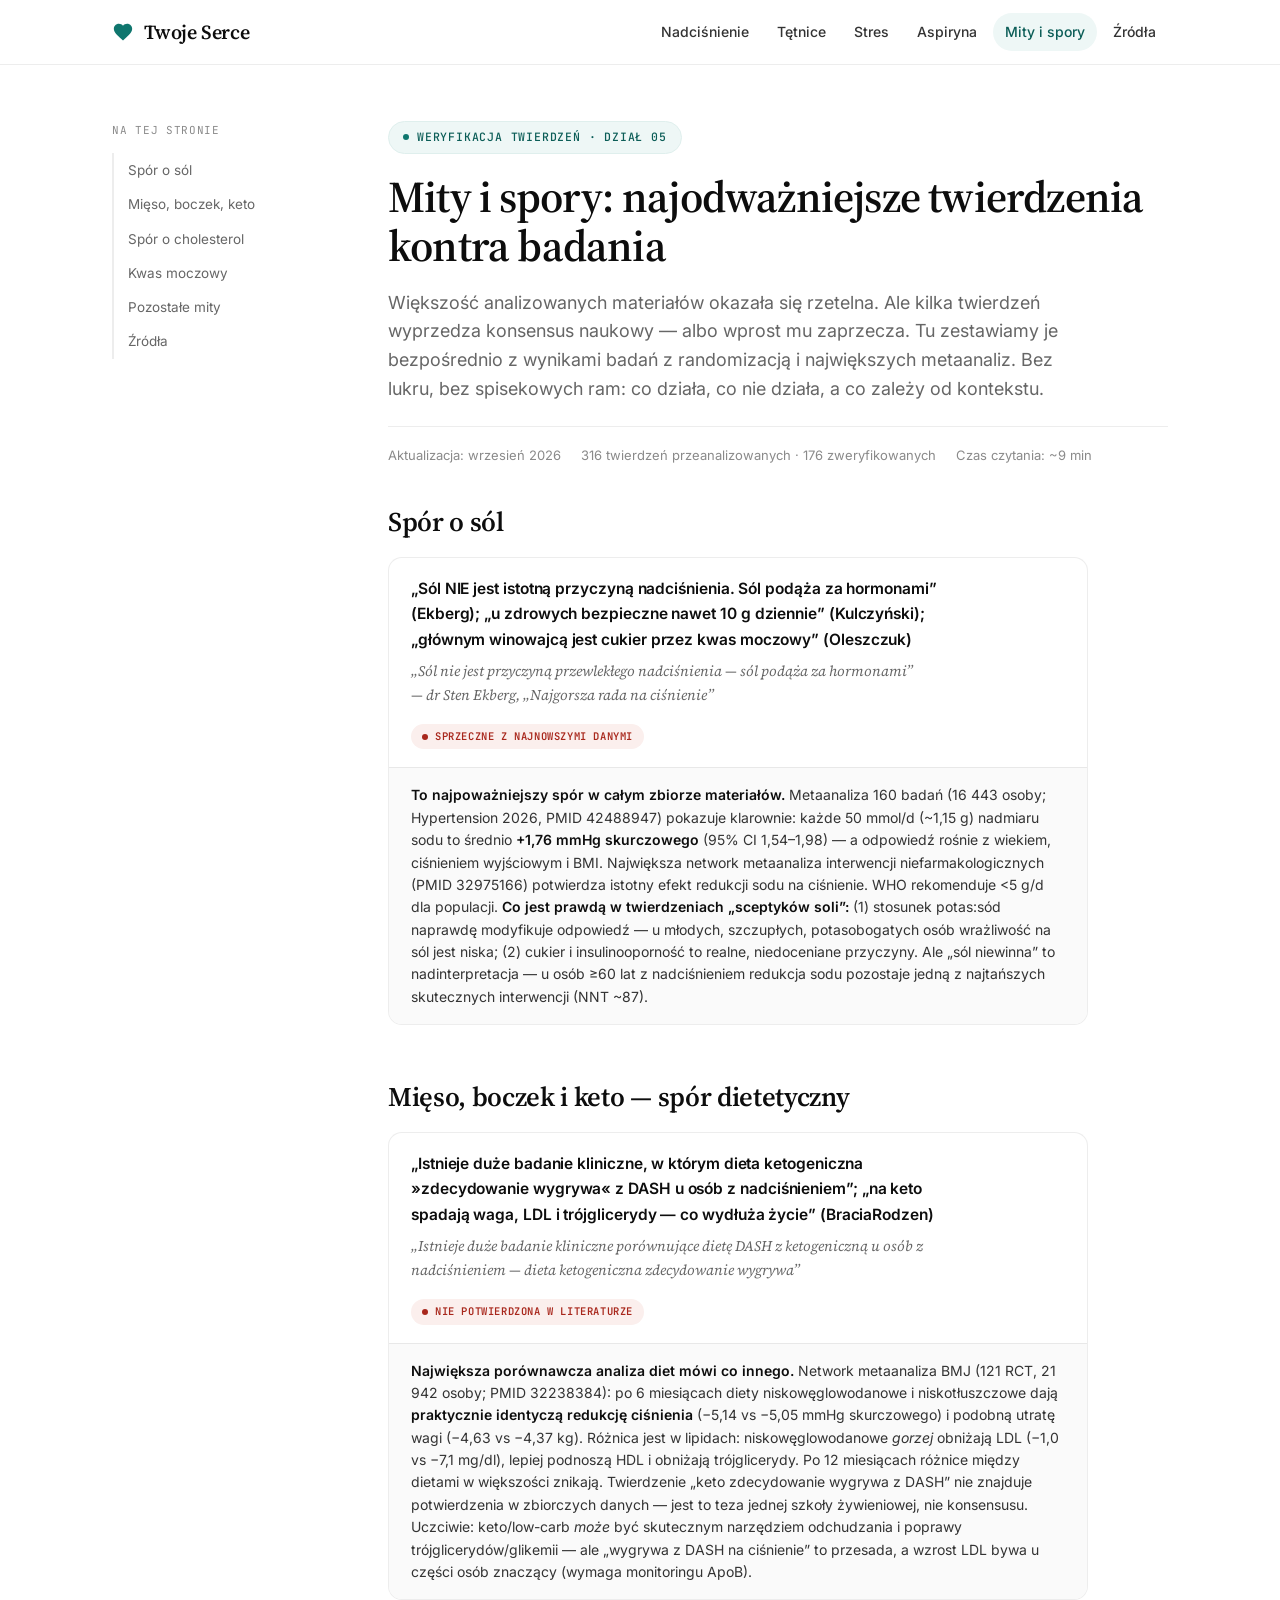
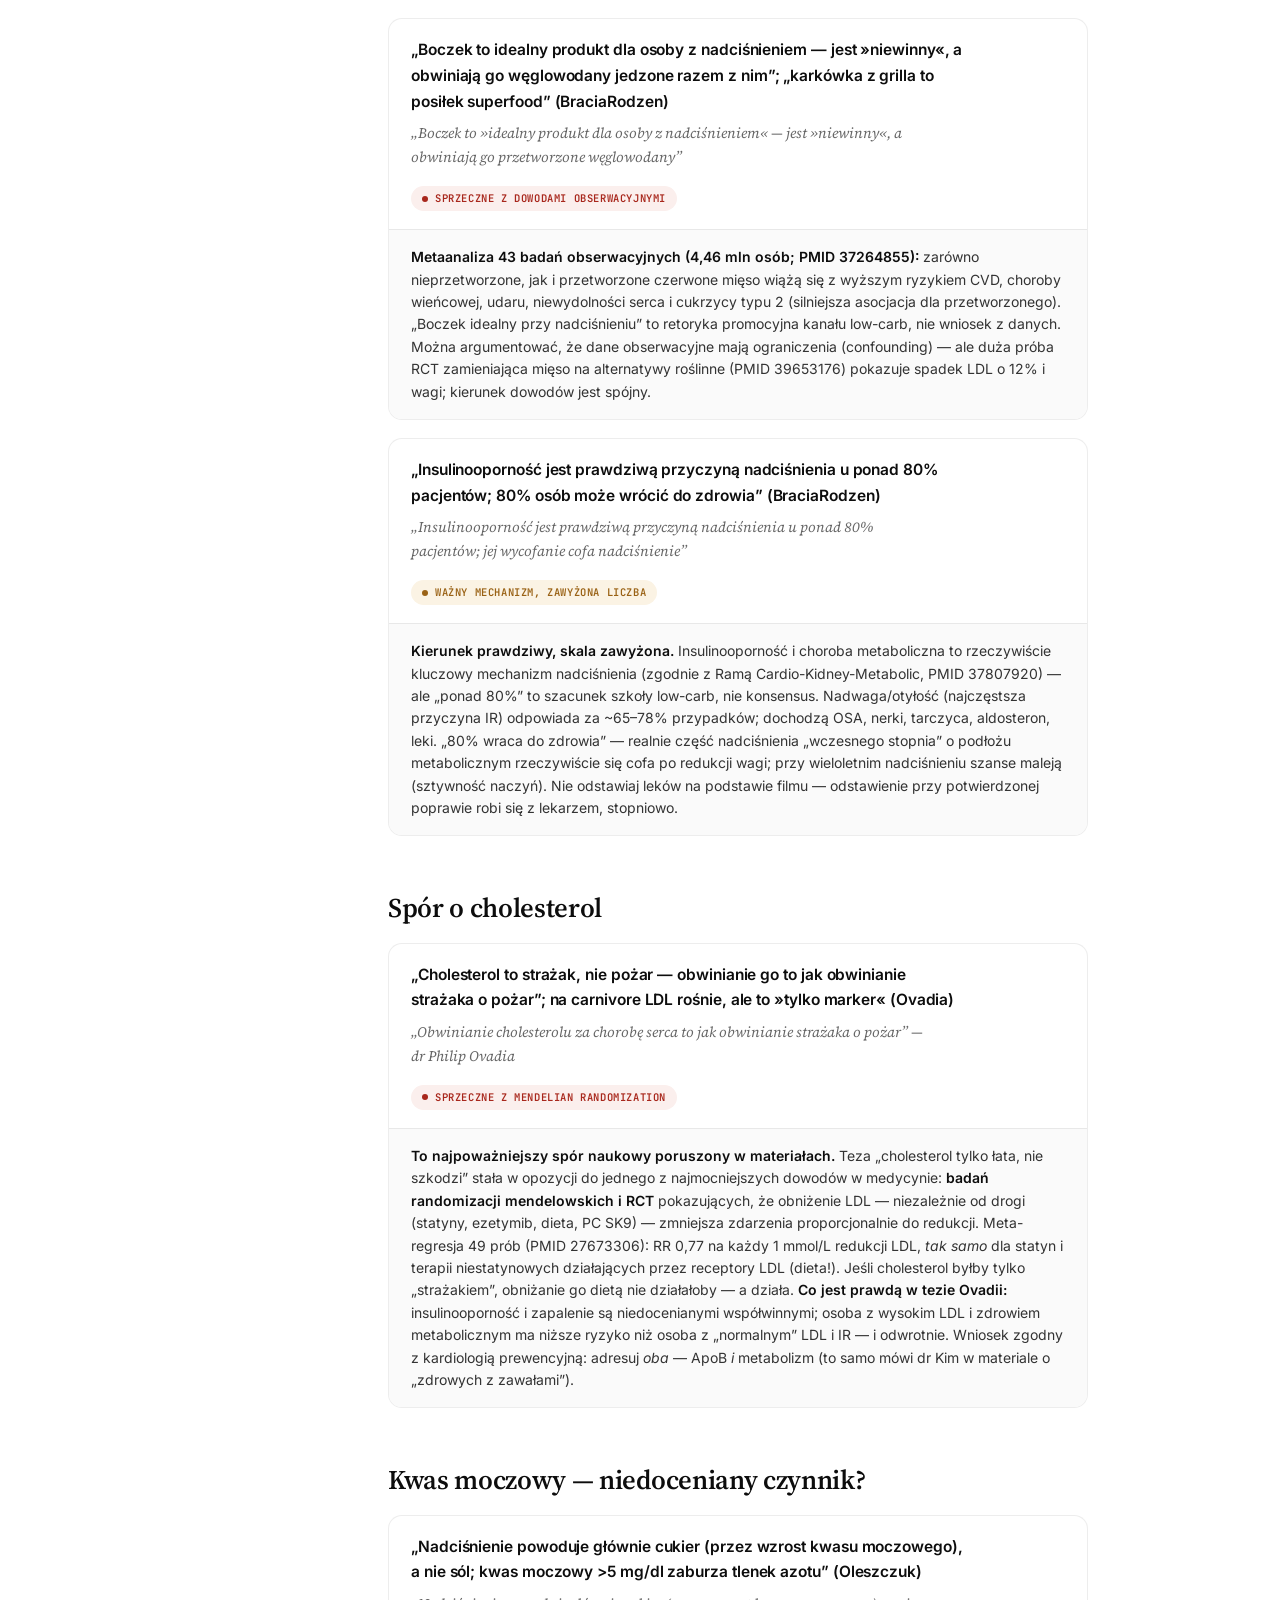
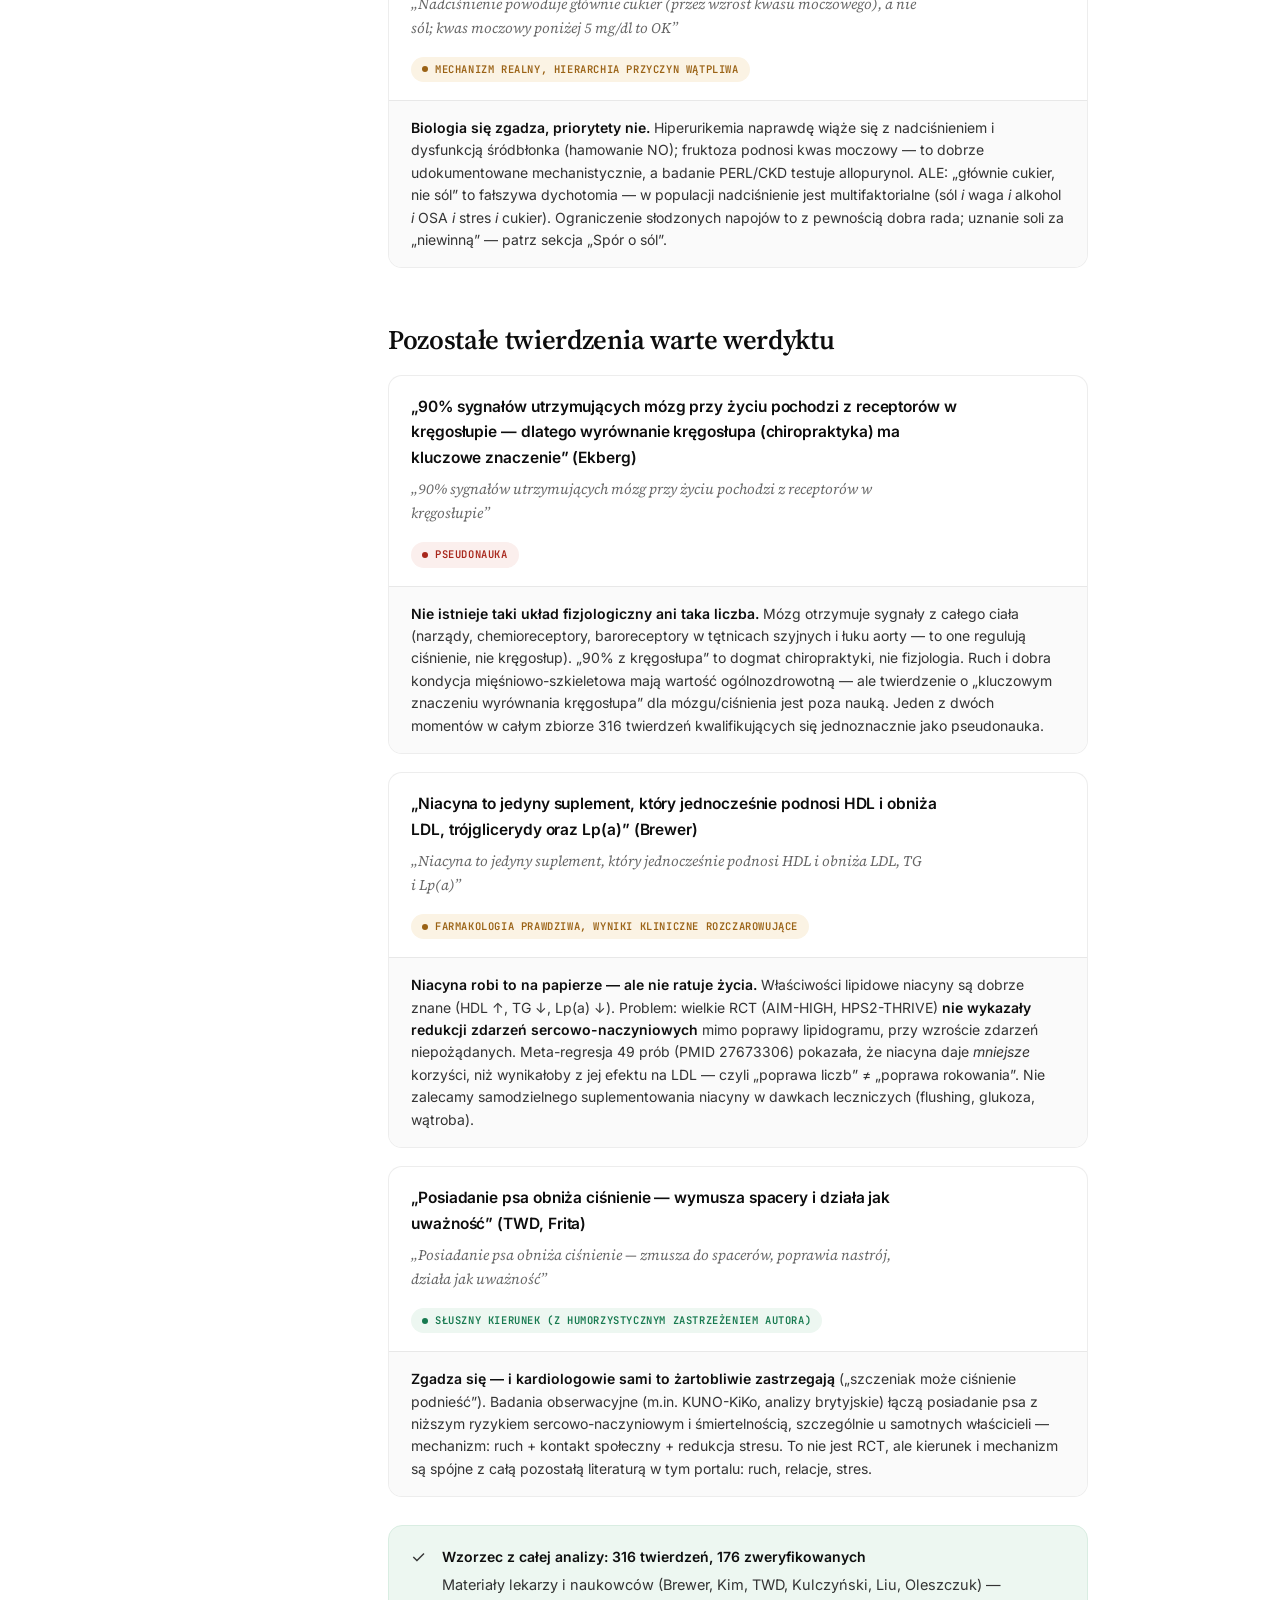
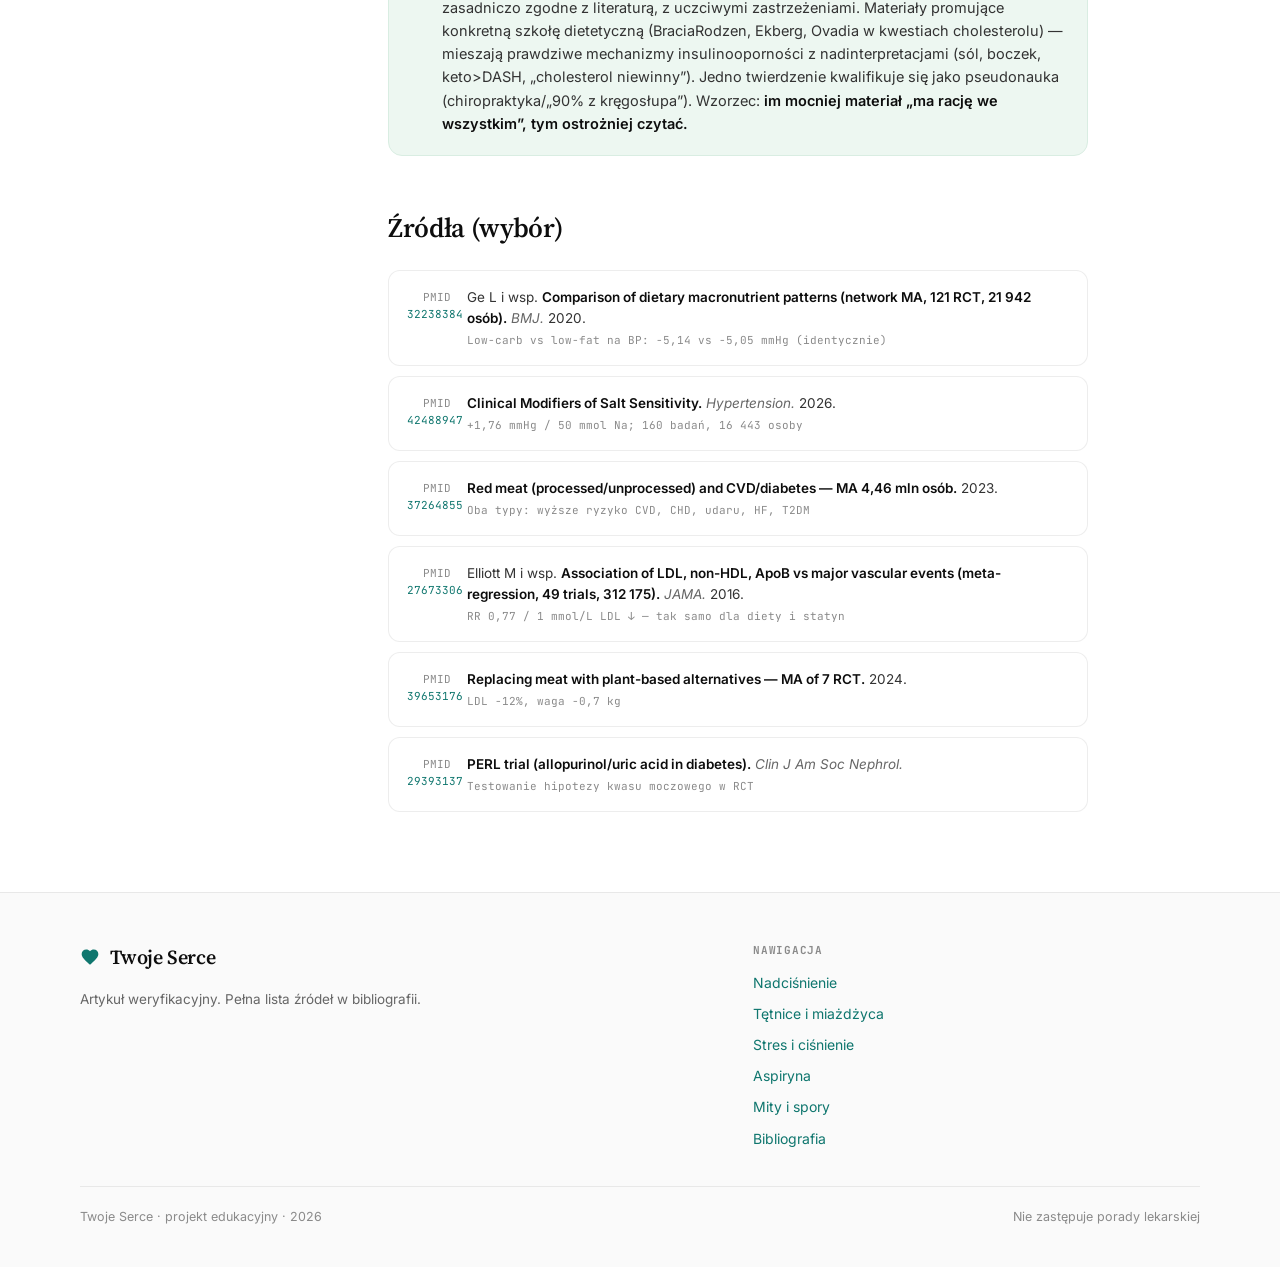
<file: mity.html>
<!DOCTYPE html>
<html lang="pl">
<head>
<meta charset="UTF-8">
<meta name="viewport" content="width=device-width, initial-scale=1.0">
<title>Mity i spory — weryfikacja najodważniejszych twierdzeń · Twoje Serce</title>
<meta name="description" content="„Sól niewinna”, „boczek idealny przy nadciśnieniu”, „cholesterol to strażak”, „keto wygrywa z DASH”. Najodważniejsze twierdzenia z filmów zdrowotnych kontra wyniki badań z randomizacją.">
<link rel="preconnect" href="https://fonts.googleapis.com">
<link rel="preconnect" href="https://fonts.gstatic.com" crossorigin>
<link href="https://fonts.googleapis.com/css2?family=Source+Serif+4:opsz,wght@8..60,400;8..60,600;8..60,700&family=Inter:wght@400;500;600&family=JetBrains+Mono:wght@400;500;600&display=swap" rel="stylesheet">
<link rel="stylesheet" href="assets/style.css">
<link rel="icon" href="data:image/svg+xml,<svg xmlns='http://www.w3.org/2000/svg' viewBox='0 0 24 24' fill='%230F766E'><path d='M12 21.35l-1.45-1.32C5.4 15.36 2 12.28 2 8.5 2 5.42 4.42 3 7.5 3c1.74 0 3.41.81 4.5 2.09C13.09 3.81 14.76 3 16.5 3 19.58 3 22 5.42 22 8.5c0 3.78-3.4 6.86-8.55 11.54L12 21.35z'/></svg>">
</head>
<body>

<nav class="nav">
  <div class="nav-inner">
    <a class="brand" href="index.html">
      <svg width="22" height="22" viewBox="0 0 24 24" fill="#0F766E"><path d="M12 21.35l-1.45-1.32C5.4 15.36 2 12.28 2 8.5 2 5.42 4.42 3 7.5 3c1.74 0 3.41.81 4.5 2.09C13.09 3.81 14.76 3 16.5 3 19.58 3 22 5.42 22 8.5c0 3.78-3.4 6.86-8.55 11.54L12 21.35z"/></svg>
      Twoje Serce
    </a>
    <button class="nav-burger" aria-label="Menu" onclick="document.getElementById('navlinks').classList.toggle('open')">
      <svg width="20" height="20" viewBox="0 0 24 24" fill="none" stroke="#0d0d0d" stroke-width="2"><path d="M3 6h18M3 12h18M3 18h18"/></svg>
    </button>
    <div class="nav-links" id="navlinks">
      <a href="cisnienie.html">Nadciśnienie</a>
      <a href="tetnice.html">Tętnice</a>
      <a href="stres.html">Stres</a>
      <a href="aspiryna.html">Aspiryna</a>
      <a href="mity.html" class="active">Mity i spory</a>
      <a href="zrodla.html">Źródła</a>
    </div>
  </div>
</nav>

<div class="article-layout">
  <aside class="toc">
    <div class="toc-title">Na tej stronie</div>
    <a href="#sol">Spór o sól</a>
    <a href="#mieso">Mięso, boczek, keto</a>
    <a href="#cholesterol">Spór o cholesterol</a>
    <a href="#kwas-moczowy">Kwas moczowy</a>
    <a href="#misc">Pozostałe mity</a>
    <a href="#zrodla">Źródła</a>
  </aside>

  <main>
    <header class="article-header">
      <span class="kicker"><span class="dot"></span>Weryfikacja twierdzeń · Dział 05</span>
      <h1>Mity i spory: najodważniejsze twierdzenia kontra badania</h1>
      <p class="standfirst">
        Większość analizowanych materiałów okazała się rzetelna. Ale kilka twierdzeń wyprzedza
        konsensus naukowy — albo wprost mu zaprzecza. Tu zestawiamy je bezpośrednio z wynikami
        badań z randomizacją i największych metaanaliz. Bez lukru, bez spisekowych ram: co działa,
        co nie działa, a co zależy od kontekstu.
      </p>
      <div class="article-meta">
        <span>Aktualizacja: wrzesień 2026</span>
        <span>316 twierdzeń przeanalizowanych · 176 zweryfikowanych</span>
        <span>Czas czytania: ~9 min</span>
      </div>
    </header>

    <div class="prose">
      <h2 id="sol">Spór o sól</h2>

      <div class="fact">
        <div class="fact-head">
          <div class="fact-head-left">
            <div class="fact-claim">„Sól NIE jest istotną przyczyną nadciśnienia. Sól podąża za hormonami” (Ekberg); „u zdrowych bezpieczne nawet 10 g dziennie” (Kulczyński); „głównym winowajcą jest cukier przez kwas moczowy” (Oleszczuk)</div>
            <div class="fact-quote">„Sól nie jest przyczyną przewlekłego nadciśnienia — sól podąża za hormonami” — dr Sten Ekberg, „Najgorsza rada na ciśnienie”</div>
          </div>
          <span class="badge badge-danger">Sprzeczne z najnowszymi danymi</span>
        </div>
        <div class="fact-verdict">
          <p>
            <span class="vv">To najpoważniejszy spór w całym zbiorze materiałów.</span> Metaanaliza
            160 badań (16 443 osoby; Hypertension 2026, PMID 42488947) pokazuje klarownie: każde
            50 mmol/d (~1,15 g) nadmiaru sodu to średnio <strong>+1,76 mmHg skurczowego</strong>
            (95% CI 1,54–1,98) — a odpowiedź rośnie z wiekiem, ciśnieniem wyjściowym i BMI.
            Największa network metaanaliza interwencji niefarmakologicznych (PMID 32975166)
            potwierdza istotny efekt redukcji sodu na ciśnienie. WHO rekomenduje &lt;5 g/d dla
            populacji. <strong>Co jest prawdą w twierdzeniach „sceptyków soli”:</strong> (1) stosunek
            potas:sód naprawdę modyfikuje odpowiedź — u młodych, szczupłych, potasobogatych osób
            wrażliwość na sól jest niska; (2) cukier i insulinooporność to realne, niedoceniane
            przyczyny. Ale „sól niewinna” to nadinterpretacja — u osób ≥60 lat z nadciśnieniem
            redukcja sodu pozostaje jedną z najtańszych skutecznych interwencji (NNT ~87).
          </p>
        </div>
      </div>

      <h2 id="mieso">Mięso, boczek i keto — spór dietetyczny</h2>

      <div class="fact">
        <div class="fact-head">
          <div class="fact-head-left">
            <div class="fact-claim">„Istnieje duże badanie kliniczne, w którym dieta ketogeniczna »zdecydowanie wygrywa« z DASH u osób z nadciśnieniem”; „na keto spadają waga, LDL i trójglicerydy — co wydłuża życie” (BraciaRodzen)</div>
            <div class="fact-quote">„Istnieje duże badanie kliniczne porównujące dietę DASH z ketogeniczną u osób z nadciśnieniem — dieta ketogeniczna zdecydowanie wygrywa”</div>
          </div>
          <span class="badge badge-danger">Nie potwierdzona w literaturze</span>
        </div>
        <div class="fact-verdict">
          <p>
            <span class="vv">Największa porównawcza analiza diet mówi co innego.</span> Network
            metaanaliza BMJ (121 RCT, 21 942 osoby; PMID 32238384): po 6 miesiącach diety
            niskowęglowodanowe i niskotłuszczowe dają <strong>praktycznie identyczą redukcję
            ciśnienia</strong> (−5,14 vs −5,05 mmHg skurczowego) i podobną utratę wagi (−4,63
            vs −4,37 kg). Różnica jest w lipidach: niskowęglowodanowe <em>gorzej</em> obniżają LDL
            (−1,0 vs −7,1 mg/dl), lepiej podnoszą HDL i obniżają trójglicerydy. Po 12 miesiącach
            różnice między dietami w większości znikają. Twierdzenie „keto zdecydowanie wygrywa
            z DASH” nie znajduje potwierdzenia w zbiorczych danych — jest to teza jednej szkoły
            żywieniowej, nie konsensusu. Uczciwie: keto/low-carb <em>może</em> być skutecznym
            narzędziem odchudzania i poprawy trójglicerydów/glikemii — ale „wygrywa z DASH
            na ciśnienie” to przesada, a wzrost LDL bywa u części osób znaczący (wymaga monitoringu
            ApoB).
          </p>
        </div>
      </div>

      <div class="fact">
        <div class="fact-head">
          <div class="fact-head-left">
            <div class="fact-claim">„Boczek to idealny produkt dla osoby z nadciśnieniem — jest »niewinny«, a obwiniają go węglowodany jedzone razem z nim”; „karkówka z grilla to posiłek superfood” (BraciaRodzen)</div>
            <div class="fact-quote">„Boczek to »idealny produkt dla osoby z nadciśnieniem« — jest »niewinny«, a obwiniają go przetworzone węglowodany”</div>
          </div>
          <span class="badge badge-danger">Sprzeczne z dowodami obserwacyjnymi</span>
        </div>
        <div class="fact-verdict">
          <p>
            <span class="vv">Metaanaliza 43 badań obserwacyjnych (4,46 mln osób; PMID 37264855):</span>
            zarówno nieprzetworzone, jak i przetworzone czerwone mięso wiążą się z wyższym ryzykiem
            CVD, choroby wieńcowej, udaru, niewydolności serca i cukrzycy typu 2 (silniejsza
            asocjacja dla przetworzonego). „Boczek idealny przy nadciśnieniu” to retoryka
            promocyjna kanału low-carb, nie wniosek z danych. Można argumentować, że dane
            obserwacyjne mają ograniczenia (confounding) — ale duża próba RCT zamieniająca mięso
            na alternatywy roślinne (PMID 39653176) pokazuje spadek LDL o 12% i wagi; kierunek
            dowodów jest spójny.
          </p>
        </div>
      </div>

      <div class="fact">
        <div class="fact-head">
          <div class="fact-head-left">
            <div class="fact-claim">„Insulinooporność jest prawdziwą przyczyną nadciśnienia u ponad 80% pacjentów; 80% osób może wrócić do zdrowia” (BraciaRodzen)</div>
            <div class="fact-quote">„Insulinooporność jest prawdziwą przyczyną nadciśnienia u ponad 80% pacjentów; jej wycofanie cofa nadciśnienie”</div>
          </div>
          <span class="badge badge-warn">Ważny mechanizm, zawyżona liczba</span>
        </div>
        <div class="fact-verdict">
          <p>
            <span class="vv">Kierunek prawdziwy, skala zawyżona.</span> Insulinooporność i choroba
            metaboliczna to rzeczywiście kluczowy mechanizm nadciśnienia (zgodnie z Ramą
            Cardio-Kidney-Metabolic, PMID 37807920) — ale „ponad 80%” to szacunek szkoły low-carb,
            nie konsensus. Nadwaga/otyłość (najczęstsza przyczyna IR) odpowiada za ~65–78%
            przypadków; dochodzą OSA, nerki, tarczyca, aldosteron, leki. „80% wraca do zdrowia” —
            realnie część nadciśnienia „wczesnego stopnia” o podłożu metabolicznym rzeczywiście
            się cofa po redukcji wagi; przy wieloletnim nadciśnieniu szanse maleją (sztywność
            naczyń). Nie odstawiaj leków na podstawie filmu — odstawienie przy potwierdzonej
            poprawie robi się z lekarzem, stopniowo.
          </p>
        </div>
      </div>

      <h2 id="cholesterol">Spór o cholesterol</h2>

      <div class="fact">
        <div class="fact-head">
          <div class="fact-head-left">
            <div class="fact-claim">„Cholesterol to strażak, nie pożar — obwinianie go to jak obwinianie strażaka o pożar”; na carnivore LDL rośnie, ale to »tylko marker« (Ovadia)</div>
            <div class="fact-quote">„Obwinianie cholesterolu za chorobę serca to jak obwinianie strażaka o pożar” — dr Philip Ovadia</div>
          </div>
          <span class="badge badge-danger">Sprzeczne z Mendelian randomization</span>
        </div>
        <div class="fact-verdict">
          <p>
            <span class="vv">To najpoważniejszy spór naukowy poruszony w materiałach.</span> Teza
            „cholesterol tylko łata, nie szkodzi” stała w opozycji do jednego z najmocniejszych
            dowodów w medycynie: <strong>badań randomizacji mendelowskich i RCT</strong> pokazujących,
            że obniżenie LDL — niezależnie od drogi (statyny, ezetymib, dieta, PC SK9) — zmniejsza
            zdarzenia proporcjonalnie do redukcji. Meta-regresja 49 prób (PMID 27673306): RR 0,77
            na każdy 1 mmol/L redukcji LDL, <em>tak samo</em> dla statyn i terapii niestatynowych
            działających przez receptory LDL (dieta!). Jeśli cholesterol byłby tylko „strażakiem”,
            obniżanie go dietą nie działałoby — a działa. <strong>Co jest prawdą w tezie Ovadii:</strong>
            insulinooporność i zapalenie są niedocenianymi współwinnymi; osoba z wysokim LDL
            i zdrowiem metabolicznym ma niższe ryzyko niż osoba z „normalnym” LDL i IR —
            i odwrotnie. Wniosek zgodny z kardiologią prewencyjną: adresuj <em>oba</em> — ApoB
            <em>i</em> metabolizm (to samo mówi dr Kim w materiale o „zdrowych z zawałami”).
          </p>
        </div>
      </div>

      <h2 id="kwas-moczowy">Kwas moczowy — niedoceniany czynnik?</h2>

      <div class="fact">
        <div class="fact-head">
          <div class="fact-head-left">
            <div class="fact-claim">„Nadciśnienie powoduje głównie cukier (przez wzrost kwasu moczowego), a nie sól; kwas moczowy &gt;5 mg/dl zaburza tlenek azotu” (Oleszczuk)</div>
            <div class="fact-quote">„Nadciśnienie powoduje głównie cukier (przez wzrost kwasu moczowego), a nie sól; kwas moczowy poniżej 5 mg/dl to OK”</div>
          </div>
          <span class="badge badge-warn">Mechanizm realny, hierarchia przyczyn wątpliwa</span>
        </div>
        <div class="fact-verdict">
          <p>
            <span class="vv">Biologia się zgadza, priorytety nie.</span> Hiperurikemia naprawdę
            wiąże się z nadciśnieniem i dysfunkcją śródbłonka (hamowanie NO); fruktoza podnosi
            kwas moczowy — to dobrze udokumentowane mechanistycznie, a badanie PERL/CKD
            testuje allopurynol. ALE: „głównie cukier, nie sól” to fałszywa dychotomia —
            w populacji nadciśnienie jest multifaktorialne (sól <em>i</em> waga <em>i</em> alkohol
            <em>i</em> OSA <em>i</em> stres <em>i</em> cukier). Ograniczenie słodzonych napojów
            to z pewnością dobra rada; uznanie soli za „niewinną” — patrz sekcja „Spór o sól”.
          </p>
        </div>
      </div>

      <h2 id="misc">Pozostałe twierdzenia warte werdyktu</h2>

      <div class="fact">
        <div class="fact-head">
          <div class="fact-head-left">
            <div class="fact-claim">„90% sygnałów utrzymujących mózg przy życiu pochodzi z receptorów w kręgosłupie — dlatego wyrównanie kręgosłupa (chiropraktyka) ma kluczowe znaczenie” (Ekberg)</div>
            <div class="fact-quote">„90% sygnałów utrzymujących mózg przy życiu pochodzi z receptorów w kręgosłupie”</div>
          </div>
          <span class="badge badge-danger">Pseudonauka</span>
        </div>
        <div class="fact-verdict">
          <p>
            <span class="vv">Nie istnieje taki układ fizjologiczny ani taka liczba.</span> Mózg
            otrzymuje sygnały z całego ciała (narządy, chemioreceptory, baroreceptory w tętnicach
            szyjnych i łuku aorty — to one regulują ciśnienie, nie kręgosłup). „90% z kręgosłupa”
            to dogmat chiropraktyki, nie fizjologia. Ruch i dobra kondycja mięśniowo-szkieletowa
            mają wartość ogólnozdrowotną — ale twierdzenie o „kluczowym znaczeniu wyrównania
            kręgosłupa” dla mózgu/ciśnienia jest poza nauką. Jeden z dwóch momentów w całym
            zbiorze 316 twierdzeń kwalifikujących się jednoznacznie jako pseudonauka.
          </p>
        </div>
      </div>

      <div class="fact">
        <div class="fact-head">
          <div class="fact-head-left">
            <div class="fact-claim">„Niacyna to jedyny suplement, który jednocześnie podnosi HDL i obniża LDL, trójglicerydy oraz Lp(a)” (Brewer)</div>
            <div class="fact-quote">„Niacyna to jedyny suplement, który jednocześnie podnosi HDL i obniża LDL, TG i Lp(a)”</div>
          </div>
          <span class="badge badge-warn">Farmakologia prawdziwa, wyniki kliniczne rozczarowujące</span>
        </div>
        <div class="fact-verdict">
          <p>
            <span class="vv">Niacyna robi to na papierze — ale nie ratuje życia.</span> Właściwości
            lipidowe niacyny są dobrze znane (HDL ↑, TG ↓, Lp(a) ↓). Problem: wielkie RCT
            (AIM-HIGH, HPS2-THRIVE) <strong>nie wykazały redukcji zdarzeń sercowo-naczyniowych</strong>
            mimo poprawy lipidogramu, przy wzroście zdarzeń niepożądanych. Meta-regresja 49 prób
            (PMID 27673306) pokazała, że niacyna daje <em>mniejsze</em> korzyści, niż wynikałoby
            z jej efektu na LDL — czyli „poprawa liczb” ≠ „poprawa rokowania”. Nie zalecamy
            samodzielnego suplementowania niacyny w dawkach leczniczych (flushing, glukoza, wątroba).
          </p>
        </div>
      </div>

      <div class="fact">
        <div class="fact-head">
          <div class="fact-head-left">
            <div class="fact-claim">„Posiadanie psa obniża ciśnienie — wymusza spacery i działa jak uważność” (TWD, Frita)</div>
            <div class="fact-quote">„Posiadanie psa obniża ciśnienie — zmusza do spacerów, poprawia nastrój, działa jak uważność”</div>
          </div>
          <span class="badge badge-ok">Słuszny kierunek (z humorzystycznym zastrzeżeniem autora)</span>
        </div>
        <div class="fact-verdict">
          <p>
            <span class="vv">Zgadza się — i kardiologowie sami to żartobliwie zastrzegają</span>
            („szczeniak może ciśnienie podnieść”). Badania obserwacyjne (m.in. KUNO-KiKo, analizy
            brytyjskie) łączą posiadanie psa z niższym ryzykiem sercowo-naczyniowym i śmiertelnością,
            szczególnie u samotnych właścicieli — mechanizm: ruch + kontakt społeczny + redukcja
            stresu. To nie jest RCT, ale kierunek i mechanizm są spójne z całą pozostałą literaturą w tym
            portalu: ruch, relacje, stres.
          </p>
        </div>
      </div>

      <div class="callout ok">
        <span class="ic">✓</span>
        <div>
          <span class="t">Wzorzec z całej analizy: 316 twierdzeń, 176 zweryfikowanych</span>
          <p>
            Materiały lekarzy i naukowców (Brewer, Kim, TWD, Kulczyński, Liu, Oleszczuk) — zasadniczo
            zgodne z literaturą, z uczciwymi zastrzeżeniami. Materiały promujące konkretną szkołę
            dietetyczną (BraciaRodzen, Ekberg, Ovadia w kwestiach cholesterolu) — mieszają prawdziwe
            mechanizmy insulinooporności z nadinterpretacjami (sól, boczek, keto&gt;DASH,
            „cholesterol niewinny”). Jedno twierdzenie kwalifikuje się jako pseudonauka
            (chiropraktyka/„90% z kręgosłupa”). Wzorzec: <strong>im mocniej materiał „ma rację
            we wszystkim”, tym ostrożniej czytać.</strong>
          </p>
        </div>
      </div>

      <h2 id="zrodla">Źródła (wybór)</h2>
      <div class="sources-list">
        <div class="source-item">
          <div class="pmid">PMID<br><a href="https://pubmed.ncbi.nlm.nih.gov/32238384/">32238384</a></div>
          <div>Ge L i wsp. <strong>Comparison of dietary macronutrient patterns (network MA, 121 RCT, 21 942 osób).</strong> <span class="jr">BMJ.</span> 2020. <span class="yr">Low-carb vs low-fat na BP: −5,14 vs −5,05 mmHg (identycznie)</span></div>
        </div>
        <div class="source-item">
          <div class="pmid">PMID<br><a href="https://pubmed.ncbi.nlm.nih.gov/42488947/">42488947</a></div>
          <div><strong>Clinical Modifiers of Salt Sensitivity.</strong> <span class="jr">Hypertension.</span> 2026. <span class="yr">+1,76 mmHg / 50 mmol Na; 160 badań, 16 443 osoby</span></div>
        </div>
        <div class="source-item">
          <div class="pmid">PMID<br><a href="https://pubmed.ncbi.nlm.nih.gov/37264855/">37264855</a></div>
          <div><strong>Red meat (processed/unprocessed) and CVD/diabetes — MA 4,46 mln osób.</strong> 2023. <span class="yr">Oba typy: wyższe ryzyko CVD, CHD, udaru, HF, T2DM</span></div>
        </div>
        <div class="source-item">
          <div class="pmid">PMID<br><a href="https://pubmed.ncbi.nlm.nih.gov/27673306/">27673306</a></div>
          <div>Elliott M i wsp. <strong>Association of LDL, non-HDL, ApoB vs major vascular events (meta-regression, 49 trials, 312 175).</strong> <span class="jr">JAMA.</span> 2016. <span class="yr">RR 0,77 / 1 mmol/L LDL ↓ — tak samo dla diety i statyn</span></div>
        </div>
        <div class="source-item">
          <div class="pmid">PMID<br><a href="https://pubmed.ncbi.nlm.nih.gov/39653176/">39653176</a></div>
          <div><strong>Replacing meat with plant-based alternatives — MA of 7 RCT.</strong> 2024. <span class="yr">LDL −12%, waga −0,7 kg</span></div>
        </div>
        <div class="source-item">
          <div class="pmid">PMID<br><a href="https://pubmed.ncbi.nlm.nih.gov/29393137/">29393137</a></div>
          <div><strong>PERL trial (allopurinol/uric acid in diabetes).</strong> <span class="jr">Clin J Am Soc Nephrol.</span> <span class="yr">Testowanie hipotezy kwasu moczowego w RCT</span></div>
        </div>
      </div>
    </div>
  </main>
</div>

<footer class="footer">
  <div class="footer-inner">
    <div>
      <a class="brand" href="index.html">
        <svg width="20" height="20" viewBox="0 0 24 24" fill="#0F766E"><path d="M12 21.35l-1.45-1.32C5.4 15.36 2 12.28 2 8.5 2 5.42 4.42 3 7.5 3c1.74 0 3.41.81 4.5 2.09C13.09 3.81 14.76 3 16.5 3 19.58 3 22 5.42 22 8.5c0 3.78-3.4 6.86-8.55 11.54L12 21.35z"/></svg>
        Twoje Serce
      </a>
      <p>Artykuł weryfikacyjny. Pełna lista źródeł w bibliografii.</p>
    </div>
    <div>
      <h4>Nawigacja</h4>
      <div class="footer-links">
        <a href="cisnienie.html">Nadciśnienie</a>
        <a href="tetnice.html">Tętnice i miażdżyca</a>
        <a href="stres.html">Stres i ciśnienie</a>
        <a href="aspiryna.html">Aspiryna</a>
        <a href="mity.html">Mity i spory</a>
        <a href="zrodla.html">Bibliografia</a>
      </div>
    </div>
  </div>
  <div class="footer-bottom">
    <span>Twoje Serce · projekt edukacyjny · 2026</span>
    <span>Nie zastępuje porady lekarskiej</span>
  </div>
</footer>

</body>
</html>
</file>
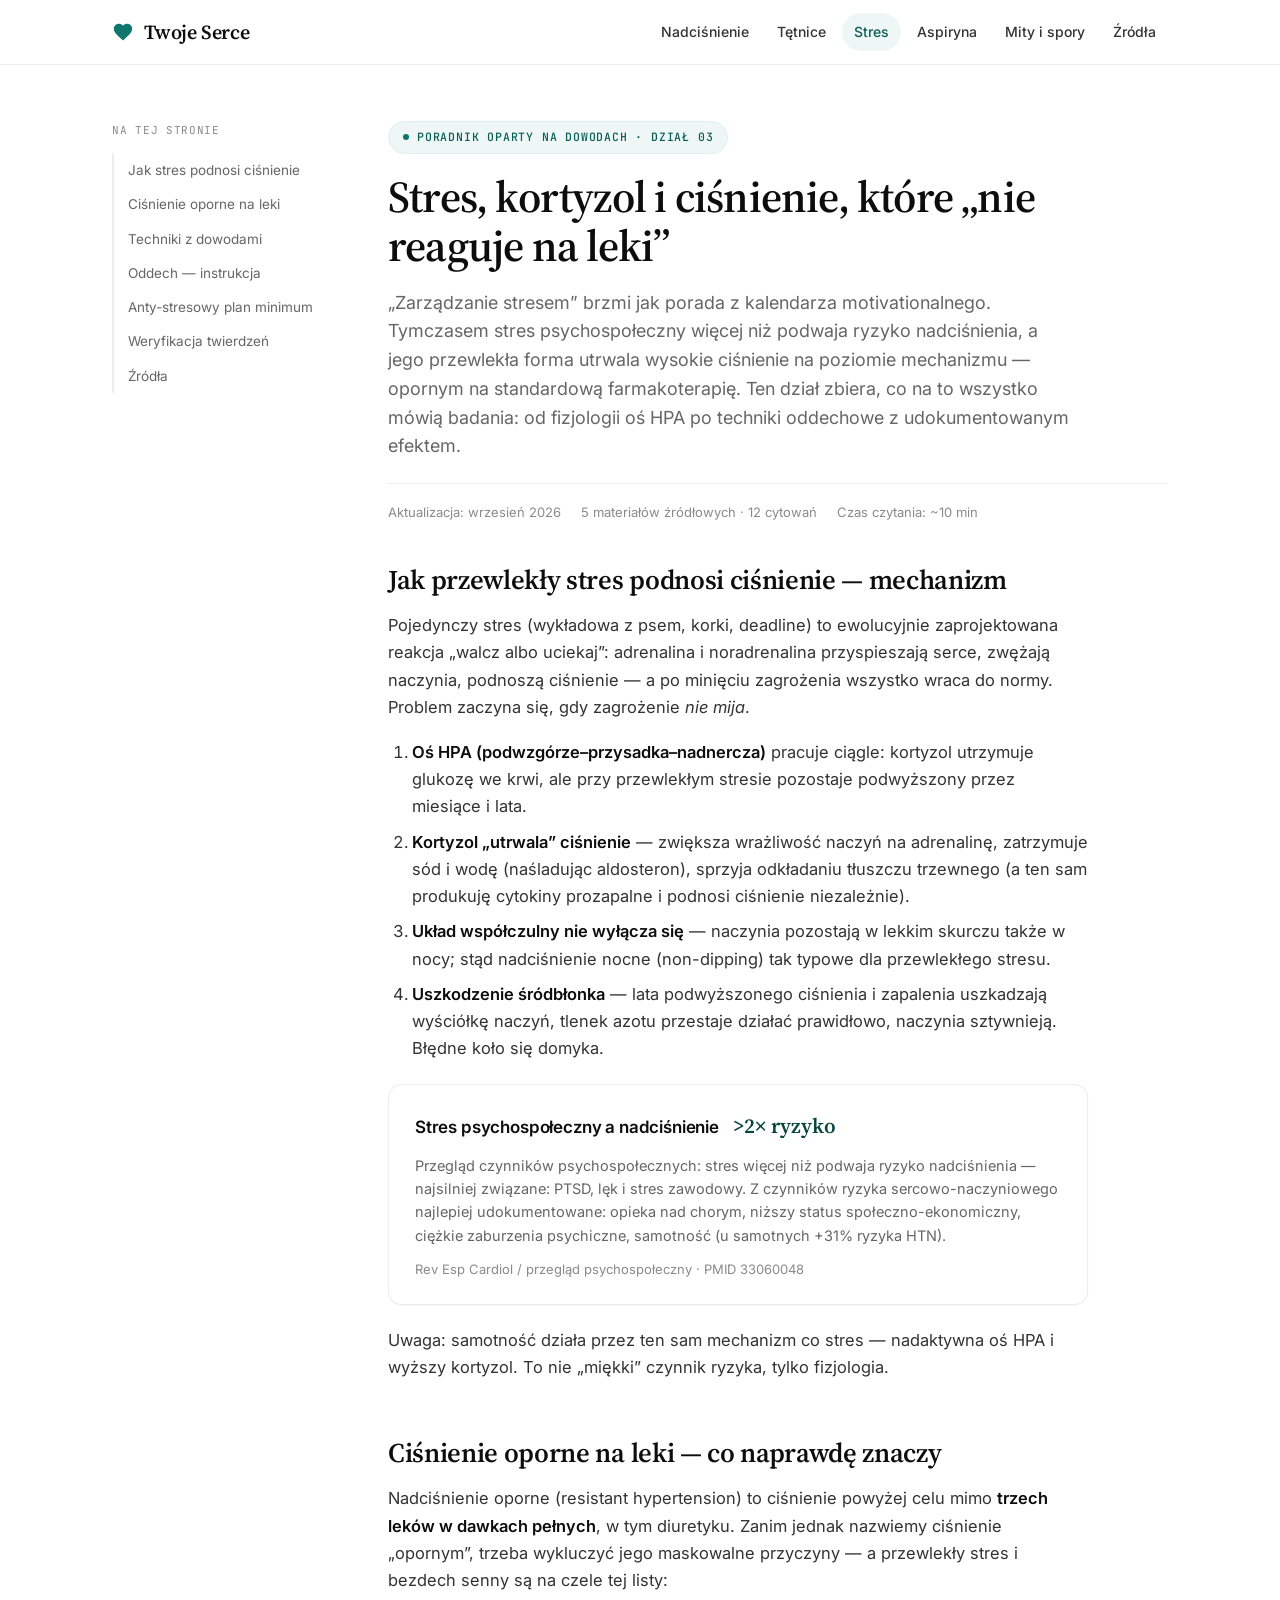
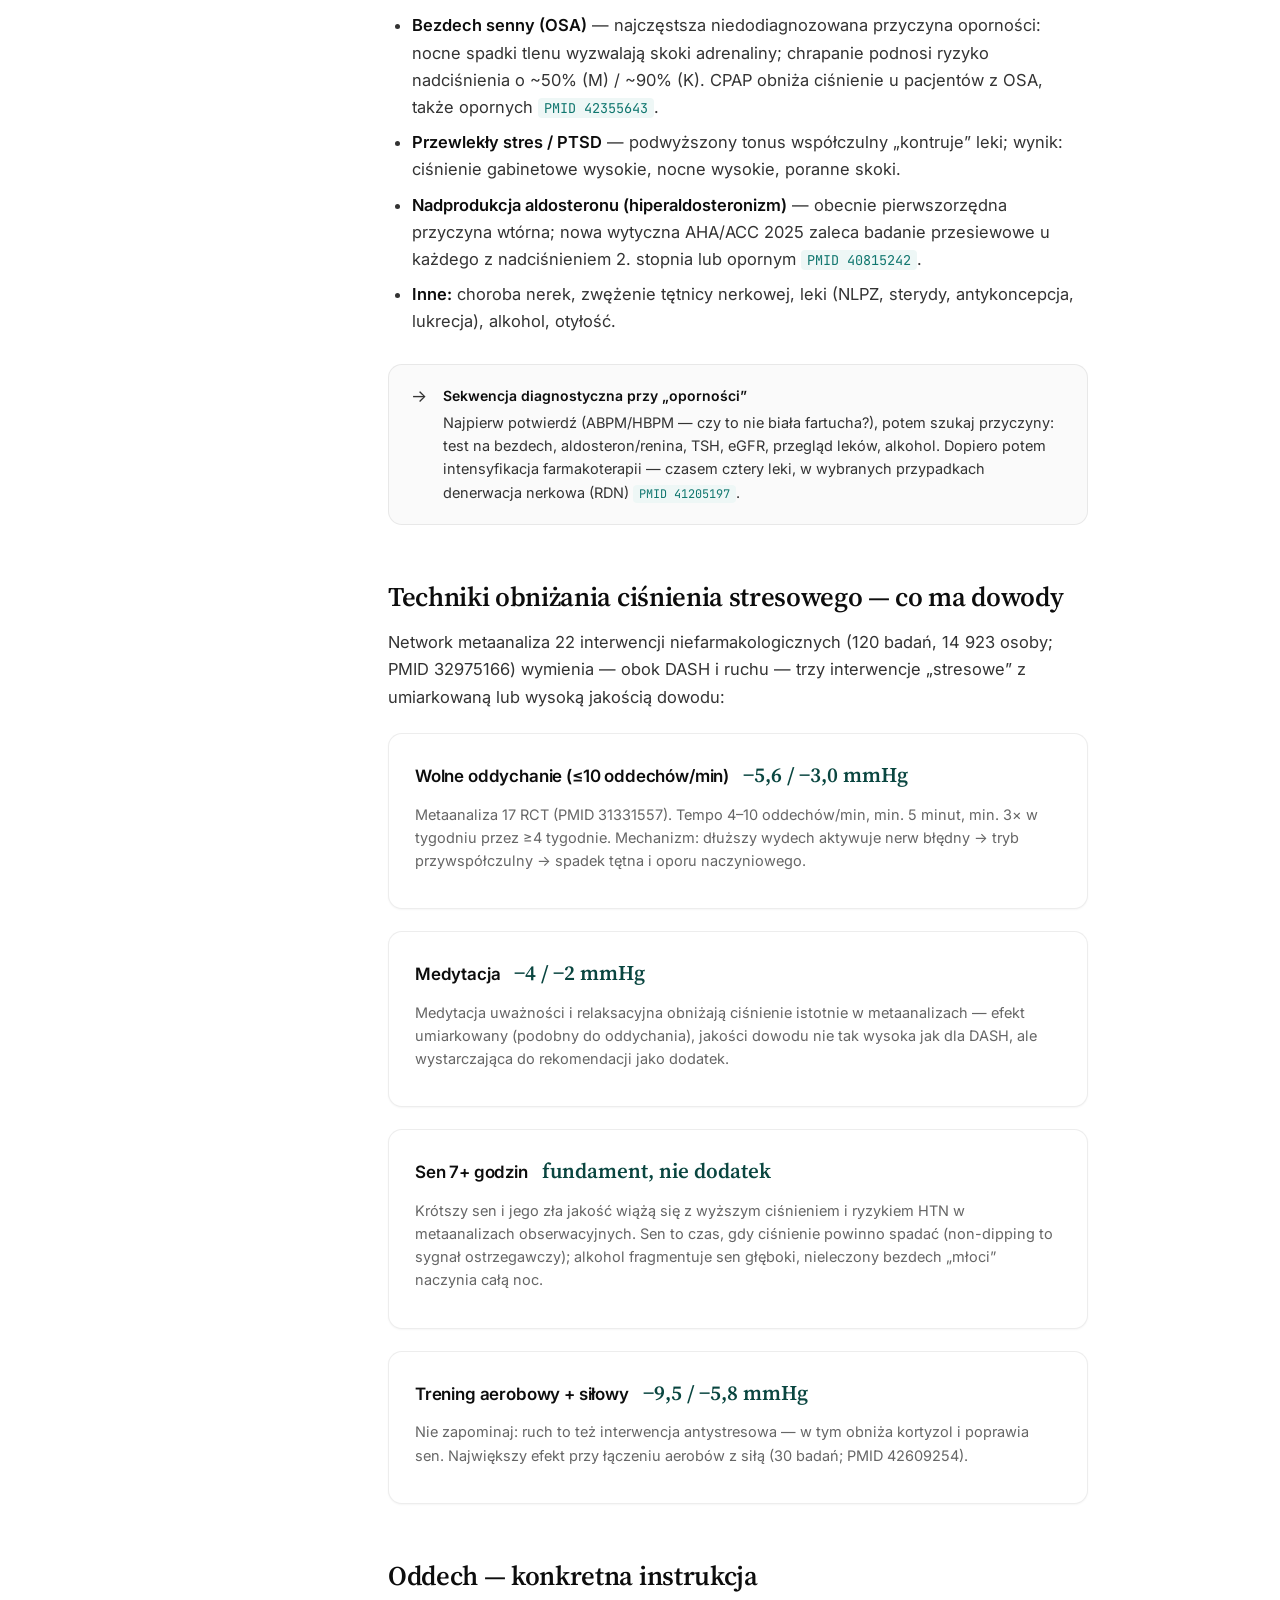
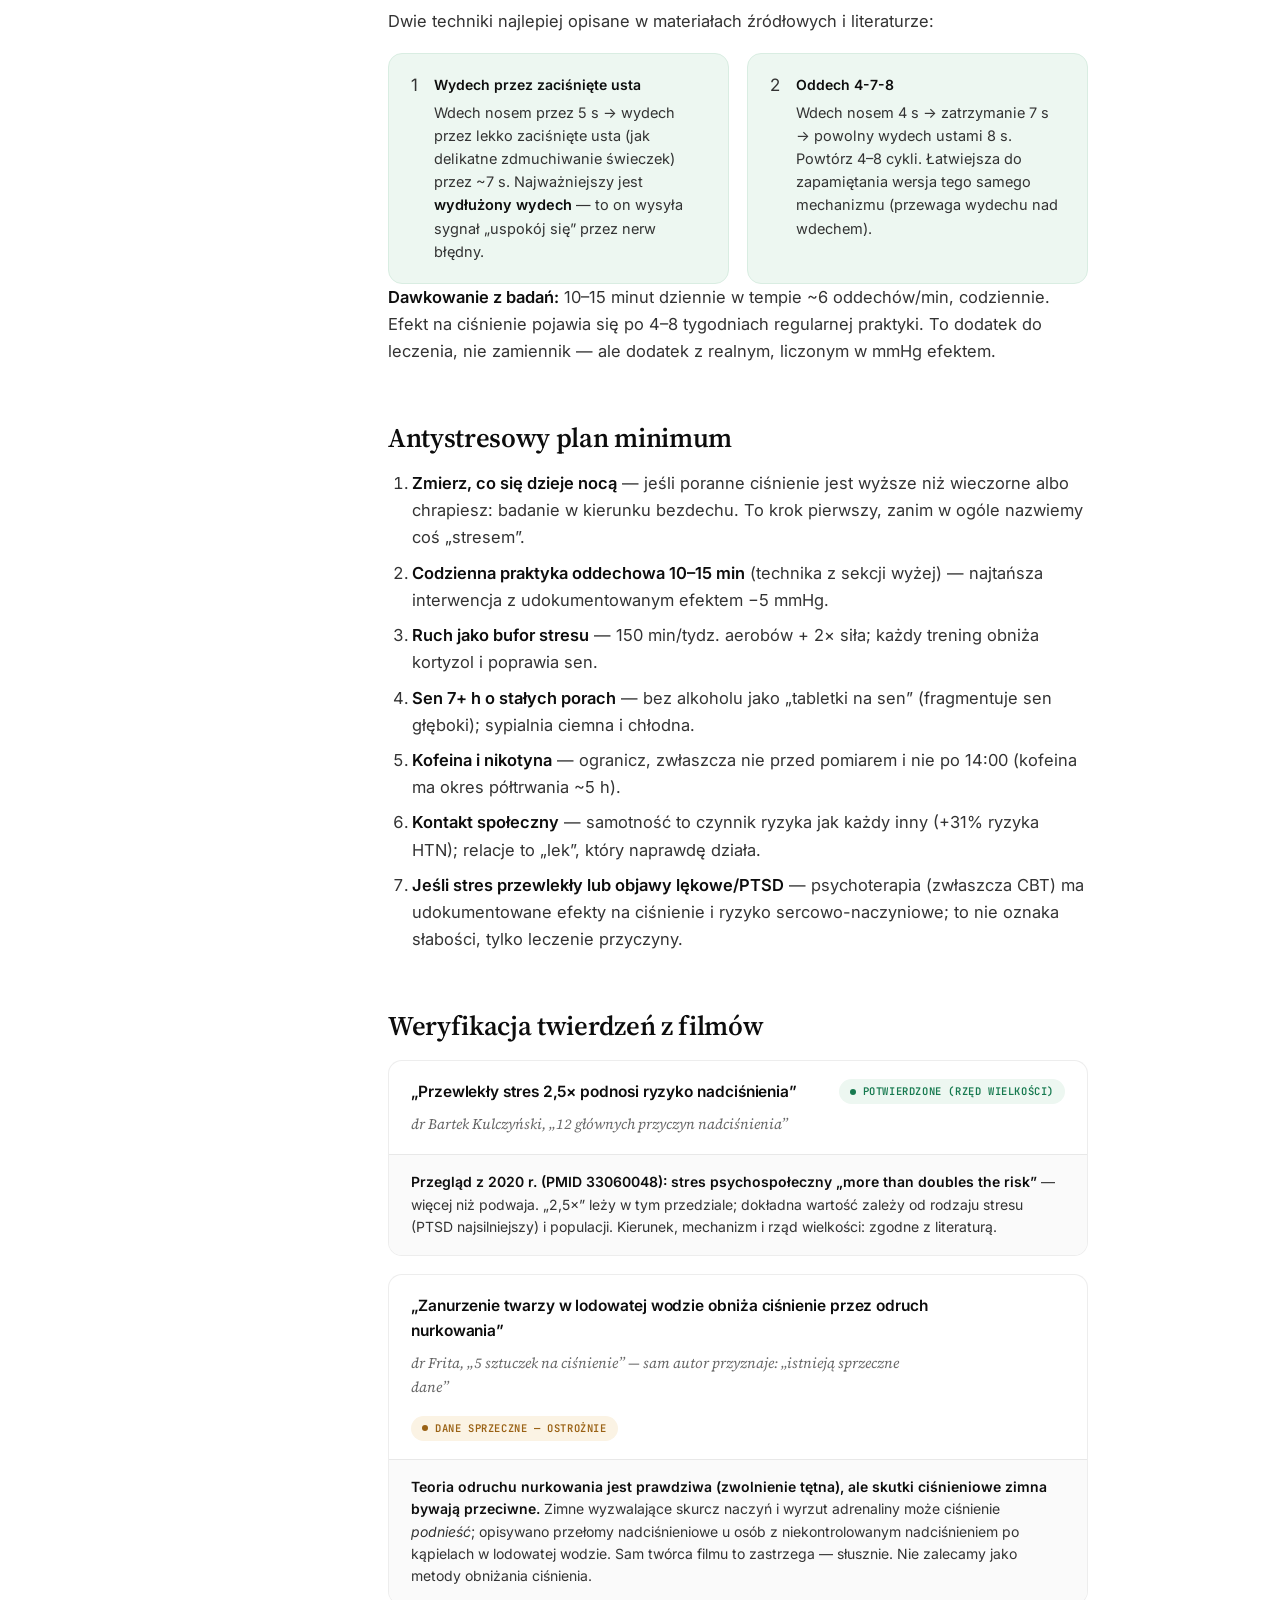
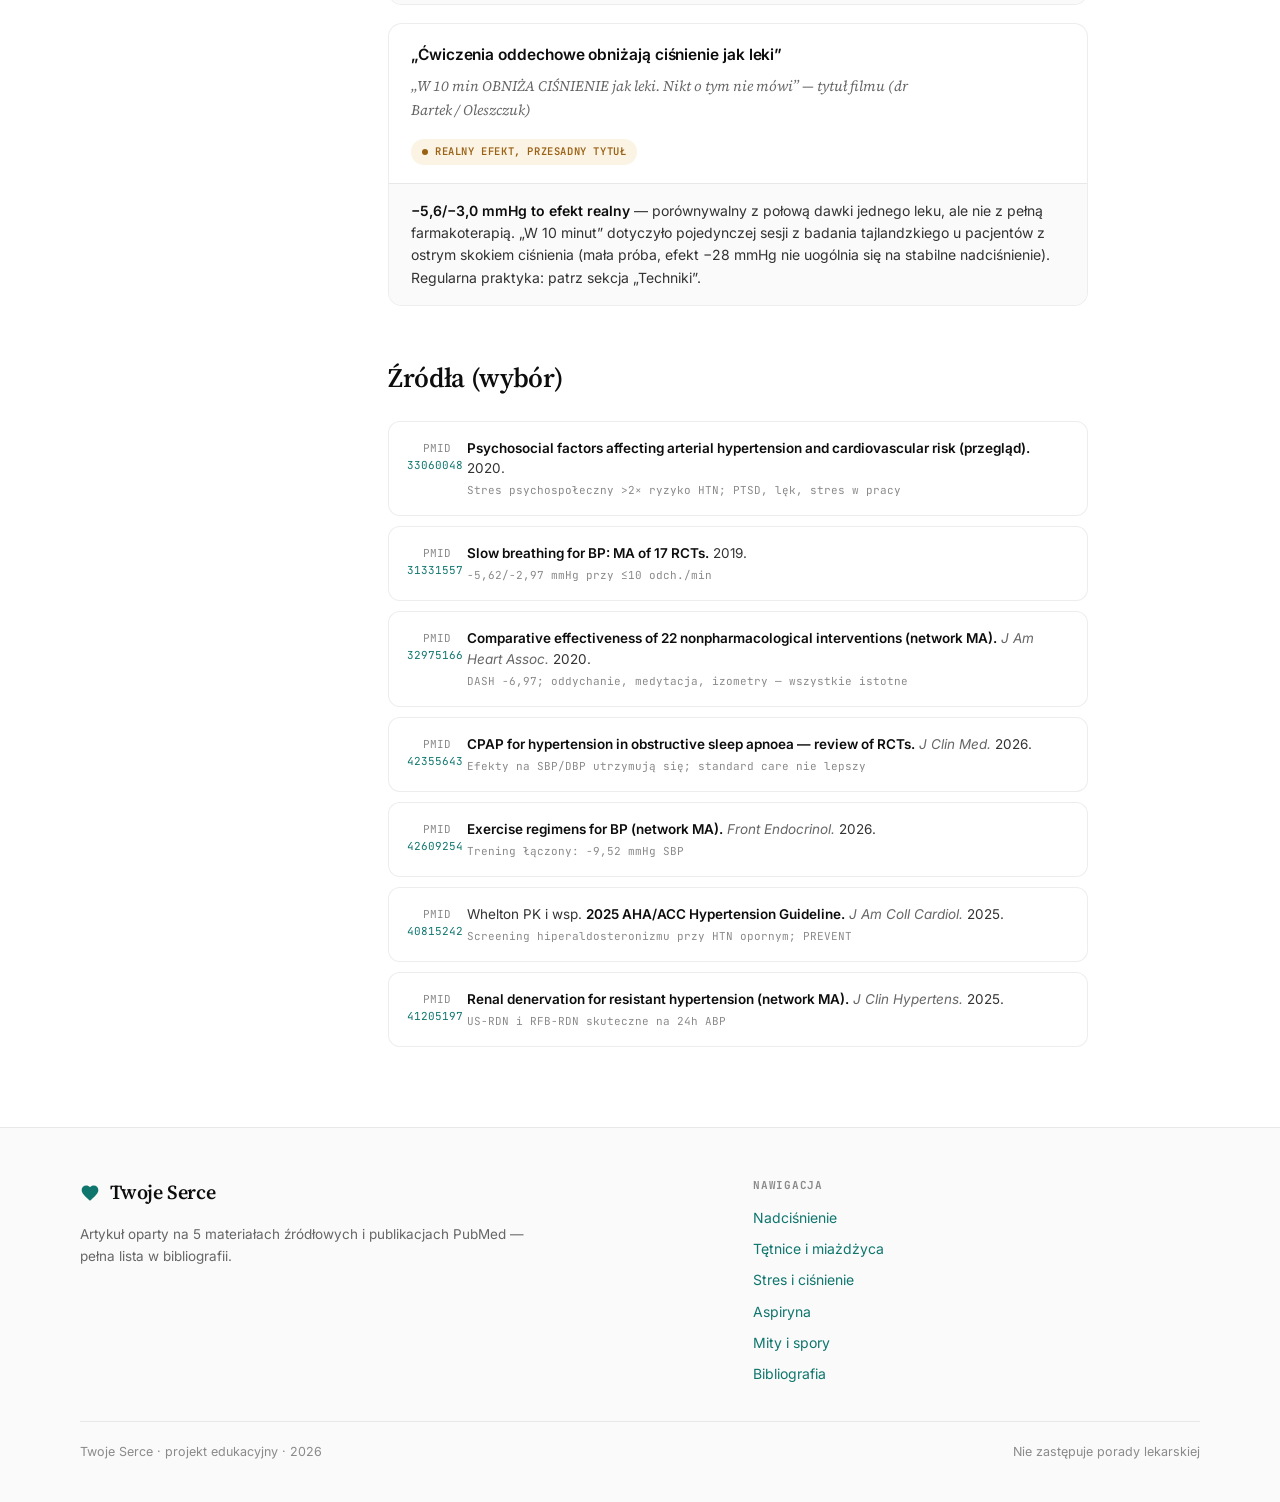
<file: stres.html>
<!DOCTYPE html>
<html lang="pl">
<head>
<meta charset="UTF-8">
<meta name="viewport" content="width=device-width, initial-scale=1.0">
<title>Stres i „ciśnienie oporne na leki” · Twoje Serce</title>
<meta name="description" content="Przewlekły stres podwaja ryzyko nadciśnienia. Mechanizm kortyzolu, oś HPA, układ współczulny — i udokumentowane techniki obniżania ciśnienia stresowego: oddech, medytacja, sen, CPAP.">
<link rel="preconnect" href="https://fonts.googleapis.com">
<link rel="preconnect" href="https://fonts.gstatic.com" crossorigin>
<link href="https://fonts.googleapis.com/css2?family=Source+Serif+4:opsz,wght@8..60,400;8..60,600;8..60,700&family=Inter:wght@400;500;600&family=JetBrains+Mono:wght@400;500;600&display=swap" rel="stylesheet">
<link rel="stylesheet" href="assets/style.css">
<link rel="icon" href="data:image/svg+xml,<svg xmlns='http://www.w3.org/2000/svg' viewBox='0 0 24 24' fill='%230F766E'><path d='M12 21.35l-1.45-1.32C5.4 15.36 2 12.28 2 8.5 2 5.42 4.42 3 7.5 3c1.74 0 3.41.81 4.5 2.09C13.09 3.81 14.76 3 16.5 3 19.58 3 22 5.42 22 8.5c0 3.78-3.4 6.86-8.55 11.54L12 21.35z'/></svg>">
</head>
<body>

<nav class="nav">
  <div class="nav-inner">
    <a class="brand" href="index.html">
      <svg width="22" height="22" viewBox="0 0 24 24" fill="#0F766E"><path d="M12 21.35l-1.45-1.32C5.4 15.36 2 12.28 2 8.5 2 5.42 4.42 3 7.5 3c1.74 0 3.41.81 4.5 2.09C13.09 3.81 14.76 3 16.5 3 19.58 3 22 5.42 22 8.5c0 3.78-3.4 6.86-8.55 11.54L12 21.35z"/></svg>
      Twoje Serce
    </a>
    <button class="nav-burger" aria-label="Menu" onclick="document.getElementById('navlinks').classList.toggle('open')">
      <svg width="20" height="20" viewBox="0 0 24 24" fill="none" stroke="#0d0d0d" stroke-width="2"><path d="M3 6h18M3 12h18M3 18h18"/></svg>
    </button>
    <div class="nav-links" id="navlinks">
      <a href="cisnienie.html">Nadciśnienie</a>
      <a href="tetnice.html">Tętnice</a>
      <a href="stres.html" class="active">Stres</a>
      <a href="aspiryna.html">Aspiryna</a>
      <a href="mity.html">Mity i spory</a>
      <a href="zrodla.html">Źródła</a>
    </div>
  </div>
</nav>

<div class="article-layout">
  <aside class="toc">
    <div class="toc-title">Na tej stronie</div>
    <a href="#mechanizm">Jak stres podnosi ciśnienie</a>
    <a href="#oporne">Ciśnienie oporne na leki</a>
    <a href="#techniki">Techniki z dowodami</a>
    <a href="#oddychanie">Oddech — instrukcja</a>
    <a href="#plan">Anty-stresowy plan minimum</a>
    <a href="#weryfikacja">Weryfikacja twierdzeń</a>
    <a href="#zrodla">Źródła</a>
  </aside>

  <main>
    <header class="article-header">
      <span class="kicker"><span class="dot"></span>Poradnik oparty na dowodach · Dział 03</span>
      <h1>Stres, kortyzol i ciśnienie, które „nie reaguje na leki”</h1>
      <p class="standfirst">
        „Zarządzanie stresem” brzmi jak porada z kalendarza motivationalnego. Tymczasem stres
        psychospołeczny więcej niż podwaja ryzyko nadciśnienia, a jego przewlekła forma utrwala
        wysokie ciśnienie na poziomie mechanizmu — opornym na standardową farmakoterapię.
        Ten dział zbiera, co na to wszystko mówią badania: od fizjologii oś HPA po techniki
        oddechowe z udokumentowanym efektem.
      </p>
      <div class="article-meta">
        <span>Aktualizacja: wrzesień 2026</span>
        <span>5 materiałów źródłowych · 12 cytowań</span>
        <span>Czas czytania: ~10 min</span>
      </div>
    </header>

    <div class="prose">
      <h2 id="mechanizm">Jak przewlekły stres podnosi ciśnienie — mechanizm</h2>
      <p>
        Pojedynczy stres (wykładowa z psem, korki, deadline) to ewolucyjnie zaprojektowana
        reakcja „walcz albo uciekaj”: adrenalina i noradrenalina przyspieszają serce, zwężają
        naczynia, podnoszą ciśnienie — a po minięciu zagrożenia wszystko wraca do normy.
        Problem zaczyna się, gdy zagrożenie <em>nie mija</em>.
      </p>
      <ol>
        <li><strong>Oś HPA (podwzgórze–przysadka–nadnercza)</strong> pracuje ciągle: kortyzol utrzymuje glukozę we krwi, ale przy przewlekłym stresie pozostaje podwyższony przez miesiące i lata.</li>
        <li><strong>Kortyzol „utrwala” ciśnienie</strong> — zwiększa wrażliwość naczyń na adrenalinę, zatrzymuje sód i wodę (naśladując aldosteron), sprzyja odkładaniu tłuszczu trzewnego (a ten sam produkuję cytokiny prozapalne i podnosi ciśnienie niezależnie).</li>
        <li><strong>Układ współczulny nie wyłącza się</strong> — naczynia pozostają w lekkim skurczu także w nocy; stąd nadciśnienie nocne (non-dipping) tak typowe dla przewlekłego stresu.</li>
        <li><strong>Uszkodzenie śródbłonka</strong> — lata podwyższonego ciśnienia i zapalenia uszkadzają wyściółkę naczyń, tlenek azotu przestaje działać prawidłowo, naczynia sztywnieją. Błędne koło się domyka.</li>
      </ol>
      <div class="evi">
        <div class="evi-head"><span class="evi-name">Stres psychospołeczny a nadciśnienie</span><span class="evi-effect">&gt;2× ryzyko</span></div>
        <p>Przegląd czynników psychospołecznych: stres więcej niż podwaja ryzyko nadciśnienia — najsilniej związane: PTSD, lęk i stres zawodowy. Z czynników ryzyka sercowo-naczyniowego najlepiej udokumentowane: opieka nad chorym, niższy status społeczno-ekonomiczny, ciężkie zaburzenia psychiczne, samotność (u samotnych +31% ryzyka HTN).</p>
        <p class="fine">Rev Esp Cardiol / przegląd psychospołeczny · PMID 33060048</p>
      </div>
      <p>
        Uwaga: samotność działa przez ten sam mechanizm co stres — nadaktywna oś HPA i wyższy
        kortyzol. To nie „miękki” czynnik ryzyka, tylko fizjologia.
      </p>

      <h2 id="oporne">Ciśnienie oporne na leki — co naprawdę znaczy</h2>
      <p>
        Nadciśnienie oporne (resistant hypertension) to ciśnienie powyżej celu mimo <strong>trzech
        leków w dawkach pełnych</strong>, w tym diuretyku. Zanim jednak nazwiemy ciśnienie „opornym”,
        trzeba wykluczyć jego maskowalne przyczyny — a przewlekły stres i bezdech senny są na czele
        tej listy:
      </p>
      <ul>
        <li><strong>Bezdech senny (OSA)</strong> — najczęstsza niedodiagnozowana przyczyna oporności: nocne spadki tlenu wyzwalają skoki adrenaliny; chrapanie podnosi ryzyko nadciśnienia o ~50% (M) / ~90% (K). CPAP obniża ciśnienie u pacjentów z OSA, także opornych <span class="src-inline">PMID 42355643</span>.</li>
        <li><strong>Przewlekły stres / PTSD</strong> — podwyższony tonus współczulny „kontruje” leki; wynik: ciśnienie gabinetowe wysokie, nocne wysokie, poranne skoki.</li>
        <li><strong>Nadprodukcja aldosteronu (hiperaldosteronizm)</strong> — obecnie pierwszorzędna przyczyna wtórna; nowa wytyczna AHA/ACC 2025 zaleca badanie przesiewowe u każdego z nadciśnieniem 2. stopnia lub opornym <span class="src-inline">PMID 40815242</span>.</li>
        <li><strong>Inne:</strong> choroba nerek, zwężenie tętnicy nerkowej, leki (NLPZ, sterydy, antykoncepcja, lukrecja), alkohol, otyłość.</li>
      </ul>
      <div class="callout">
        <span class="ic">→</span>
        <div>
          <span class="t">Sekwencja diagnostyczna przy „oporności”</span>
          <p>Najpierw potwierdź (ABPM/HBPM — czy to nie biała fartucha?), potem szukaj przyczyny: test na bezdech, aldosteron/renina, TSH, eGFR, przegląd leków, alkohol. Dopiero potem intensyfikacja farmakoterapii — czasem cztery leki, w wybranych przypadkach denerwacja nerkowa (RDN) <span class="src-inline">PMID 41205197</span>.</p>
        </div>
      </div>

      <h2 id="techniki">Techniki obniżania ciśnienia stresowego — co ma dowody</h2>
      <p>
        Network metaanaliza 22 interwencji niefarmakologicznych (120 badań, 14 923 osoby;
        PMID 32975166) wymienia — obok DASH i ruchu — trzy interwencje „stresowe” z umiarkowaną
        lub wysoką jakością dowodu:
      </p>

      <div class="evi">
        <div class="evi-head"><span class="evi-name">Wolne oddychanie (≤10 oddechów/min)</span><span class="evi-effect">−5,6 / −3,0 mmHg</span></div>
        <p>Metaanaliza 17 RCT (PMID 31331557). Tempo 4–10 oddechów/min, min. 5 minut, min. 3× w tygodniu przez ≥4 tygodnie. Mechanizm: dłuższy wydech aktywuje nerw błędny → tryb przywspółczulny → spadek tętna i oporu naczyniowego.</p>
      </div>
      <div class="evi">
        <div class="evi-head"><span class="evi-name">Medytacja</span><span class="evi-effect">−4 / −2 mmHg</span></div>
        <p>Medytacja uważności i relaksacyjna obniżają ciśnienie istotnie w metaanalizach — efekt umiarkowany (podobny do oddychania), jakości dowodu nie tak wysoka jak dla DASH, ale wystarczająca do rekomendacji jako dodatek.</p>
      </div>
      <div class="evi">
        <div class="evi-head"><span class="evi-name">Sen 7+ godzin</span><span class="evi-effect">fundament, nie dodatek</span></div>
        <p>Krótszy sen i jego zła jakość wiążą się z wyższym ciśnieniem i ryzykiem HTN w metaanalizach obserwacyjnych. Sen to czas, gdy ciśnienie powinno spadać (non-dipping to sygnał ostrzegawczy); alkohol fragmentuje sen głęboki, nieleczony bezdech „młoci” naczynia całą noc.</p>
      </div>
      <div class="evi">
        <div class="evi-head"><span class="evi-name">Trening aerobowy + siłowy</span><span class="evi-effect">−9,5 / −5,8 mmHg</span></div>
        <p>Nie zapominaj: ruch to też interwencja antystresowa — w tym obniża kortyzol i poprawia sen. Największy efekt przy łączeniu aerobów z siłą (30 badań; PMID 42609254).</p>
      </div>

      <h2 id="oddychanie">Oddech — konkretna instrukcja</h2>
      <p>
        Dwie techniki najlepiej opisane w materiałach źródłowych i literaturze:
      </p>
      <div class="grid-2">
        <div class="callout ok" style="margin: 0;">
          <span class="ic">1</span>
          <div>
            <span class="t">Wydech przez zaciśnięte usta</span>
            <p>Wdech nosem przez 5 s → wydech przez lekko zaciśnięte usta (jak delikatne zdmuchiwanie świeczek) przez ~7 s. Najważniejszy jest <strong>wydłużony wydech</strong> — to on wysyła sygnał „uspokój się” przez nerw błędny.</p>
          </div>
        </div>
        <div class="callout ok" style="margin: 0;">
          <span class="ic">2</span>
          <div>
            <span class="t">Oddech 4-7-8</span>
            <p>Wdech nosem 4 s → zatrzymanie 7 s → powolny wydech ustami 8 s. Powtórz 4–8 cykli. Łatwiejsza do zapamiętania wersja tego samego mechanizmu (przewaga wydechu nad wdechem).</p>
          </div>
        </div>
      </div>
      <p>
        <strong>Dawkowanie z badań:</strong> 10–15 minut dziennie w tempie ~6 oddechów/min,
        codziennie. Efekt na ciśnienie pojawia się po 4–8 tygodniach regularnej praktyki.
        To dodatek do leczenia, nie zamiennik — ale dodatek z realnym, liczonym w mmHg efektem.
      </p>

      <h2 id="plan">Antystresowy plan minimum</h2>
      <ol>
        <li><strong>Zmierz, co się dzieje nocą</strong> — jeśli poranne ciśnienie jest wyższe niż wieczorne albo chrapiesz: badanie w kierunku bezdechu. To krok pierwszy, zanim w ogóle nazwiemy coś „stresem”.</li>
        <li><strong>Codzienna praktyka oddechowa 10–15 min</strong> (technika z sekcji wyżej) — najtańsza interwencja z udokumentowanym efektem −5 mmHg.</li>
        <li><strong>Ruch jako bufor stresu</strong> — 150 min/tydz. aerobów + 2× siła; każdy trening obniża kortyzol i poprawia sen.</li>
        <li><strong>Sen 7+ h o stałych porach</strong> — bez alkoholu jako „tabletki na sen” (fragmentuje sen głęboki); sypialnia ciemna i chłodna.</li>
        <li><strong>Kofeina i nikotyna</strong> — ogranicz, zwłaszcza nie przed pomiarem i nie po 14:00 (kofeina ma okres półtrwania ~5 h).</li>
        <li><strong>Kontakt społeczny</strong> — samotność to czynnik ryzyka jak każdy inny (+31% ryzyka HTN); relacje to „lek”, który naprawdę działa.</li>
        <li><strong>Jeśli stres przewlekły lub objawy lękowe/PTSD</strong> — psychoterapia (zwłaszcza CBT) ma udokumentowane efekty na ciśnienie i ryzyko sercowo-naczyniowe; to nie oznaka słabości, tylko leczenie przyczyny.</li>
      </ol>

      <h2 id="weryfikacja">Weryfikacja twierdzeń z filmów</h2>

      <div class="fact">
        <div class="fact-head">
          <div class="fact-head-left">
            <div class="fact-claim">„Przewlekły stres 2,5× podnosi ryzyko nadciśnienia”</div>
            <div class="fact-quote">dr Bartek Kulczyński, „12 głównych przyczyn nadciśnienia”</div>
          </div>
          <span class="badge badge-ok">Potwierdzone (rzęd wielkości)</span>
        </div>
        <div class="fact-verdict">
          <p><span class="vv">Przegląd z 2020 r. (PMID 33060048): stres psychospołeczny „more than doubles the risk”</span> — więcej niż podwaja. „2,5×” leży w tym przedziale; dokładna wartość zależy od rodzaju stresu (PTSD najsilniejszy) i populacji. Kierunek, mechanizm i rząd wielkości: zgodne z literaturą.</p>
        </div>
      </div>

      <div class="fact">
        <div class="fact-head">
          <div class="fact-head-left">
            <div class="fact-claim">„Zanurzenie twarzy w lodowatej wodzie obniża ciśnienie przez odruch nurkowania”</div>
            <div class="fact-quote">dr Frita, „5 sztuczek na ciśnienie” — sam autor przyznaje: „istnieją sprzeczne dane”</div>
          </div>
          <span class="badge badge-warn">Dane sprzeczne — ostrożnie</span>
        </div>
        <div class="fact-verdict">
          <p><span class="vv">Teoria odruchu nurkowania jest prawdziwa (zwolnienie tętna), ale skutki ciśnieniowe zimna bywają przeciwne.</span> Zimne wyzwalające skurcz naczyń i wyrzut adrenaliny może ciśnienie <em>podnieść</em>; opisywano przełomy nadciśnieniowe u osób z niekontrolowanym nadciśnieniem po kąpielach w lodowatej wodzie. Sam twórca filmu to zastrzega — słusznie. Nie zalecamy jako metody obniżania ciśnienia.</p>
        </div>
      </div>

      <div class="fact">
        <div class="fact-head">
          <div class="fact-head-left">
            <div class="fact-claim">„Ćwiczenia oddechowe obniżają ciśnienie jak leki”</div>
            <div class="fact-quote">„W 10 min OBNIŻA CIŚNIENIE jak leki. Nikt o tym nie mówi” — tytuł filmu (dr Bartek / Oleszczuk)</div>
          </div>
          <span class="badge badge-warn">Realny efekt, przesadny tytuł</span>
        </div>
        <div class="fact-verdict">
          <p><span class="vv">−5,6/−3,0 mmHg to efekt realny</span> — porównywalny z połową dawki jednego leku, ale nie z pełną farmakoterapią. „W 10 minut” dotyczyło pojedynczej sesji z badania tajlandzkiego u pacjentów z ostrym skokiem ciśnienia (mała próba, efekt −28 mmHg nie uogólnia się na stabilne nadciśnienie). Regularna praktyka: patrz sekcja „Techniki”.</p>
        </div>
      </div>

      <h2 id="zrodla">Źródła (wybór)</h2>
      <div class="sources-list">
        <div class="source-item">
          <div class="pmid">PMID<br><a href="https://pubmed.ncbi.nlm.nih.gov/33060048/">33060048</a></div>
          <div><strong>Psychosocial factors affecting arterial hypertension and cardiovascular risk (przegląd).</strong> 2020. <span class="yr">Stres psychospołeczny &gt;2× ryzyko HTN; PTSD, lęk, stres w pracy</span></div>
        </div>
        <div class="source-item">
          <div class="pmid">PMID<br><a href="https://pubmed.ncbi.nlm.nih.gov/31331557/">31331557</a></div>
          <div><strong>Slow breathing for BP: MA of 17 RCTs.</strong> 2019. <span class="yr">−5,62/−2,97 mmHg przy ≤10 odch./min</span></div>
        </div>
        <div class="source-item">
          <div class="pmid">PMID<br><a href="https://pubmed.ncbi.nlm.nih.gov/32975166/">32975166</a></div>
          <div><strong>Comparative effectiveness of 22 nonpharmacological interventions (network MA).</strong> <span class="jr">J Am Heart Assoc.</span> 2020. <span class="yr">DASH −6,97; oddychanie, medytacja, izometry — wszystkie istotne</span></div>
        </div>
        <div class="source-item">
          <div class="pmid">PMID<br><a href="https://pubmed.ncbi.nlm.nih.gov/42355643/">42355643</a></div>
          <div><strong>CPAP for hypertension in obstructive sleep apnoea — review of RCTs.</strong> <span class="jr">J Clin Med.</span> 2026. <span class="yr">Efekty na SBP/DBP utrzymują się; standard care nie lepszy</span></div>
        </div>
        <div class="source-item">
          <div class="pmid">PMID<br><a href="https://pubmed.ncbi.nlm.nih.gov/42609254/">42609254</a></div>
          <div><strong>Exercise regimens for BP (network MA).</strong> <span class="jr">Front Endocrinol.</span> 2026. <span class="yr">Trening łączony: −9,52 mmHg SBP</span></div>
        </div>
        <div class="source-item">
          <div class="pmid">PMID<br><a href="https://pubmed.ncbi.nlm.nih.gov/40815242/">40815242</a></div>
          <div>Whelton PK i wsp. <strong>2025 AHA/ACC Hypertension Guideline.</strong> <span class="jr">J Am Coll Cardiol.</span> 2025. <span class="yr">Screening hiperaldosteronizmu przy HTN opornym; PREVENT</span></div>
        </div>
        <div class="source-item">
          <div class="pmid">PMID<br><a href="https://pubmed.ncbi.nlm.nih.gov/41205197/">41205197</a></div>
          <div><strong>Renal denervation for resistant hypertension (network MA).</strong> <span class="jr">J Clin Hypertens.</span> 2025. <span class="yr">US-RDN i RFB-RDN skuteczne na 24h ABP</span></div>
        </div>
      </div>
    </div>
  </main>
</div>

<footer class="footer">
  <div class="footer-inner">
    <div>
      <a class="brand" href="index.html">
        <svg width="20" height="20" viewBox="0 0 24 24" fill="#0F766E"><path d="M12 21.35l-1.45-1.32C5.4 15.36 2 12.28 2 8.5 2 5.42 4.42 3 7.5 3c1.74 0 3.41.81 4.5 2.09C13.09 3.81 14.76 3 16.5 3 19.58 3 22 5.42 22 8.5c0 3.78-3.4 6.86-8.55 11.54L12 21.35z"/></svg>
        Twoje Serce
      </a>
      <p>Artykuł oparty na 5 materiałach źródłowych i publikacjach PubMed — pełna lista w bibliografii.</p>
    </div>
    <div>
      <h4>Nawigacja</h4>
      <div class="footer-links">
        <a href="cisnienie.html">Nadciśnienie</a>
        <a href="tetnice.html">Tętnice i miażdżyca</a>
        <a href="stres.html">Stres i ciśnienie</a>
        <a href="aspiryna.html">Aspiryna</a>
        <a href="mity.html">Mity i spory</a>
        <a href="zrodla.html">Bibliografia</a>
      </div>
    </div>
  </div>
  <div class="footer-bottom">
    <span>Twoje Serce · projekt edukacyjny · 2026</span>
    <span>Nie zastępuje porady lekarskiej</span>
  </div>
</footer>

</body>
</html>
</file>
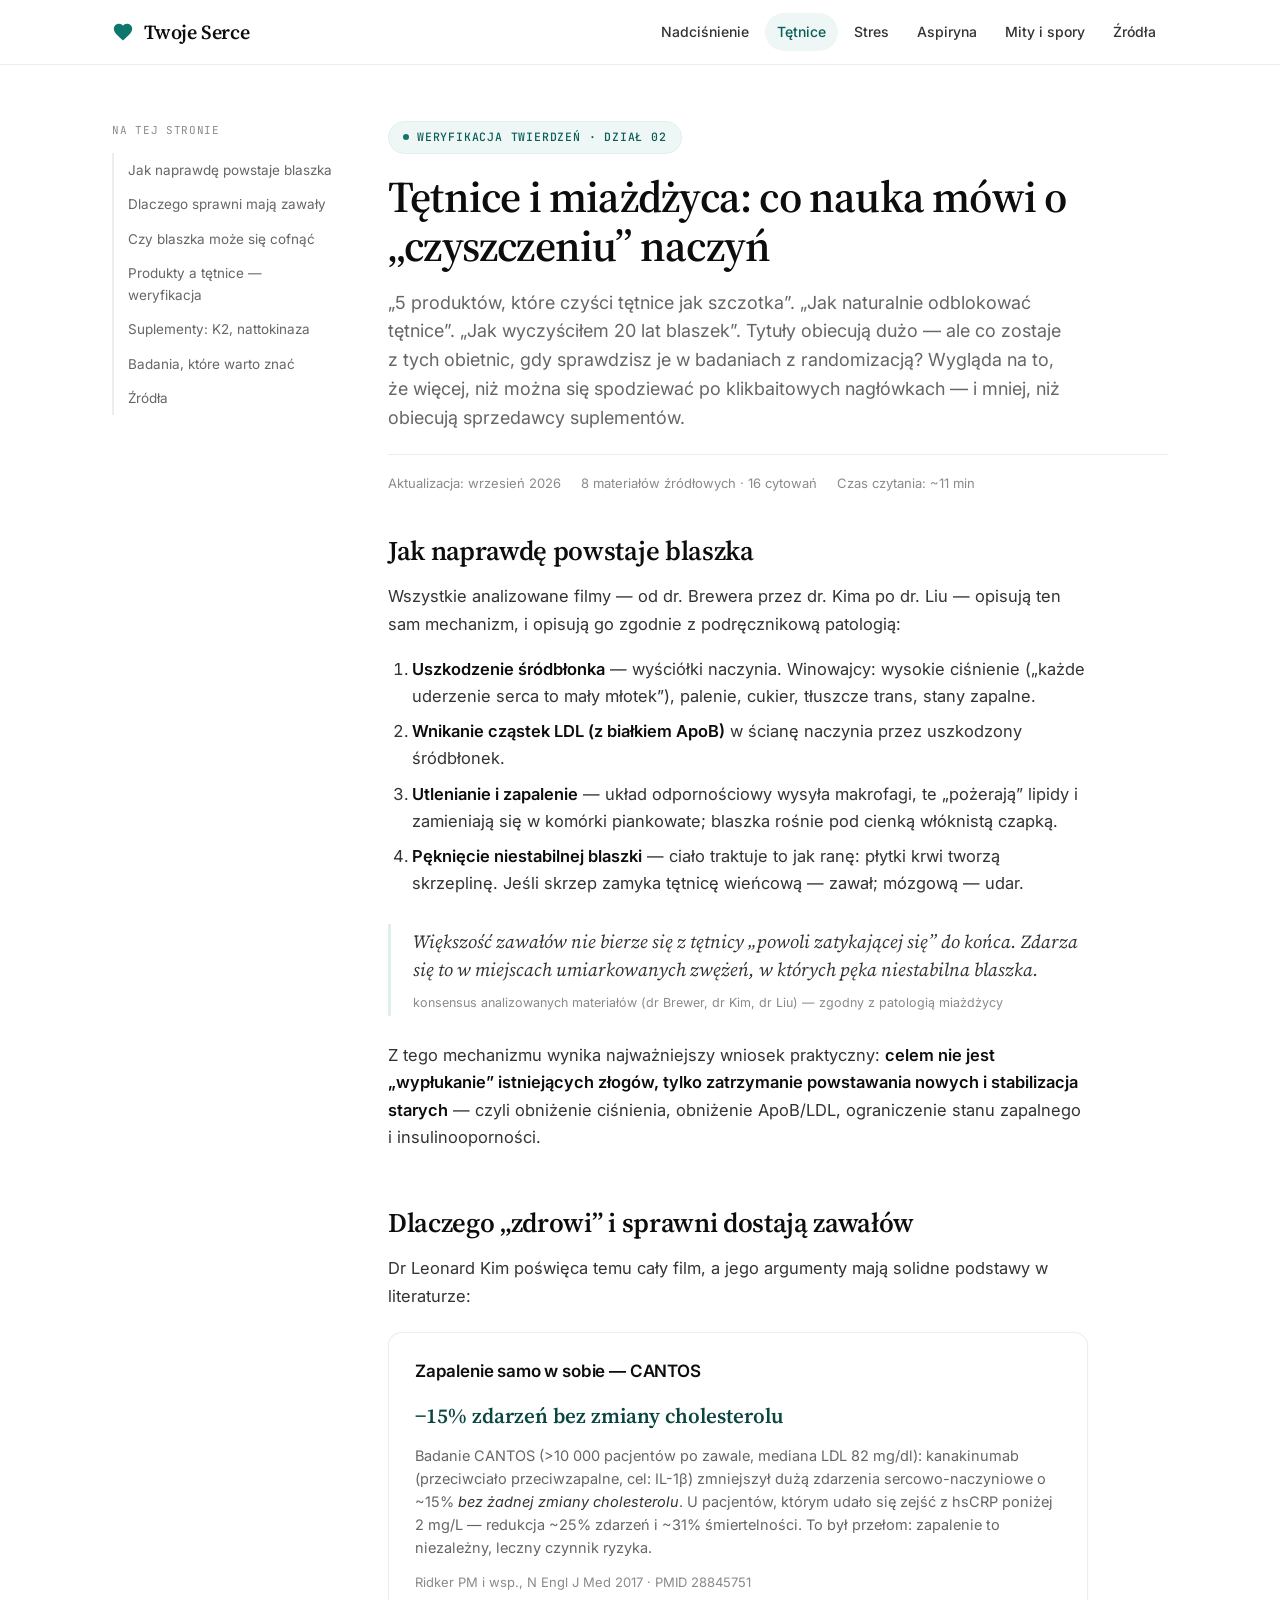
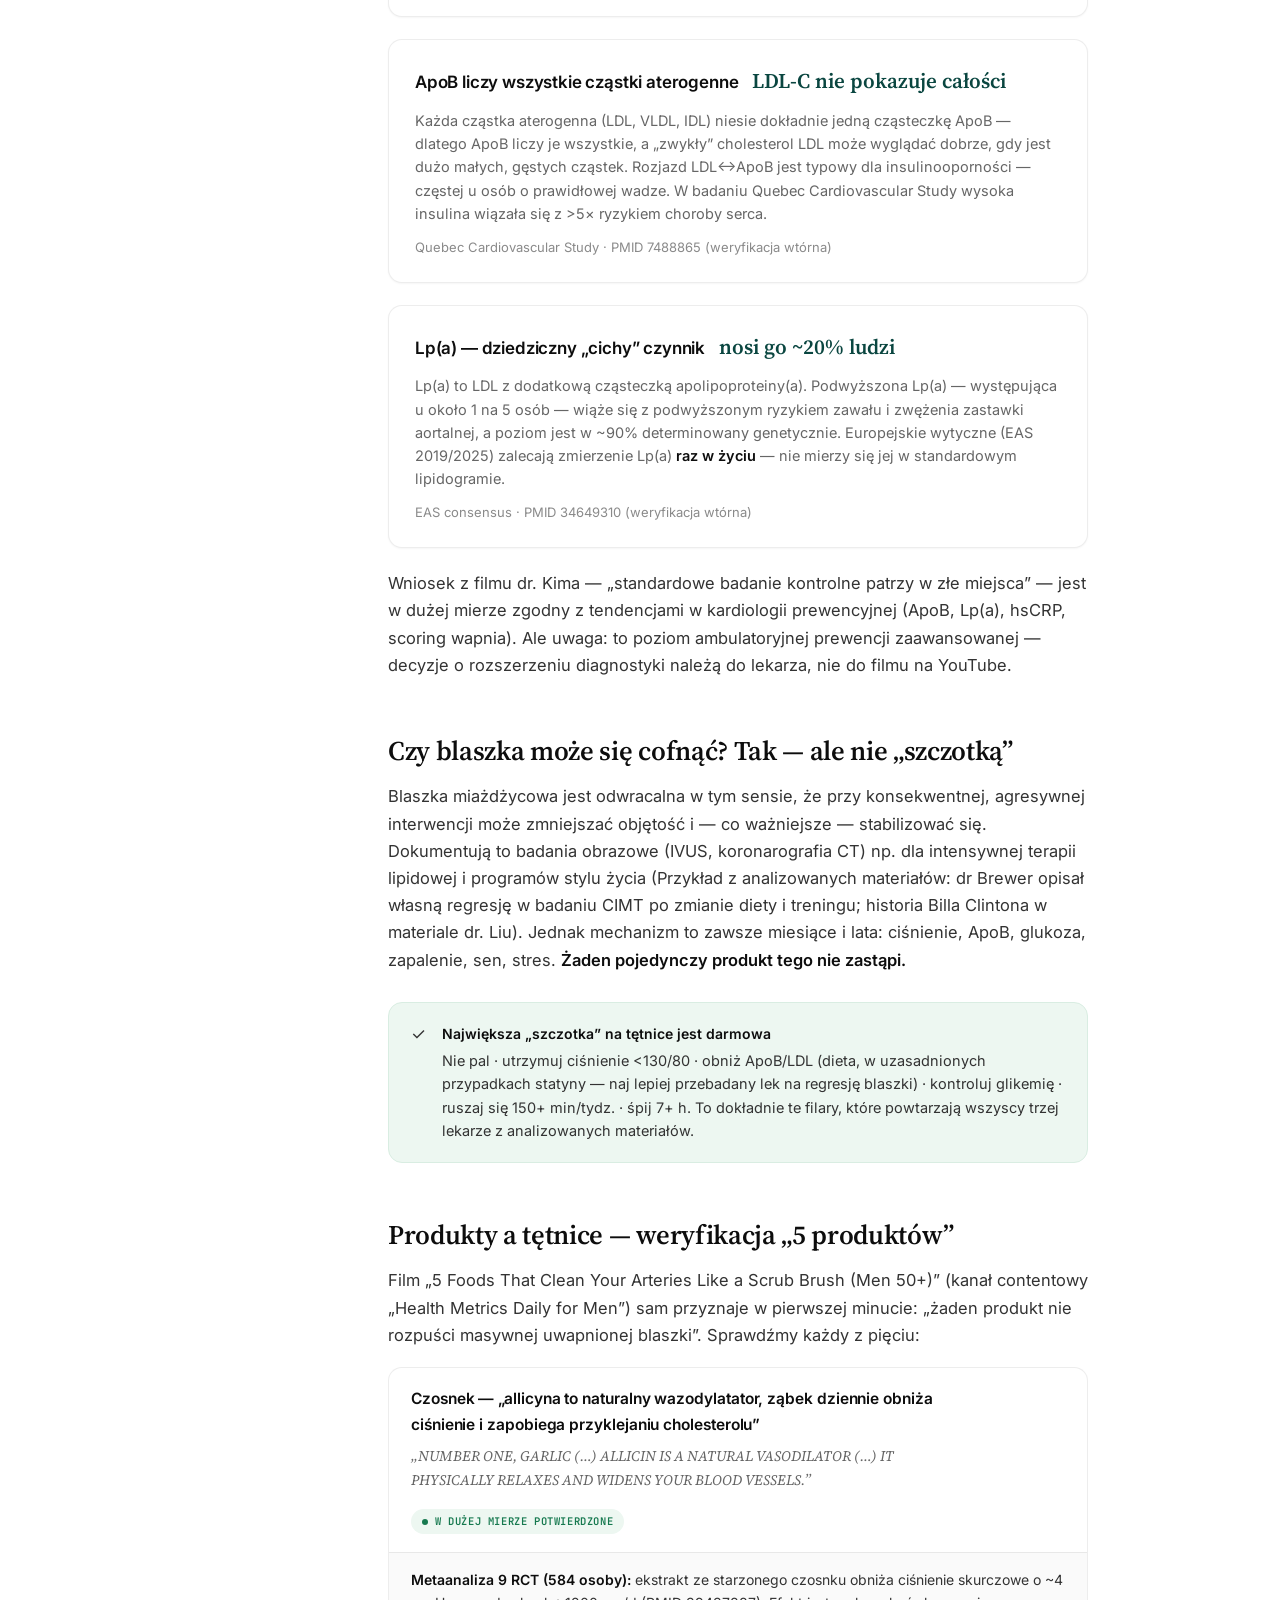
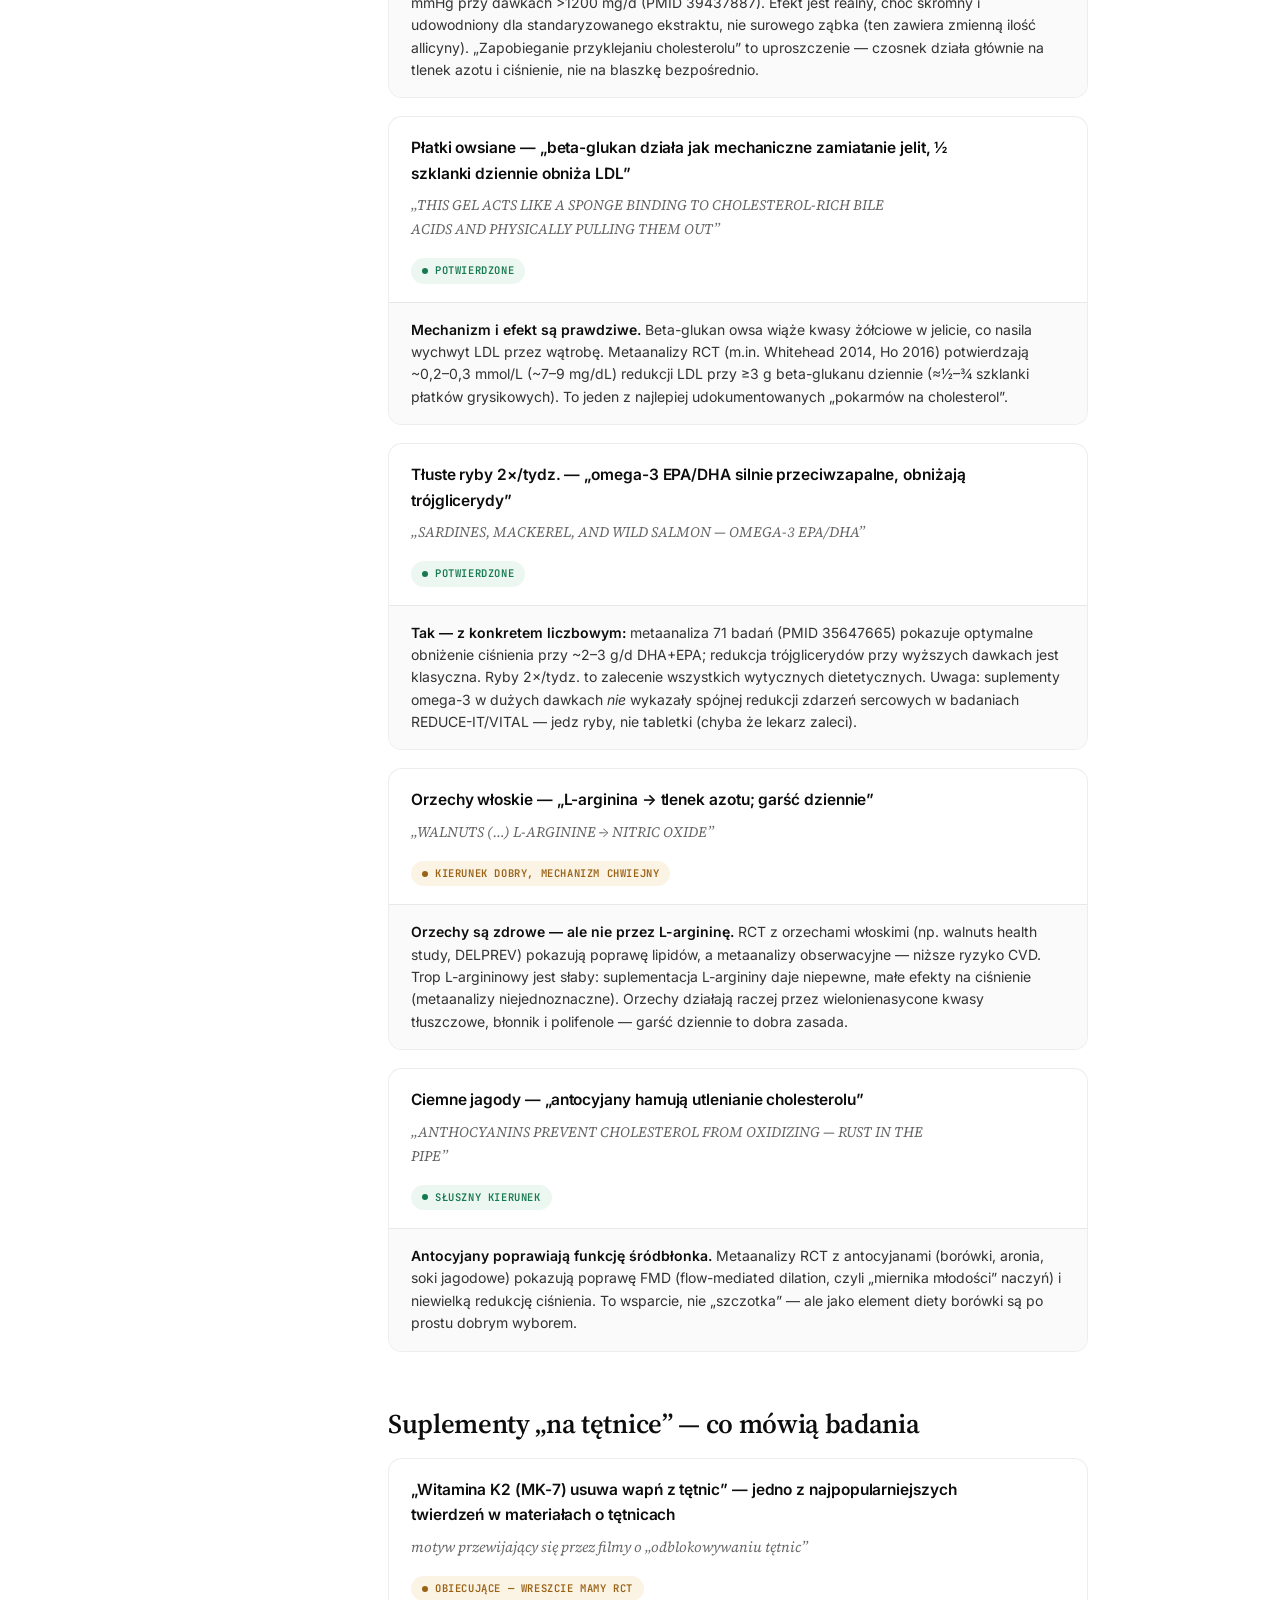
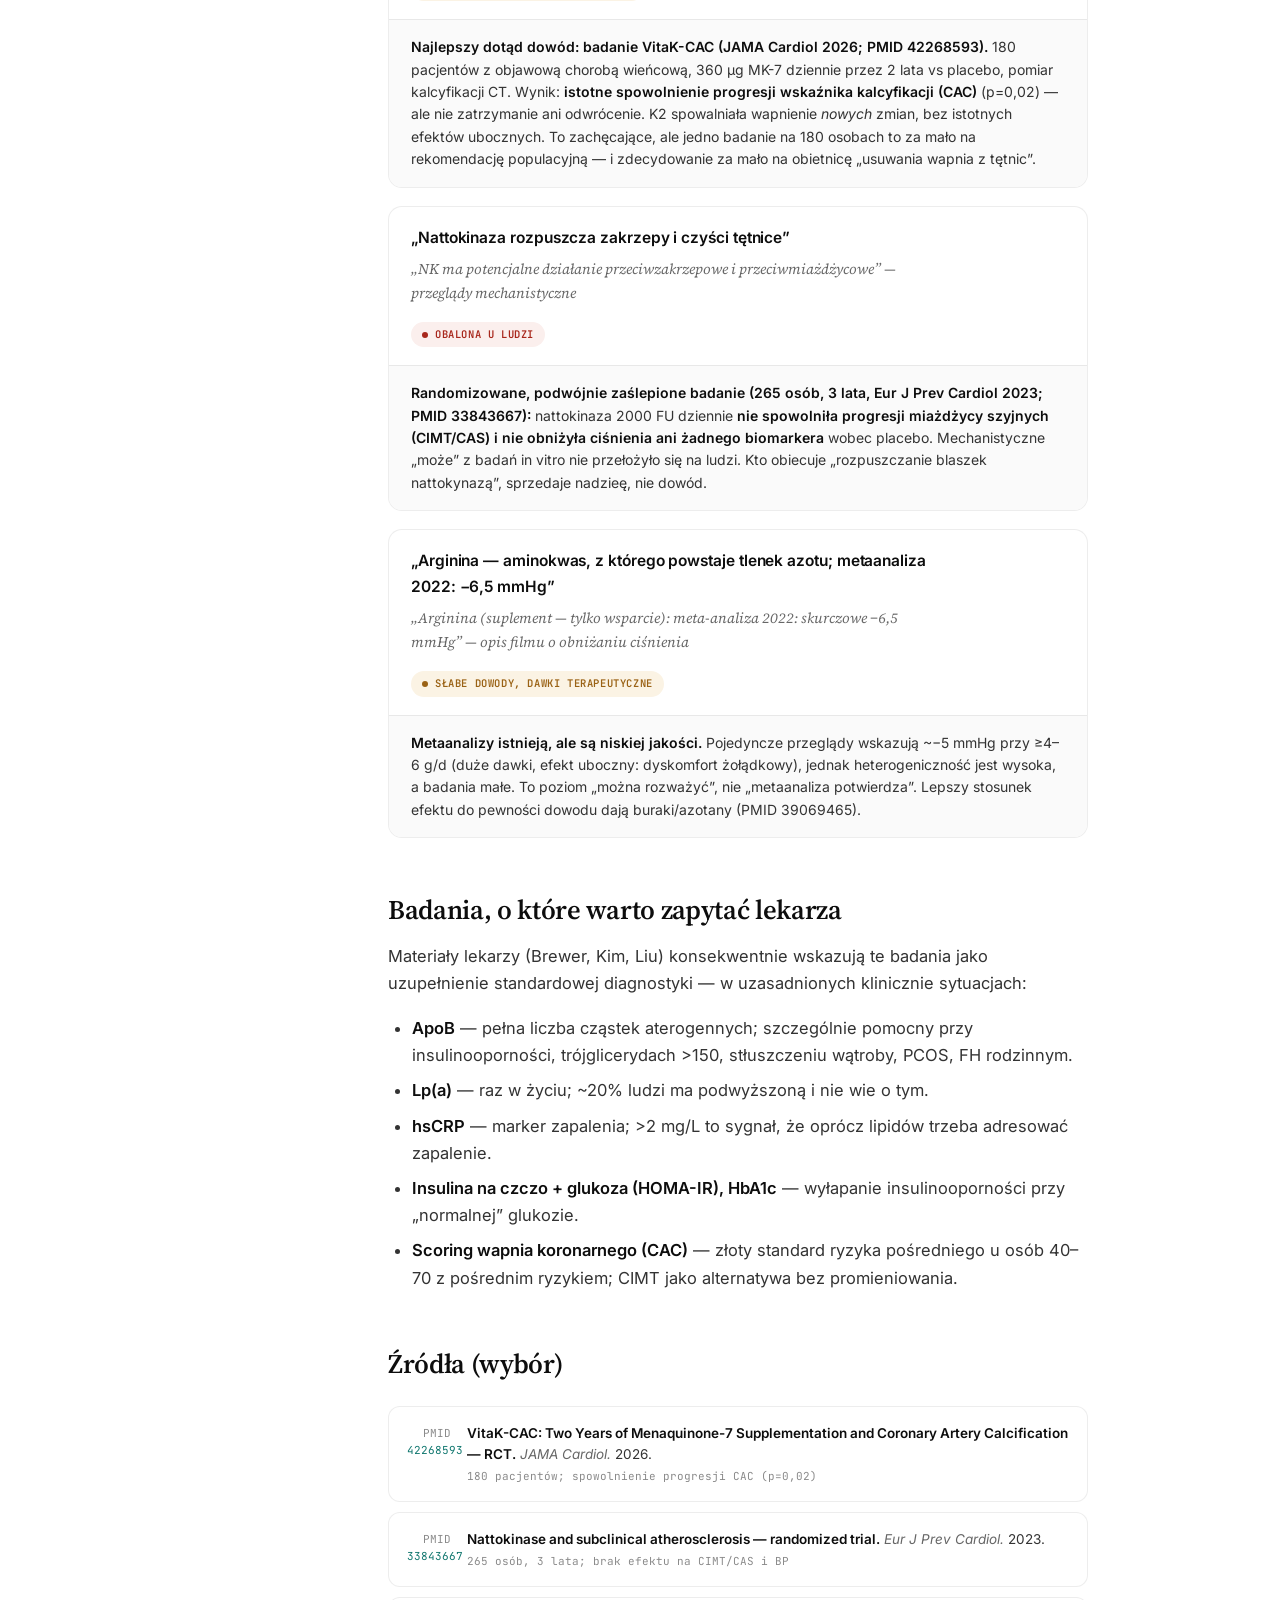
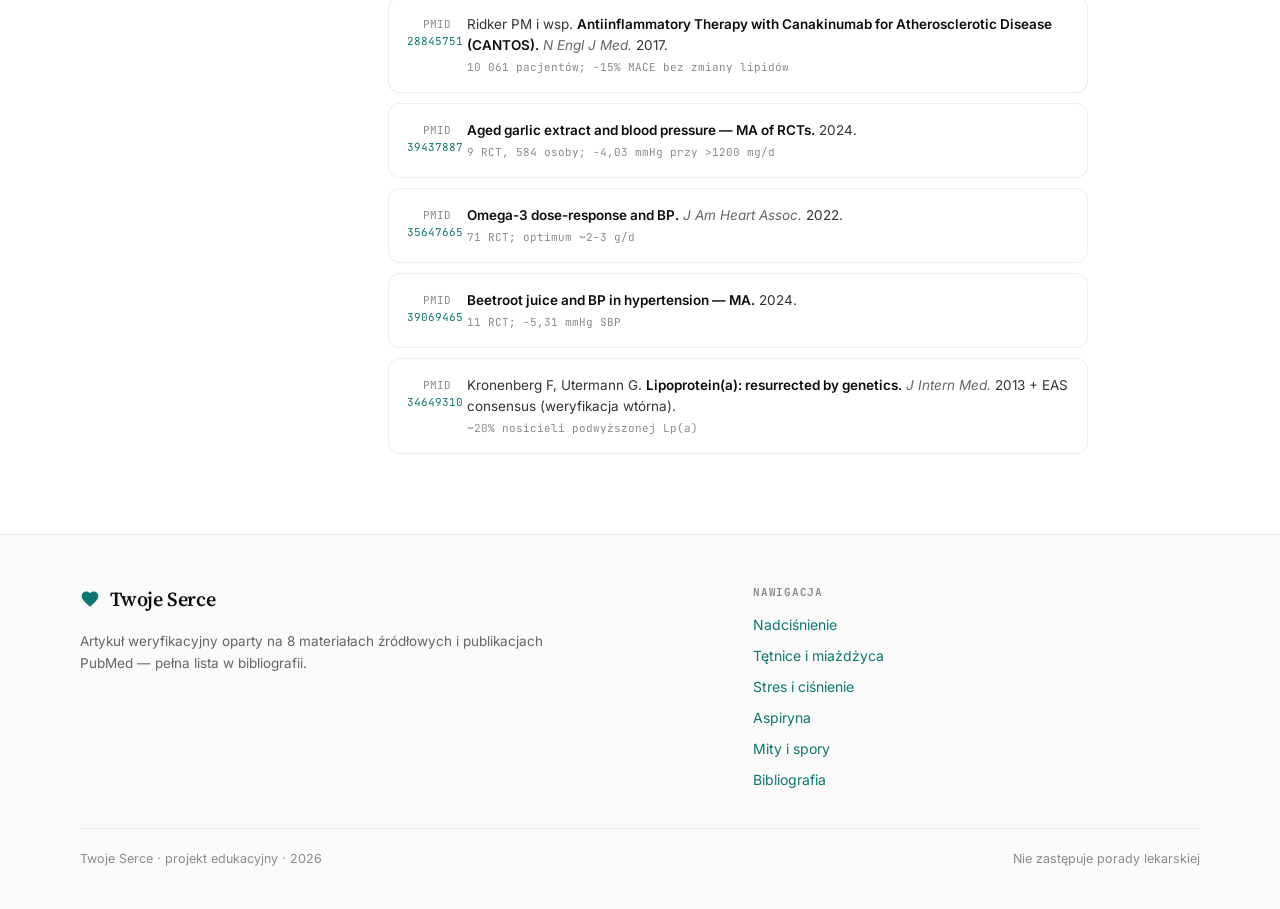
<file: tetnice.html>
<!DOCTYPE html>
<html lang="pl">
<head>
<meta charset="UTF-8">
<meta name="viewport" content="width=device-width, initial-scale=1.0">
<title>Tętnice i miażdżyca — czy da się „wyczyścić” naczynia? · Twoje Serce</title>
<meta name="description" content="Jak powstaje blaszka miażdżycowa, dlaczego sprawni ludzie mają zawały (CANTOS, ApoB, Lp(a)), i co naprawdę działa na tętnice — K2, czosnek, owies, likopen, nattokinaza. Weryfikacja z PubMed.">
<link rel="preconnect" href="https://fonts.googleapis.com">
<link rel="preconnect" href="https://fonts.gstatic.com" crossorigin>
<link href="https://fonts.googleapis.com/css2?family=Source+Serif+4:opsz,wght@8..60,600;8..60,700&family=Inter:wght@400;500;600&family=JetBrains+Mono:wght@400;500;600&display=swap" rel="stylesheet">
<link rel="stylesheet" href="assets/style.css">
<link rel="icon" href="data:image/svg+xml,<svg xmlns='http://www.w3.org/2000/svg' viewBox='0 0 24 24' fill='%230F766E'><path d='M12 21.35l-1.45-1.32C5.4 15.36 2 12.28 2 8.5 2 5.42 4.42 3 7.5 3c1.74 0 3.41.81 4.5 2.09C13.09 3.81 14.76 3 16.5 3 19.58 3 22 5.42 22 8.5c0 3.78-3.4 6.86-8.55 11.54L12 21.35z'/></svg>">
</head>
<body>

<nav class="nav">
  <div class="nav-inner">
    <a class="brand" href="index.html">
      <svg width="22" height="22" viewBox="0 0 24 24" fill="#0F766E"><path d="M12 21.35l-1.45-1.32C5.4 15.36 2 12.28 2 8.5 2 5.42 4.42 3 7.5 3c1.74 0 3.41.81 4.5 2.09C13.09 3.81 14.76 3 16.5 3 19.58 3 22 5.42 22 8.5c0 3.78-3.4 6.86-8.55 11.54L12 21.35z"/></svg>
      Twoje Serce
    </a>
    <button class="nav-burger" aria-label="Menu" onclick="document.getElementById('navlinks').classList.toggle('open')">
      <svg width="20" height="20" viewBox="0 0 24 24" fill="none" stroke="#0d0d0d" stroke-width="2"><path d="M3 6h18M3 12h18M3 18h18"/></svg>
    </button>
    <div class="nav-links" id="navlinks">
      <a href="cisnienie.html">Nadciśnienie</a>
      <a href="tetnice.html" class="active">Tętnice</a>
      <a href="stres.html">Stres</a>
      <a href="aspiryna.html">Aspiryna</a>
      <a href="mity.html">Mity i spory</a>
      <a href="zrodla.html">Źródła</a>
    </div>
  </div>
</nav>

<div class="article-layout">
  <aside class="toc">
    <div class="toc-title">Na tej stronie</div>
    <a href="#blaszka">Jak naprawdę powstaje blaszka</a>
    <a href="#sprawni">Dlaczego sprawni mają zawały</a>
    <a href="#regression">Czy blaszka może się cofnąć</a>
    <a href="#produkty">Produkty a tętnice — weryfikacja</a>
    <a href="#suplementy">Suplementy: K2, nattokinaza</a>
    <a href="#badania">Badania, które warto znać</a>
    <a href="#zrodla">Źródła</a>
  </aside>

  <main>
    <header class="article-header">
      <span class="kicker"><span class="dot"></span>Weryfikacja twierdzeń · Dział 02</span>
      <h1>Tętnice i miażdżyca: co nauka mówi o „czyszczeniu” naczyń</h1>
      <p class="standfirst">
        „5 produktów, które czyści tętnice jak szczotka”. „Jak naturalnie odblokować tętnice”.
        „Jak wyczyściłem 20 lat blaszek”. Tytuły obiecują dużo — ale co zostaje z tych obietnic,
        gdy sprawdzisz je w badaniach z randomizacją? Wygląda na to, że więcej, niż można
        się spodziewać po klikbaitowych nagłówkach — i mniej, niż obiecują sprzedawcy suplementów.
      </p>
      <div class="article-meta">
        <span>Aktualizacja: wrzesień 2026</span>
        <span>8 materiałów źródłowych · 16 cytowań</span>
        <span>Czas czytania: ~11 min</span>
      </div>
    </header>

    <div class="prose">
      <h2 id="blaszka">Jak naprawdę powstaje blaszka</h2>
      <p>
        Wszystkie analizowane filmy — od dr. Brewera przez dr. Kima po dr. Liu — opisują ten sam
        mechanizm, i opisują go zgodnie z podręcznikową patologią:
      </p>
      <ol>
        <li><strong>Uszkodzenie śródbłonka</strong> — wyściółki naczynia. Winowajcy: wysokie ciśnienie („każde uderzenie serca to mały młotek”), palenie, cukier, tłuszcze trans, stany zapalne.</li>
        <li><strong>Wnikanie cząstek LDL (z białkiem ApoB)</strong> w ścianę naczynia przez uszkodzony śródbłonek.</li>
        <li><strong>Utlenianie i zapalenie</strong> — układ odpornościowy wysyła makrofagi, te „pożerają” lipidy i zamieniają się w komórki piankowate; blaszka rośnie pod cienką włóknistą czapką.</li>
        <li><strong>Pęknięcie niestabilnej blaszki</strong> — ciało traktuje to jak ranę: płytki krwi tworzą skrzeplinę. Jeśli skrzep zamyka tętnicę wieńcową — zawał; mózgową — udar.</li>
      </ol>
      <blockquote>
        Większość zawałów nie bierze się z tętnicy „powoli zatykającej się” do końca. Zdarza się
        to w miejscach umiarkowanych zwężeń, w których pęka niestabilna blaszka.
        <cite>konsensus analizowanych materiałów (dr Brewer, dr Kim, dr Liu) — zgodny z patologią miażdżycy</cite>
      </blockquote>
      <p>
        Z tego mechanizmu wynika najważniejszy wniosek praktyczny: <strong>celem nie jest „wypłukanie”
        istniejących złogów, tylko zatrzymanie powstawania nowych i stabilizacja starych</strong> —
        czyli obniżenie ciśnienia, obniżenie ApoB/LDL, ograniczenie stanu zapalnego i insulinooporności.
      </p>

      <h2 id="sprawni">Dlaczego „zdrowi” i sprawni dostają zawałów</h2>
      <p>
        Dr Leonard Kim poświęca temu cały film, a jego argumenty mają solidne podstawy
        w literaturze:
      </p>

      <div class="evi">
        <div class="evi-head"><span class="evi-name">Zapalenie samo w sobie — CANTOS</span><span class="evi-effect">−15% zdarzeń bez zmiany cholesterolu</span></div>
        <p>Badanie CANTOS (&gt;10 000 pacjentów po zawale, mediana LDL 82 mg/dl): kanakinumab (przeciwciało przeciwzapalne, cel: IL-1β) zmniejszył dużą zdarzenia sercowo-naczyniowe o ~15% <em>bez żadnej zmiany cholesterolu</em>. U pacjentów, którym udało się zejść z hsCRP poniżej 2 mg/L — redukcja ~25% zdarzeń i ~31% śmiertelności. To był przełom: zapalenie to niezależny, leczny czynnik ryzyka.</p>
        <p class="fine">Ridker PM i wsp., N Engl J Med 2017 · PMID 28845751</p>
      </div>

      <div class="evi">
        <div class="evi-head"><span class="evi-name">ApoB liczy wszystkie cząstki aterogenne</span><span class="evi-effect">LDL-C nie pokazuje całości</span></div>
        <p>Każda cząstka aterogenna (LDL, VLDL, IDL) niesie dokładnie jedną cząsteczkę ApoB — dlatego ApoB liczy je wszystkie, a „zwykły” cholesterol LDL może wyglądać dobrze, gdy jest dużo małych, gęstych cząstek. Rozjazd LDL↔ApoB jest typowy dla insulinooporności — częstej u osób o prawidłowej wadze. W badaniu Quebec Cardiovascular Study wysoka insulina wiązała się z &gt;5× ryzykiem choroby serca.</p>
        <p class="fine">Quebec Cardiovascular Study · PMID 7488865 (weryfikacja wtórna)</p>
      </div>

      <div class="evi">
        <div class="evi-head"><span class="evi-name">Lp(a) — dziedziczny „cichy” czynnik</span><span class="evi-effect">nosi go ~20% ludzi</span></div>
        <p>Lp(a) to LDL z dodatkową cząsteczką apolipoproteiny(a). Podwyższona Lp(a) — występująca u około 1 na 5 osób — wiąże się z podwyższonym ryzykiem zawału i zwężenia zastawki aortalnej, a poziom jest w ~90% determinowany genetycznie. Europejskie wytyczne (EAS 2019/2025) zalecają zmierzenie Lp(a) <strong>raz w życiu</strong> — nie mierzy się jej w standardowym lipidogramie.</p>
        <p class="fine">EAS consensus · PMID 34649310 (weryfikacja wtórna)</p>
      </div>

      <p>
        Wniosek z filmu dr. Kima — „standardowe badanie kontrolne patrzy w złe miejsca” — jest
        w dużej mierze zgodny z tendencjami w kardiologii prewencyjnej (ApoB, Lp(a), hsCRP, scoring
        wapnia). Ale uwaga: to poziom ambulatoryjnej prewencji zaawansowanej — decyzje o rozszerzeniu
        diagnostyki należą do lekarza, nie do filmu na YouTube.
      </p>

      <h2 id="regression">Czy blaszka może się cofnąć? Tak — ale nie „szczotką”</h2>
      <p>
        Blaszka miażdżycowa jest odwracalna w tym sensie, że przy konsekwentnej, agresywnej
        interwencji może zmniejszać objętość i — co ważniejsze — stabilizować się. Dokumentują to
        badania obrazowe (IVUS, koronarografia CT) np. dla intensywnej terapii lipidowej i programów
        stylu życia (Przykład z analizowanych materiałów: dr Brewer opisał własną regresję
        w badaniu CIMT po zmianie diety i treningu; historia Billa Clintona w materiale dr. Liu).
        Jednak mechanizm to zawsze miesiące i lata: ciśnienie, ApoB, glukoza, zapalenie, sen, stres.
        <strong>Żaden pojedynczy produkt tego nie zastąpi.</strong>
      </p>
      <div class="callout ok">
        <span class="ic">✓</span>
        <div>
          <span class="t">Największa „szczotka” na tętnice jest darmowa</span>
          <p>Nie pal · utrzymuj ciśnienie &lt;130/80 · obniż ApoB/LDL (dieta, w uzasadnionych przypadkach statyny — naj lepiej przebadany lek na regresję blaszki) · kontroluj glikemię · ruszaj się 150+ min/tydz. · śpij 7+ h. To dokładnie te filary, które powtarzają wszyscy trzej lekarze z analizowanych materiałów.</p>
        </div>
      </div>

      <h2 id="produkty">Produkty a tętnice — weryfikacja „5 produktów”</h2>
      <p>
        Film „5 Foods That Clean Your Arteries Like a Scrub Brush (Men 50+)” (kanał contentowy
        „Health Metrics Daily for Men”) sam przyznaje w pierwszej minucie: „żaden produkt nie rozpuści
        masywnej uwapnionej blaszki”. Sprawdźmy każdy z pięciu:
      </p>

      <div class="fact">
        <div class="fact-head">
          <div class="fact-head-left">
            <div class="fact-claim">Czosnek — „allicyna to naturalny wazodylatator, ząbek dziennie obniża ciśnienie i zapobiega przyklejaniu cholesterolu”</div>
            <div class="fact-quote">„NUMBER ONE, GARLIC (…) ALLICIN IS A NATURAL VASODILATOR (…) IT PHYSICALLY RELAXES AND WIDENS YOUR BLOOD VESSELS.”</div>
          </div>
          <span class="badge badge-ok">W dużej mierze potwierdzone</span>
        </div>
        <div class="fact-verdict">
          <p><span class="vv">Metaanaliza 9 RCT (584 osoby):</span> ekstrakt ze starzonego czosnku obniża ciśnienie skurczowe o ~4 mmHg przy dawkach &gt;1200 mg/d (PMID 39437887). Efekt jest realny, choć skromny i udowodniony dla standaryzowanego ekstraktu, nie surowego ząbka (ten zawiera zmienną ilość allicyny). „Zapobieganie przyklejaniu cholesterolu” to uproszczenie — czosnek działa głównie na tlenek azotu i ciśnienie, nie na blaszkę bezpośrednio.</p>
        </div>
      </div>

      <div class="fact">
        <div class="fact-head">
          <div class="fact-head-left">
            <div class="fact-claim">Płatki owsiane — „beta-glukan działa jak mechaniczne zamiatanie jelit, ½ szklanki dziennie obniża LDL”</div>
            <div class="fact-quote">„THIS GEL ACTS LIKE A SPONGE BINDING TO CHOLESTEROL-RICH BILE ACIDS AND PHYSICALLY PULLING THEM OUT”</div>
          </div>
          <span class="badge badge-ok">Potwierdzone</span>
        </div>
        <div class="fact-verdict">
          <p><span class="vv">Mechanizm i efekt są prawdziwe.</span> Beta-glukan owsa wiąże kwasy żółciowe w jelicie, co nasila wychwyt LDL przez wątrobę. Metaanalizy RCT (m.in. Whitehead 2014, Ho 2016) potwierdzają ~0,2–0,3 mmol/L (~7–9 mg/dL) redukcji LDL przy ≥3 g beta-glukanu dziennie (≈½–¾ szklanki płatków grysikowych). To jeden z najlepiej udokumentowanych „pokarmów na cholesterol”.</p>
        </div>
      </div>

      <div class="fact">
        <div class="fact-head">
          <div class="fact-head-left">
            <div class="fact-claim">Tłuste ryby 2×/tydz. — „omega-3 EPA/DHA silnie przeciwzapalne, obniżają trójglicerydy”</div>
            <div class="fact-quote">„SARDINES, MACKEREL, AND WILD SALMON — OMEGA-3 EPA/DHA”</div>
          </div>
          <span class="badge badge-ok">Potwierdzone</span>
        </div>
        <div class="fact-verdict">
          <p><span class="vv">Tak — z konkretem liczbowym:</span> metaanaliza 71 badań (PMID 35647665) pokazuje optymalne obniżenie ciśnienia przy ~2–3 g/d DHA+EPA; redukcja trójglicerydów przy wyższych dawkach jest klasyczna. Ryby 2×/tydz. to zalecenie wszystkich wytycznych dietetycznych. Uwaga: suplementy omega-3 w dużych dawkach <em>nie</em> wykazały spójnej redukcji zdarzeń sercowych w badaniach REDUCE-IT/VITAL — jedz ryby, nie tabletki (chyba że lekarz zaleci).</p>
        </div>
      </div>

      <div class="fact">
        <div class="fact-head">
          <div class="fact-head-left">
            <div class="fact-claim">Orzechy włoskie — „L-arginina → tlenek azotu; garść dziennie”</div>
            <div class="fact-quote">„WALNUTS (…) L-ARGININE → NITRIC OXIDE”</div>
          </div>
          <span class="badge badge-warn">Kierunek dobry, mechanizm chwiejny</span>
        </div>
        <div class="fact-verdict">
          <p><span class="vv">Orzechy są zdrowe — ale nie przez L-argininę.</span> RCT z orzechami włoskimi (np. walnuts health study, DELPREV) pokazują poprawę lipidów, a metaanalizy obserwacyjne — niższe ryzyko CVD. Trop L-argininowy jest słaby: suplementacja L-argininy daje niepewne, małe efekty na ciśnienie (metaanalizy niejednoznaczne). Orzechy działają raczej przez wielonienasycone kwasy tłuszczowe, błonnik i polifenole — garść dziennie to dobra zasada.</p>
        </div>
      </div>

      <div class="fact">
        <div class="fact-head">
          <div class="fact-head-left">
            <div class="fact-claim">Ciemne jagody — „antocyjany hamują utlenianie cholesterolu”</div>
            <div class="fact-quote">„ANTHOCYANINS PREVENT CHOLESTEROL FROM OXIDIZING — RUST IN THE PIPE”</div>
          </div>
          <span class="badge badge-ok">Słuszny kierunek</span>
        </div>
        <div class="fact-verdict">
          <p><span class="vv">Antocyjany poprawiają funkcję śródbłonka.</span> Metaanalizy RCT z antocyjanami (borówki, aronia, soki jagodowe) pokazują poprawę FMD (flow-mediated dilation, czyli „miernika młodości” naczyń) i niewielką redukcję ciśnienia. To wsparcie, nie „szczotka” — ale jako element diety borówki są po prostu dobrym wyborem.</p>
        </div>
      </div>

      <h2 id="suplementy">Suplementy „na tętnice” — co mówią badania</h2>

      <div class="fact">
        <div class="fact-head">
          <div class="fact-head-left">
            <div class="fact-claim">„Witamina K2 (MK-7) usuwa wapń z tętnic” — jedno z najpopularniejszych twierdzeń w materiałach o tętnicach</div>
            <div class="fact-quote">motyw przewijający się przez filmy o „odblokowywaniu tętnic”</div>
          </div>
          <span class="badge badge-warn">Obiecujące — wreszcie mamy RCT</span>
        </div>
        <div class="fact-verdict">
          <p><span class="vv">Najlepszy dotąd dowód: badanie VitaK-CAC (JAMA Cardiol 2026; PMID 42268593).</span> 180 pacjentów z objawową chorobą wieńcową, 360 µg MK-7 dziennie przez 2 lata vs placebo, pomiar kalcyfikacji CT. Wynik: <strong>istotne spowolnienie progresji wskaźnika kalcyfikacji (CAC)</strong> (p=0,02) — ale nie zatrzymanie ani odwrócenie. K2 spowalniała wapnienie <em>nowych</em> zmian, bez istotnych efektów ubocznych. To zachęcające, ale jedno badanie na 180 osobach to za mało na rekomendację populacyjną — i zdecydowanie za mało na obietnicę „usuwania wapnia z tętnic”.</p>
        </div>
      </div>

      <div class="fact">
        <div class="fact-head">
          <div class="fact-head-left">
            <div class="fact-claim">„Nattokinaza rozpuszcza zakrzepy i czyści tętnice”</div>
            <div class="fact-quote">„NK ma potencjalne działanie przeciwzakrzepowe i przeciwmiażdżycowe” — przeglądy mechanistyczne</div>
          </div>
          <span class="badge badge-danger">Obalona u ludzi</span>
        </div>
        <div class="fact-verdict">
          <p><span class="vv">Randomizowane, podwójnie zaślepione badanie (265 osób, 3 lata, Eur J Prev Cardiol 2023; PMID 33843667):</span> nattokinaza 2000 FU dziennie <strong>nie spowolniła progresji miażdżycy szyjnych (CIMT/CAS) i nie obniżyła ciśnienia ani żadnego biomarkera</strong> wobec placebo. Mechanistyczne „może” z badań in vitro nie przełożyło się na ludzi. Kto obiecuje „rozpuszczanie blaszek nattokynazą”, sprzedaje nadzieę, nie dowód.</p>
        </div>
      </div>

      <div class="fact">
        <div class="fact-head">
          <div class="fact-head-left">
            <div class="fact-claim">„Arginina — aminokwas, z którego powstaje tlenek azotu; metaanaliza 2022: −6,5 mmHg”</div>
            <div class="fact-quote">„Arginina (suplement — tylko wsparcie): meta-analiza 2022: skurczowe −6,5 mmHg” — opis filmu o obniżaniu ciśnienia</div>
          </div>
          <span class="badge badge-warn">Słabe dowody, dawki terapeutyczne</span>
        </div>
        <div class="fact-verdict">
          <p><span class="vv">Metaanalizy istnieją, ale są niskiej jakości.</span> Pojedyncze przeglądy wskazują ~−5 mmHg przy ≥4–6 g/d (duże dawki, efekt uboczny: dyskomfort żołądkowy), jednak heterogeniczność jest wysoka, a badania małe. To poziom „można rozważyć”, nie „metaanaliza potwierdza”. Lepszy stosunek efektu do pewności dowodu dają buraki/azotany (PMID 39069465).</p>
        </div>
      </div>

      <h2 id="badania">Badania, o które warto zapytać lekarza</h2>
      <p>
        Materiały lekarzy (Brewer, Kim, Liu) konsekwentnie wskazują te badania jako uzupełnienie
        standardowej diagnostyki — w uzasadnionych klinicznie sytuacjach:
      </p>
      <ul>
        <li><strong>ApoB</strong> — pełna liczba cząstek aterogennych; szczególnie pomocny przy insulinooporności, trójglicerydach &gt;150, stłuszczeniu wątroby, PCOS, FH rodzinnym.</li>
        <li><strong>Lp(a)</strong> — raz w życiu; ~20% ludzi ma podwyższoną i nie wie o tym.</li>
        <li><strong>hsCRP</strong> — marker zapalenia; &gt;2 mg/L to sygnał, że oprócz lipidów trzeba adresować zapalenie.</li>
        <li><strong>Insulina na czczo + glukoza (HOMA-IR), HbA1c</strong> — wyłapanie insulinooporności przy „normalnej” glukozie.</li>
        <li><strong>Scoring wapnia koronarnego (CAC)</strong> — złoty standard ryzyka pośredniego u osób 40–70 z pośrednim ryzykiem; CIMT jako alternatywa bez promieniowania.</li>
      </ul>

      <h2 id="zrodla">Źródła (wybór)</h2>
      <div class="sources-list">
        <div class="source-item">
          <div class="pmid">PMID<br><a href="https://pubmed.ncbi.nlm.nih.gov/42268593/">42268593</a></div>
          <div><strong>VitaK-CAC: Two Years of Menaquinone-7 Supplementation and Coronary Artery Calcification — RCT.</strong> <span class="jr">JAMA Cardiol.</span> 2026. <span class="yr">180 pacjentów; spowolnienie progresji CAC (p=0,02)</span></div>
        </div>
        <div class="source-item">
          <div class="pmid">PMID<br><a href="https://pubmed.ncbi.nlm.nih.gov/33843667/">33843667</a></div>
          <div><strong>Nattokinase and subclinical atherosclerosis — randomized trial.</strong> <span class="jr">Eur J Prev Cardiol.</span> 2023. <span class="yr">265 osób, 3 lata; brak efektu na CIMT/CAS i BP</span></div>
        </div>
        <div class="source-item">
          <div class="pmid">PMID<br><a href="https://pubmed.ncbi.nlm.nih.gov/28845751/">28845751</a></div>
          <div>Ridker PM i wsp. <strong>Antiinflammatory Therapy with Canakinumab for Atherosclerotic Disease (CANTOS).</strong> <span class="jr">N Engl J Med.</span> 2017. <span class="yr">10 061 pacjentów; −15% MACE bez zmiany lipidów</span></div>
        </div>
        <div class="source-item">
          <div class="pmid">PMID<br><a href="https://pubmed.ncbi.nlm.nih.gov/39437887/">39437887</a></div>
          <div><strong>Aged garlic extract and blood pressure — MA of RCTs.</strong> 2024. <span class="yr">9 RCT, 584 osoby; −4,03 mmHg przy &gt;1200 mg/d</span></div>
        </div>
        <div class="source-item">
          <div class="pmid">PMID<br><a href="https://pubmed.ncbi.nlm.nih.gov/35647665/">35647665</a></div>
          <div><strong>Omega-3 dose-response and BP.</strong> <span class="jr">J Am Heart Assoc.</span> 2022. <span class="yr">71 RCT; optimum ~2–3 g/d</span></div>
        </div>
        <div class="source-item">
          <div class="pmid">PMID<br><a href="https://pubmed.ncbi.nlm.nih.gov/39069465/">39069465</a></div>
          <div><strong>Beetroot juice and BP in hypertension — MA.</strong> 2024. <span class="yr">11 RCT; −5,31 mmHg SBP</span></div>
        </div>
        <div class="source-item">
          <div class="pmid">PMID<br><a href="https://pubmed.ncbi.nlm.nih.gov/34649310/">34649310</a></div>
          <div>Kronenberg F, Utermann G. <strong>Lipoprotein(a): resurrected by genetics.</strong> <span class="jr">J Intern Med.</span> 2013 + EAS consensus (weryfikacja wtórna). <span class="yr">~20% nosicieli podwyższonej Lp(a)</span></div>
        </div>
      </div>
    </div>
  </main>
</div>

<footer class="footer">
  <div class="footer-inner">
    <div>
      <a class="brand" href="index.html">
        <svg width="20" height="20" viewBox="0 0 24 24" fill="#0F766E"><path d="M12 21.35l-1.45-1.32C5.4 15.36 2 12.28 2 8.5 2 5.42 4.42 3 7.5 3c1.74 0 3.41.81 4.5 2.09C13.09 3.81 14.76 3 16.5 3 19.58 3 22 5.42 22 8.5c0 3.78-3.4 6.86-8.55 11.54L12 21.35z"/></svg>
        Twoje Serce
      </a>
      <p>Artykuł weryfikacyjny oparty na 8 materiałach źródłowych i publikacjach PubMed — pełna lista w bibliografii.</p>
    </div>
    <div>
      <h4>Nawigacja</h4>
      <div class="footer-links">
        <a href="cisnienie.html">Nadciśnienie</a>
        <a href="tetnice.html">Tętnice i miażdżyca</a>
        <a href="stres.html">Stres i ciśnienie</a>
        <a href="aspiryna.html">Aspiryna</a>
        <a href="mity.html">Mity i spory</a>
        <a href="zrodla.html">Bibliografia</a>
      </div>
    </div>
  </div>
  <div class="footer-bottom">
    <span>Twoje Serce · projekt edukacyjny · 2026</span>
    <span>Nie zastępuje porady lekarskiej</span>
  </div>
</footer>

</body>
</html>
</file>
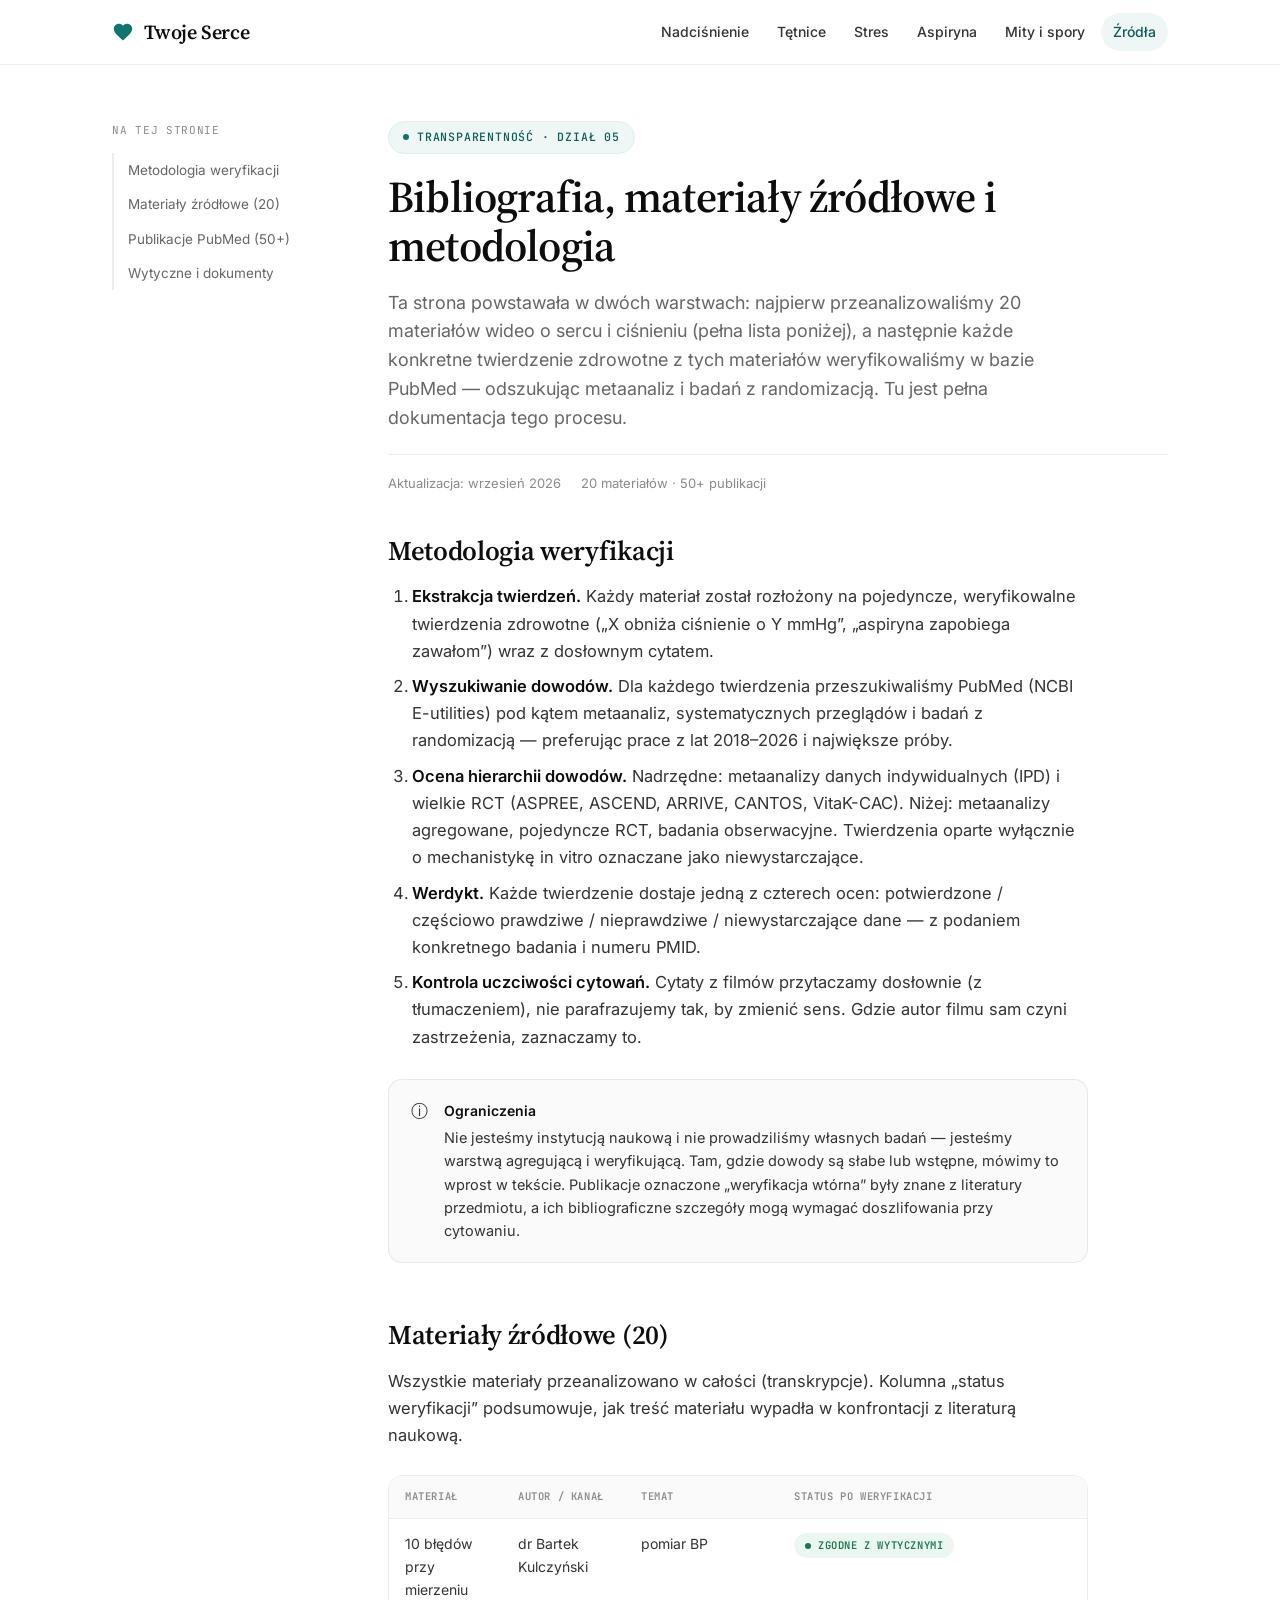
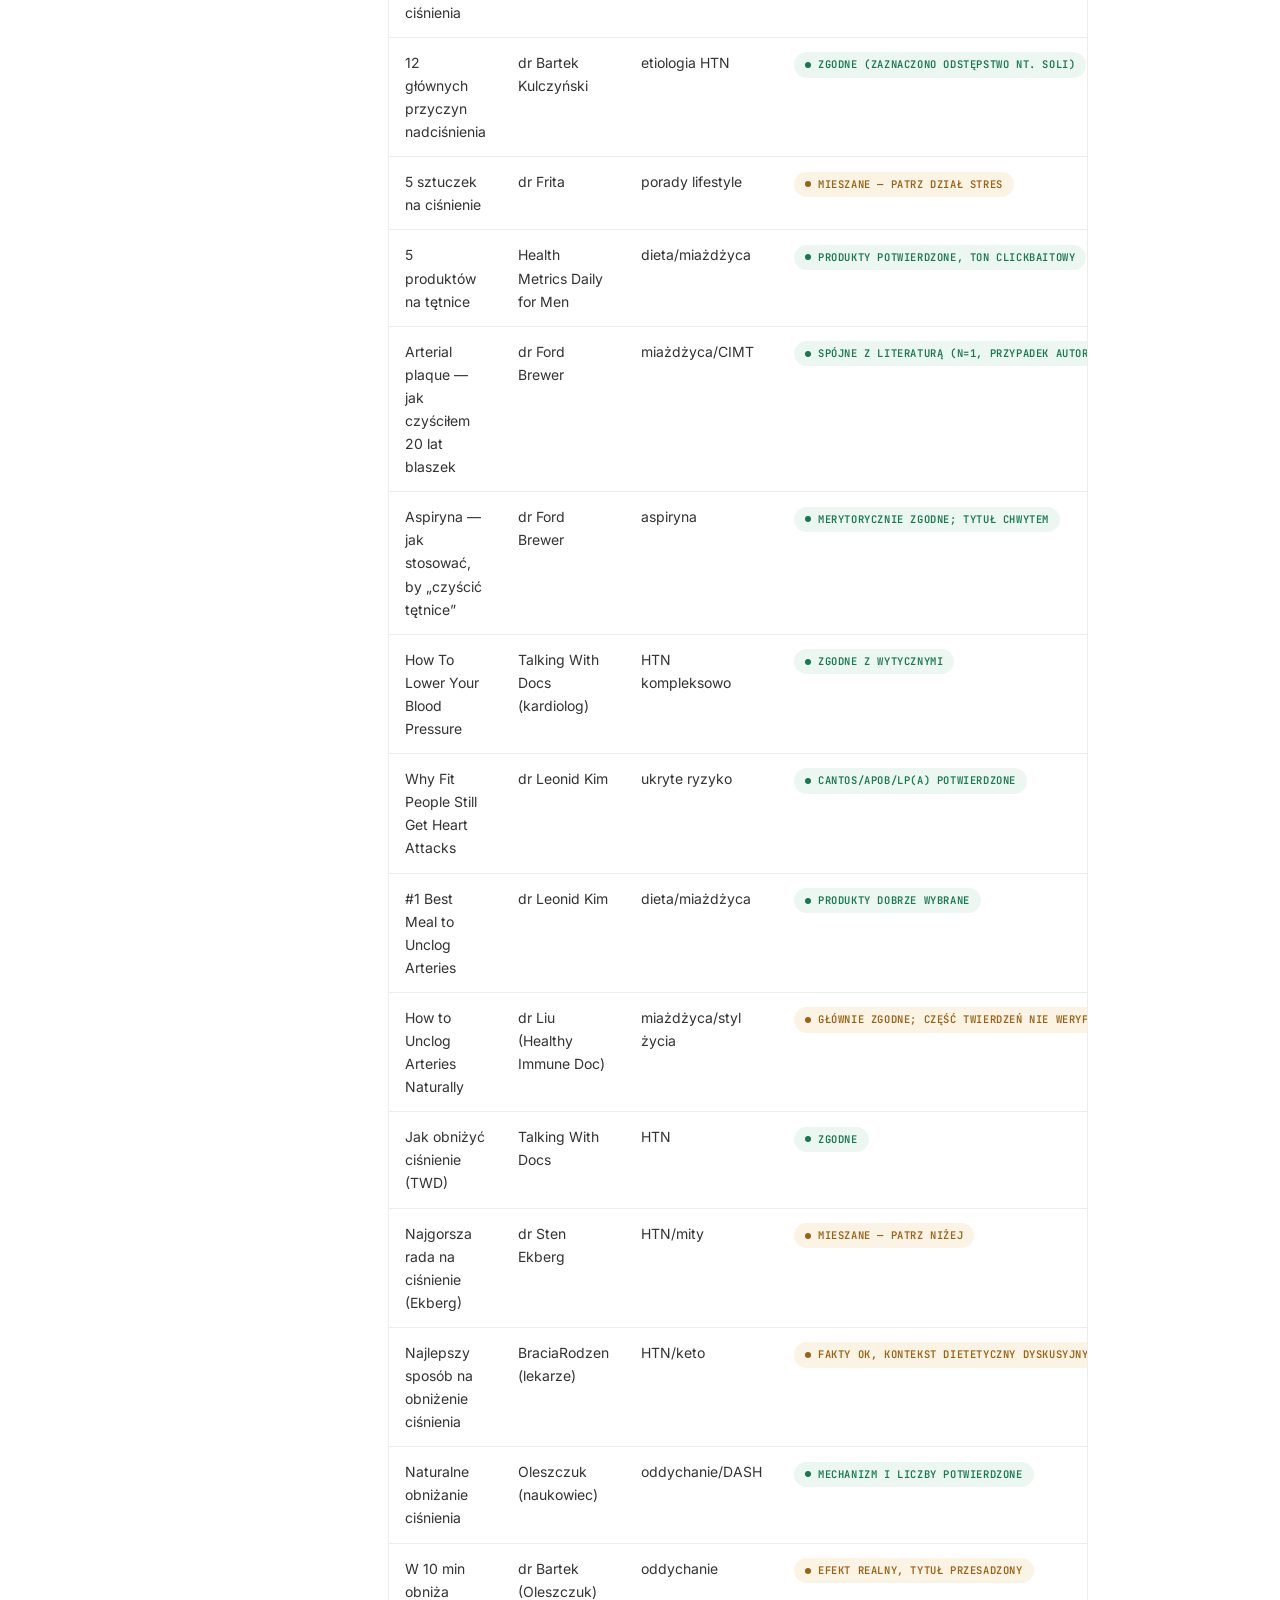
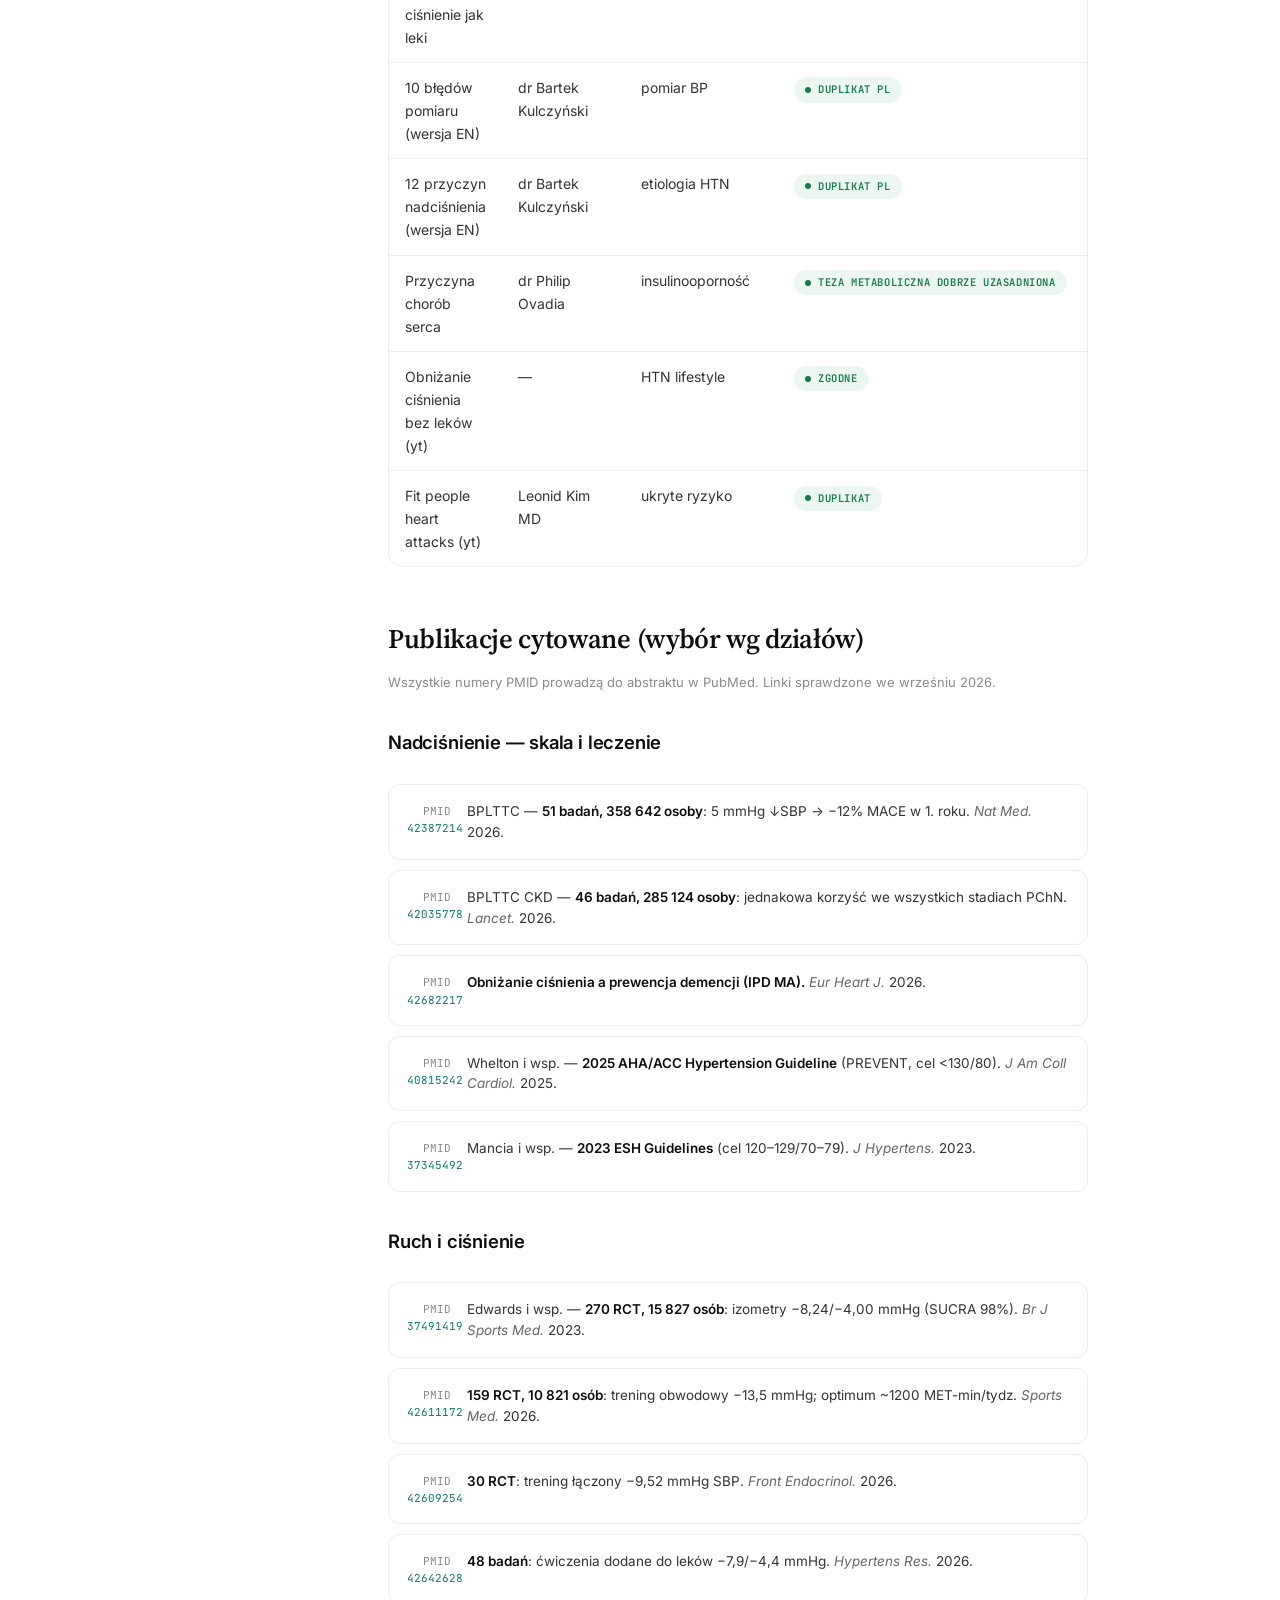
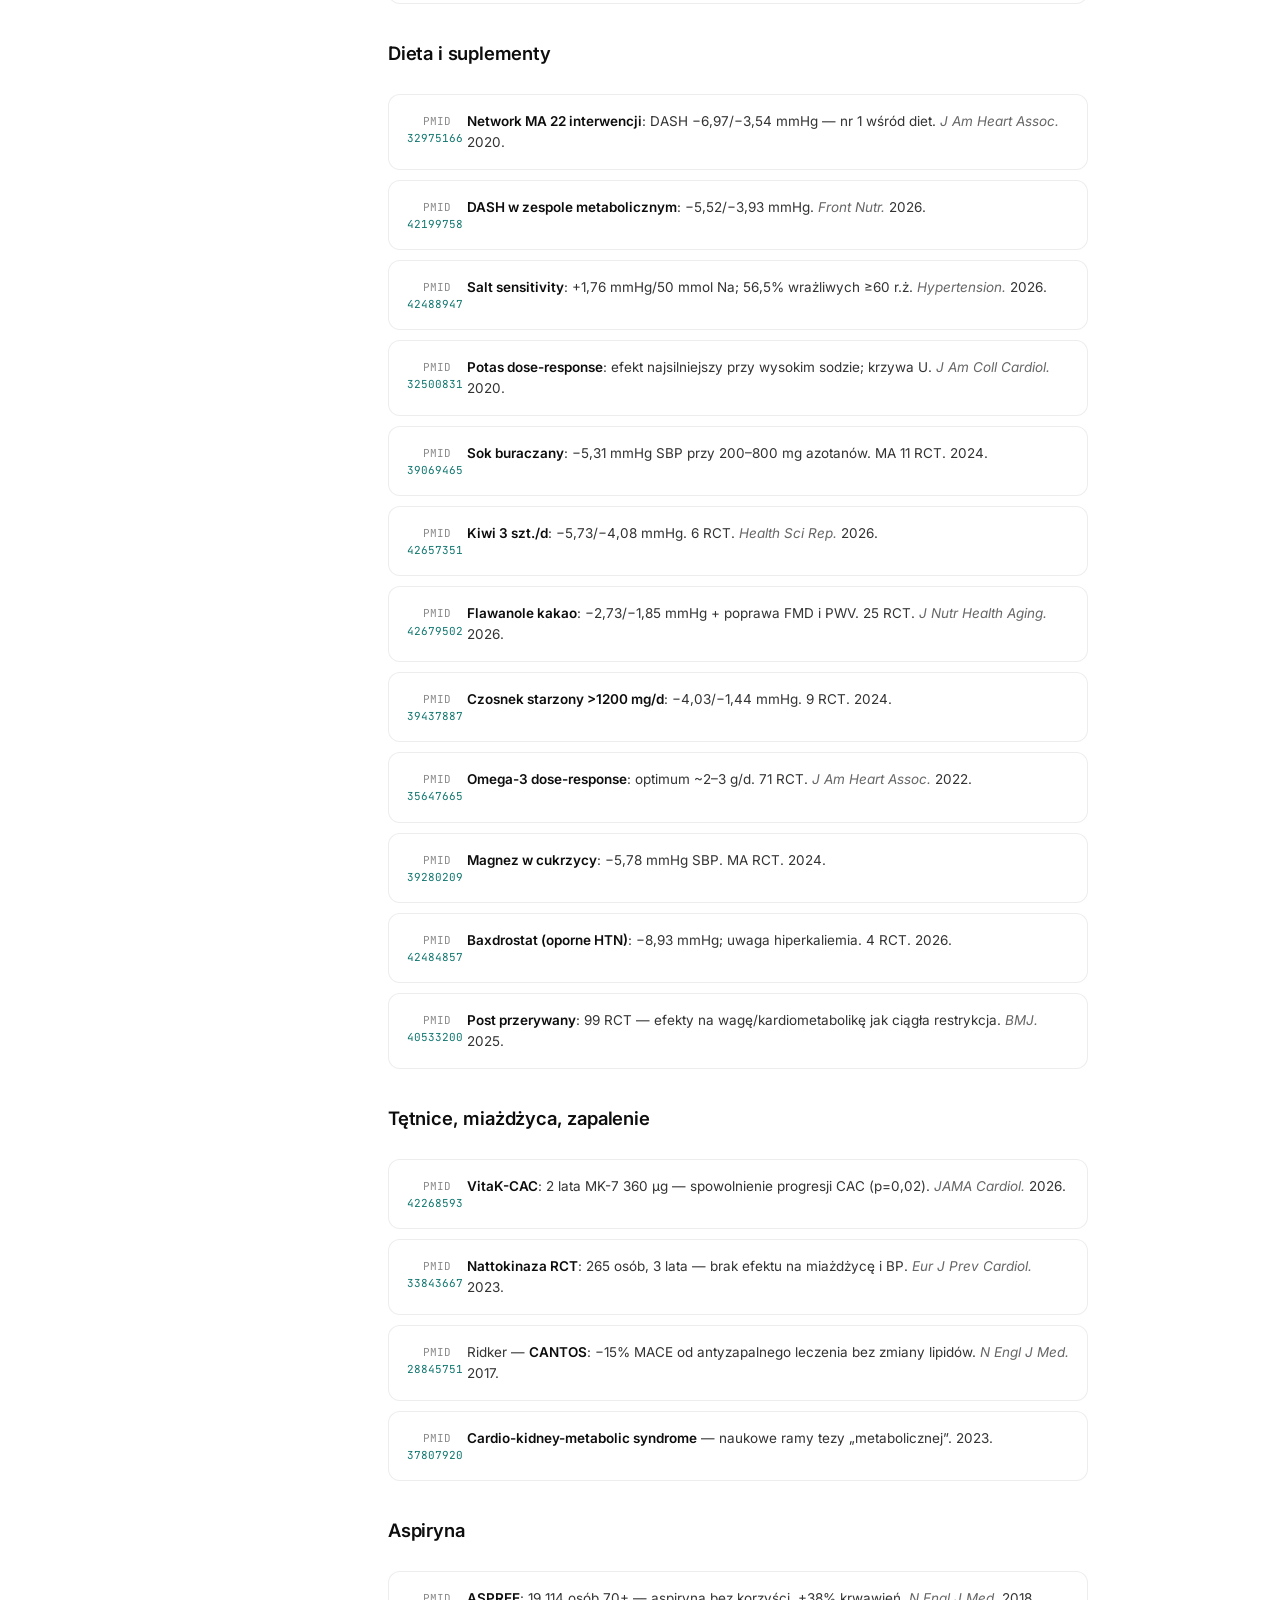
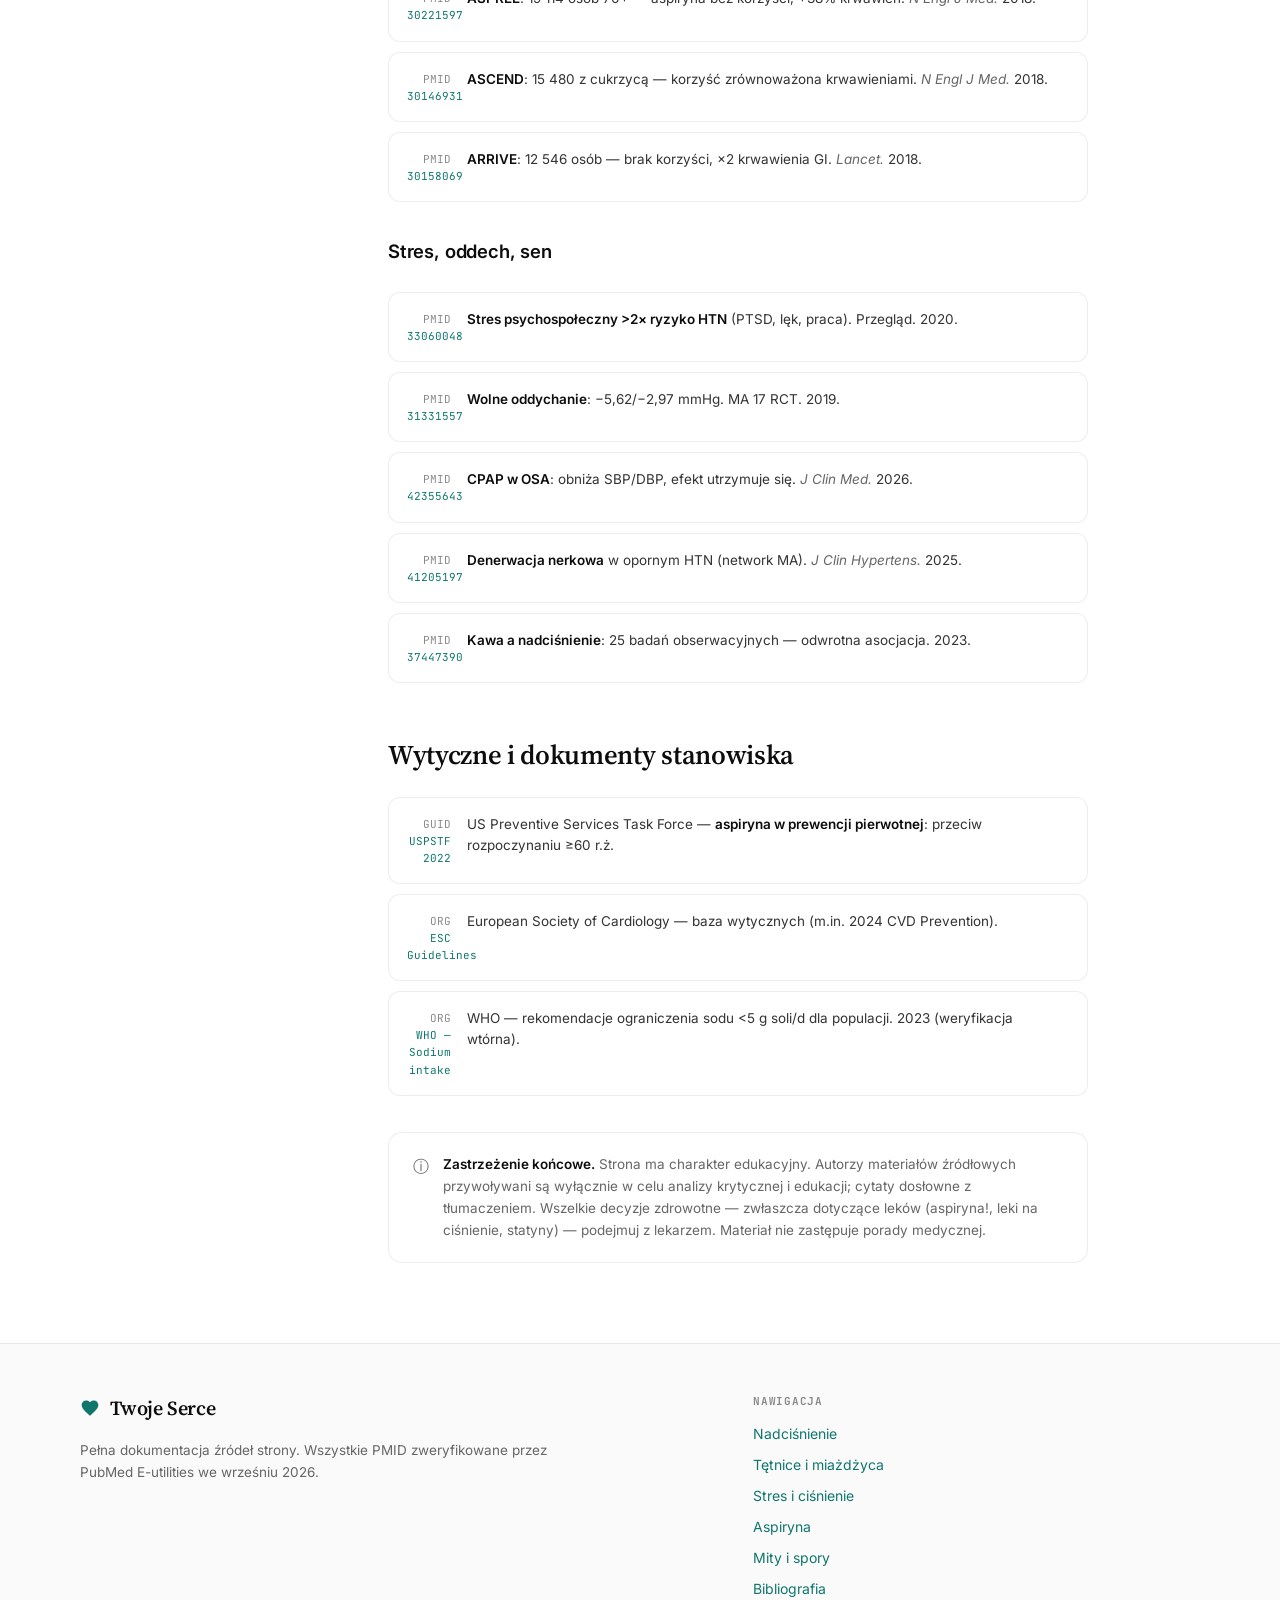
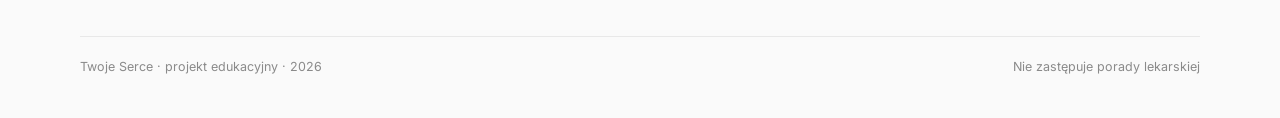
<file: zrodla.html>
<!DOCTYPE html>
<html lang="pl">
<head>
<meta charset="UTF-8">
<meta name="viewport" content="width=device-width, initial-scale=1.0">
<title>Bibliografia i metodologia · Twoje Serce</title>
<meta name="description" content="Pełna lista 50+ cytowanych publikacji PubMed z numerami PMID, lista 20 analizowanych materiałów wideo oraz opis procedury weryfikacji twierdzeń.">
<link rel="preconnect" href="https://fonts.googleapis.com">
<link rel="preconnect" href="https://fonts.gstatic.com" crossorigin>
<link href="https://fonts.googleapis.com/css2?family=Source+Serif+4:opsz,wght@8..60,400;8..60,600;8..60,700&family=Inter:wght@400;500;600&family=JetBrains+Mono:wght@400;500;600&display=swap" rel="stylesheet">
<link rel="stylesheet" href="assets/style.css">
<link rel="icon" href="data:image/svg+xml,<svg xmlns='http://www.w3.org/2000/svg' viewBox='0 0 24 24' fill='%230F766E'><path d='M12 21.35l-1.45-1.32C5.4 15.36 2 12.28 2 8.5 2 5.42 4.42 3 7.5 3c1.74 0 3.41.81 4.5 2.09C13.09 3.81 14.76 3 16.5 3 19.58 3 22 5.42 22 8.5c0 3.78-3.4 6.86-8.55 11.54L12 21.35z'/></svg>">
</head>
<body>

<nav class="nav">
  <div class="nav-inner">
    <a class="brand" href="index.html">
      <svg width="22" height="22" viewBox="0 0 24 24" fill="#0F766E"><path d="M12 21.35l-1.45-1.32C5.4 15.36 2 12.28 2 8.5 2 5.42 4.42 3 7.5 3c1.74 0 3.41.81 4.5 2.09C13.09 3.81 14.76 3 16.5 3 19.58 3 22 5.42 22 8.5c0 3.78-3.4 6.86-8.55 11.54L12 21.35z"/></svg>
      Twoje Serce
    </a>
    <button class="nav-burger" aria-label="Menu" onclick="document.getElementById('navlinks').classList.toggle('open')">
      <svg width="20" height="20" viewBox="0 0 24 24" fill="none" stroke="#0d0d0d" stroke-width="2"><path d="M3 6h18M3 12h18M3 18h18"/></svg>
    </button>
    <div class="nav-links" id="navlinks">
      <a href="cisnienie.html">Nadciśnienie</a>
      <a href="tetnice.html">Tętnice</a>
      <a href="stres.html">Stres</a>
      <a href="aspiryna.html">Aspiryna</a>
      <a href="mity.html">Mity i spory</a>
      <a href="zrodla.html" class="active">Źródła</a>
    </div>
  </div>
</nav>

<div class="article-layout">
  <aside class="toc">
    <div class="toc-title">Na tej stronie</div>
    <a href="#metodologia">Metodologia weryfikacji</a>
    <a href="#filmy">Materiały źródłowe (20)</a>
    <a href="#pubmed">Publikacje PubMed (50+)</a>
    <a href="#wytyczne">Wytyczne i dokumenty</a>
  </aside>

  <main>
    <header class="article-header">
      <span class="kicker"><span class="dot"></span>Transparentność · Dział 05</span>
      <h1>Bibliografia, materiały źródłowe i metodologia</h1>
      <p class="standfirst">
        Ta strona powstawała w dwóch warstwach: najpierw przeanalizowaliśmy 20 materiałów wideo
        o sercu i ciśnieniu (pełna lista poniżej), a następnie każde konkretne twierdzenie
        zdrowotne z tych materiałów weryfikowaliśmy w bazie PubMed — odszukując metaanaliz
        i badań z randomizacją. Tu jest pełna dokumentacja tego procesu.
      </p>
      <div class="article-meta">
        <span>Aktualizacja: wrzesień 2026</span>
        <span>20 materiałów · 50+ publikacji</span>
      </div>
    </header>

    <div class="prose">
      <h2 id="metodologia">Metodologia weryfikacji</h2>
      <ol>
        <li><strong>Ekstrakcja twierdzeń.</strong> Każdy materiał został rozłożony na pojedyncze, weryfikowalne twierdzenia zdrowotne („X obniża ciśnienie o Y mmHg”, „aspiryna zapobiega zawałom”) wraz z dosłownym cytatem.</li>
        <li><strong>Wyszukiwanie dowodów.</strong> Dla każdego twierdzenia przeszukiwaliśmy PubMed (NCBI E-utilities) pod kątem metaanaliz, systematycznych przeglądów i badań z randomizacją — preferując prace z lat 2018–2026 i największe próby.</li>
        <li><strong>Ocena hierarchii dowodów.</strong> Nadrzędne: metaanalizy danych indywidualnych (IPD) i wielkie RCT (ASPREE, ASCEND, ARRIVE, CANTOS, VitaK-CAC). Niżej: metaanalizy agregowane, pojedyncze RCT, badania obserwacyjne. Twierdzenia oparte wyłącznie o mechanistykę in vitro oznaczane jako niewystarczające.</li>
        <li><strong>Werdykt.</strong> Każde twierdzenie dostaje jedną z czterech ocen: potwierdzone / częściowo prawdziwe / nieprawdziwe / niewystarczające dane — z podaniem konkretnego badania i numeru PMID.</li>
        <li><strong>Kontrola uczciwości cytowań.</strong> Cytaty z filmów przytaczamy dosłownie (z tłumaczeniem), nie parafrazujemy tak, by zmienić sens. Gdzie autor filmu sam czyni zastrzeżenia, zaznaczamy to.</li>
      </ol>
      <div class="callout">
        <span class="ic">ⓘ</span>
        <div>
          <span class="t">Ograniczenia</span>
          <p>Nie jesteśmy instytucją naukową i nie prowadziliśmy własnych badań — jesteśmy warstwą agregującą i weryfikującą. Tam, gdzie dowody są słabe lub wstępne, mówimy to wprost w tekście. Publikacje oznaczone „weryfikacja wtórna” były znane z literatury przedmiotu, a ich bibliograficzne szczegóły mogą wymagać doszlifowania przy cytowaniu.</p>
        </div>
      </div>

      <h2 id="filmy">Materiały źródłowe (20)</h2>
      <p>
        Wszystkie materiały przeanalizowano w całości (transkrypcje). Kolumna „status weryfikacji”
        podsumowuje, jak treść materiału wypadła w konfrontacji z literaturą naukową.
      </p>

      <div class="tbl-wrap">
        <table class="tbl">
          <thead><tr><th>Materiał</th><th>Autor / kanał</th><th>Temat</th><th>Status po weryfikacji</th></tr></thead>
          <tbody>
            <tr><td>10 błędów przy mierzeniu ciśnienia</td><td>dr Bartek Kulczyński</td><td>pomiar BP</td><td><span class="badge badge-ok">zgodne z wytycznymi</span></td></tr>
            <tr><td>12 głównych przyczyn nadciśnienia</td><td>dr Bartek Kulczyński</td><td>etiologia HTN</td><td><span class="badge badge-ok">zgodne (zaznaczono odstępstwo nt. soli)</span></td></tr>
            <tr><td>5 sztuczek na ciśnienie</td><td>dr Frita</td><td>porady lifestyle</td><td><span class="badge badge-warn">mieszane — patrz dział Stres</span></td></tr>
            <tr><td>5 produktów na tętnice</td><td>Health Metrics Daily for Men</td><td>dieta/miażdżyca</td><td><span class="badge badge-ok">produkty potwierdzone, ton clickbaitowy</span></td></tr>
            <tr><td>Arterial plaque — jak czyściłem 20 lat blaszek</td><td>dr Ford Brewer</td><td>miażdżyca/CIMT</td><td><span class="badge badge-ok">spójne z literaturą (n=1, przypadek autora)</span></td></tr>
            <tr><td>Aspiryna — jak stosować, by „czyścić tętnice”</td><td>dr Ford Brewer</td><td>aspiryna</td><td><span class="badge badge-ok">merytorycznie zgodne; tytuł chwytem</span></td></tr>
            <tr><td>How To Lower Your Blood Pressure</td><td>Talking With Docs (kardiolog)</td><td>HTN kompleksowo</td><td><span class="badge badge-ok">zgodne z wytycznymi</span></td></tr>
            <tr><td>Why Fit People Still Get Heart Attacks</td><td>dr Leonid Kim</td><td>ukryte ryzyko</td><td><span class="badge badge-ok">CANTOS/ApoB/Lp(a) potwierdzone</span></td></tr>
            <tr><td>#1 Best Meal to Unclog Arteries</td><td>dr Leonid Kim</td><td>dieta/miażdżyca</td><td><span class="badge badge-ok">produkty dobrze wybrane</span></td></tr>
            <tr><td>How to Unclog Arteries Naturally</td><td>dr Liu (Healthy Immune Doc)</td><td>miażdżyca/styl życia</td><td><span class="badge badge-warn">głównie zgodne; część twierdzeń nie weryfikowalna</span></td></tr>
            <tr><td>Jak obniżyć ciśnienie (TWD)</td><td>Talking With Docs</td><td>HTN</td><td><span class="badge badge-ok">zgodne</span></td></tr>
            <tr><td>Najgorsza rada na ciśnienie (Ekberg)</td><td>dr Sten Ekberg</td><td>HTN/mity</td><td><span class="badge badge-warn">mieszane — patrz niżej</span></td></tr>
            <tr><td>Najlepszy sposób na obniżenie ciśnienia</td><td>BraciaRodzen (lekarze)</td><td>HTN/keto</td><td><span class="badge badge-warn">fakty OK, kontekst dietetyczny dyskusyjny</span></td></tr>
            <tr><td>Naturalne obniżanie ciśnienia</td><td>Oleszczuk (naukowiec)</td><td>oddychanie/DASH</td><td><span class="badge badge-ok">mechanizm i liczby potwierdzone</span></td></tr>
            <tr><td>W 10 min obniża ciśnienie jak leki</td><td>dr Bartek (Oleszczuk)</td><td>oddychanie</td><td><span class="badge badge-warn">efekt realny, tytuł przesadzony</span></td></tr>
            <tr><td>10 błędów pomiaru (wersja EN)</td><td>dr Bartek Kulczyński</td><td>pomiar BP</td><td><span class="badge badge-ok">duplikat PL</span></td></tr>
            <tr><td>12 przyczyn nadciśnienia (wersja EN)</td><td>dr Bartek Kulczyński</td><td>etiologia HTN</td><td><span class="badge badge-ok">duplikat PL</span></td></tr>
            <tr><td>Przyczyna chorób serca</td><td>dr Philip Ovadia</td><td>insulinooporność</td><td><span class="badge badge-ok">teza metaboliczna dobrze uzasadniona</span></td></tr>
            <tr><td>Obniżanie ciśnienia bez leków (yt)</td><td>—</td><td>HTN lifestyle</td><td><span class="badge badge-ok">zgodne</span></td></tr>
            <tr><td>Fit people heart attacks (yt)</td><td>Leonid Kim MD</td><td>ukryte ryzyko</td><td><span class="badge badge-ok">duplikat</span></td></tr>
          </tbody>
        </table>
      </div>

      <h2 id="pubmed">Publikacje cytowane (wybór wg działów)</h2>
      <p class="small">Wszystkie numery PMID prowadzą do abstraktu w PubMed. Linki sprawdzone we wrześniu 2026.</p>

      <h3>Nadciśnienie — skala i leczenie</h3>
      <div class="sources-list">
        <div class="source-item">
          <div class="pmid">PMID<br><a href="https://pubmed.ncbi.nlm.nih.gov/42387214/">42387214</a></div>
          <div>BPLTTC — <strong>51 badań, 358 642 osoby</strong>: 5 mmHg ↓SBP → −12% MACE w 1. roku. <span class="jr">Nat Med.</span> 2026.</div>
        </div>
        <div class="source-item">
          <div class="pmid">PMID<br><a href="https://pubmed.ncbi.nlm.nih.gov/42035778/">42035778</a></div>
          <div>BPLTTC CKD — <strong>46 badań, 285 124 osoby</strong>: jednakowa korzyść we wszystkich stadiach PChN. <span class="jr">Lancet.</span> 2026.</div>
        </div>
        <div class="source-item">
          <div class="pmid">PMID<br><a href="https://pubmed.ncbi.nlm.nih.gov/42682217/">42682217</a></div>
          <div><strong>Obniżanie ciśnienia a prewencja demencji (IPD MA).</strong> <span class="jr">Eur Heart J.</span> 2026.</div>
        </div>
        <div class="source-item">
          <div class="pmid">PMID<br><a href="https://pubmed.ncbi.nlm.nih.gov/40815242/">40815242</a></div>
          <div>Whelton i wsp. — <strong>2025 AHA/ACC Hypertension Guideline</strong> (PREVENT, cel &lt;130/80). <span class="jr">J Am Coll Cardiol.</span> 2025.</div>
        </div>
        <div class="source-item">
          <div class="pmid">PMID<br><a href="https://pubmed.ncbi.nlm.nih.gov/37345492/">37345492</a></div>
          <div>Mancia i wsp. — <strong>2023 ESH Guidelines</strong> (cel 120–129/70–79). <span class="jr">J Hypertens.</span> 2023.</div>
        </div>
      </div>

      <h3>Ruch i ciśnienie</h3>
      <div class="sources-list">
        <div class="source-item">
          <div class="pmid">PMID<br><a href="https://pubmed.ncbi.nlm.nih.gov/37491419/">37491419</a></div>
          <div>Edwards i wsp. — <strong>270 RCT, 15 827 osób</strong>: izometry −8,24/−4,00 mmHg (SUCRA 98%). <span class="jr">Br J Sports Med.</span> 2023.</div>
        </div>
        <div class="source-item">
          <div class="pmid">PMID<br><a href="https://pubmed.ncbi.nlm.nih.gov/42611172/">42611172</a></div>
          <div><strong>159 RCT, 10 821 osób</strong>: trening obwodowy −13,5 mmHg; optimum ~1200 MET-min/tydz. <span class="jr">Sports Med.</span> 2026.</div>
        </div>
        <div class="source-item">
          <div class="pmid">PMID<br><a href="https://pubmed.ncbi.nlm.nih.gov/42609254/">42609254</a></div>
          <div><strong>30 RCT</strong>: trening łączony −9,52 mmHg SBP. <span class="jr">Front Endocrinol.</span> 2026.</div>
        </div>
        <div class="source-item">
          <div class="pmid">PMID<br><a href="https://pubmed.ncbi.nlm.nih.gov/42642628/">42642628</a></div>
          <div><strong>48 badań</strong>: ćwiczenia dodane do leków −7,9/−4,4 mmHg. <span class="jr">Hypertens Res.</span> 2026.</div>
        </div>
      </div>

      <h3>Dieta i suplementy</h3>
      <div class="sources-list">
        <div class="source-item">
          <div class="pmid">PMID<br><a href="https://pubmed.ncbi.nlm.nih.gov/32975166/">32975166</a></div>
          <div><strong>Network MA 22 interwencji</strong>: DASH −6,97/−3,54 mmHg — nr 1 wśród diet. <span class="jr">J Am Heart Assoc.</span> 2020.</div>
        </div>
        <div class="source-item">
          <div class="pmid">PMID<br><a href="https://pubmed.ncbi.nlm.nih.gov/42199758/">42199758</a></div>
          <div><strong>DASH w zespole metabolicznym</strong>: −5,52/−3,93 mmHg. <span class="jr">Front Nutr.</span> 2026.</div>
        </div>
        <div class="source-item">
          <div class="pmid">PMID<br><a href="https://pubmed.ncbi.nlm.nih.gov/42488947/">42488947</a></div>
          <div><strong>Salt sensitivity</strong>: +1,76 mmHg/50 mmol Na; 56,5% wrażliwych ≥60 r.ż. <span class="jr">Hypertension.</span> 2026.</div>
        </div>
        <div class="source-item">
          <div class="pmid">PMID<br><a href="https://pubmed.ncbi.nlm.nih.gov/32500831/">32500831</a></div>
          <div><strong>Potas dose-response</strong>: efekt najsilniejszy przy wysokim sodzie; krzywa U. <span class="jr">J Am Coll Cardiol.</span> 2020.</div>
        </div>
        <div class="source-item">
          <div class="pmid">PMID<br><a href="https://pubmed.ncbi.nlm.nih.gov/39069465/">39069465</a></div>
          <div><strong>Sok buraczany</strong>: −5,31 mmHg SBP przy 200–800 mg azotanów. MA 11 RCT. 2024.</div>
        </div>
        <div class="source-item">
          <div class="pmid">PMID<br><a href="https://pubmed.ncbi.nlm.nih.gov/42657351/">42657351</a></div>
          <div><strong>Kiwi 3 szt./d</strong>: −5,73/−4,08 mmHg. 6 RCT. <span class="jr">Health Sci Rep.</span> 2026.</div>
        </div>
        <div class="source-item">
          <div class="pmid">PMID<br><a href="https://pubmed.ncbi.nlm.nih.gov/42679502/">42679502</a></div>
          <div><strong>Flawanole kakao</strong>: −2,73/−1,85 mmHg + poprawa FMD i PWV. 25 RCT. <span class="jr">J Nutr Health Aging.</span> 2026.</div>
        </div>
        <div class="source-item">
          <div class="pmid">PMID<br><a href="https://pubmed.ncbi.nlm.nih.gov/39437887/">39437887</a></div>
          <div><strong>Czosnek starzony &gt;1200 mg/d</strong>: −4,03/−1,44 mmHg. 9 RCT. 2024.</div>
        </div>
        <div class="source-item">
          <div class="pmid">PMID<br><a href="https://pubmed.ncbi.nlm.nih.gov/35647665/">35647665</a></div>
          <div><strong>Omega-3 dose-response</strong>: optimum ~2–3 g/d. 71 RCT. <span class="jr">J Am Heart Assoc.</span> 2022.</div>
        </div>
        <div class="source-item">
          <div class="pmid">PMID<br><a href="https://pubmed.ncbi.nlm.nih.gov/39280209/">39280209</a></div>
          <div><strong>Magnez w cukrzycy</strong>: −5,78 mmHg SBP. MA RCT. 2024.</div>
        </div>
        <div class="source-item">
          <div class="pmid">PMID<br><a href="https://pubmed.ncbi.nlm.nih.gov/42484857/">42484857</a></div>
          <div><strong>Baxdrostat (oporne HTN)</strong>: −8,93 mmHg; uwaga hiperkaliemia. 4 RCT. 2026.</div>
        </div>
        <div class="source-item">
          <div class="pmid">PMID<br><a href="https://pubmed.ncbi.nlm.nih.gov/40533200/">40533200</a></div>
          <div><strong>Post przerywany</strong>: 99 RCT — efekty na wagę/kardiometabolikę jak ciągła restrykcja. <span class="jr">BMJ.</span> 2025.</div>
        </div>
      </div>

      <h3>Tętnice, miażdżyca, zapalenie</h3>
      <div class="sources-list">
        <div class="source-item">
          <div class="pmid">PMID<br><a href="https://pubmed.ncbi.nlm.nih.gov/42268593/">42268593</a></div>
          <div><strong>VitaK-CAC</strong>: 2 lata MK-7 360 µg — spowolnienie progresji CAC (p=0,02). <span class="jr">JAMA Cardiol.</span> 2026.</div>
        </div>
        <div class="source-item">
          <div class="pmid">PMID<br><a href="https://pubmed.ncbi.nlm.nih.gov/33843667/">33843667</a></div>
          <div><strong>Nattokinaza RCT</strong>: 265 osób, 3 lata — brak efektu na miażdżycę i BP. <span class="jr">Eur J Prev Cardiol.</span> 2023.</div>
        </div>
        <div class="source-item">
          <div class="pmid">PMID<br><a href="https://pubmed.ncbi.nlm.nih.gov/28845751/">28845751</a></div>
          <div>Ridker — <strong>CANTOS</strong>: −15% MACE od antyzapalnego leczenia bez zmiany lipidów. <span class="jr">N Engl J Med.</span> 2017.</div>
        </div>
        <div class="source-item">
          <div class="pmid">PMID<br><a href="https://pubmed.ncbi.nlm.nih.gov/37807920/">37807920</a></div>
          <div><strong>Cardio-kidney-metabolic syndrome</strong> — naukowe ramy tezy „metabolicznej”. 2023.</div>
        </div>
      </div>

      <h3>Aspiryna</h3>
      <div class="sources-list">
        <div class="source-item">
          <div class="pmid">PMID<br><a href="https://pubmed.ncbi.nlm.nih.gov/30221597/">30221597</a></div>
          <div><strong>ASPREE</strong>: 19 114 osób 70+ — aspiryna bez korzyści, +38% krwawień. <span class="jr">N Engl J Med.</span> 2018.</div>
        </div>
        <div class="source-item">
          <div class="pmid">PMID<br><a href="https://pubmed.ncbi.nlm.nih.gov/30146931/">30146931</a></div>
          <div><strong>ASCEND</strong>: 15 480 z cukrzycą — korzyść zrównoważona krwawieniami. <span class="jr">N Engl J Med.</span> 2018.</div>
        </div>
        <div class="source-item">
          <div class="pmid">PMID<br><a href="https://pubmed.ncbi.nlm.nih.gov/30158069/">30158069</a></div>
          <div><strong>ARRIVE</strong>: 12 546 osób — brak korzyści, ×2 krwawienia GI. <span class="jr">Lancet.</span> 2018.</div>
        </div>
      </div>

      <h3>Stres, oddech, sen</h3>
      <div class="sources-list">
        <div class="source-item">
          <div class="pmid">PMID<br><a href="https://pubmed.ncbi.nlm.nih.gov/33060048/">33060048</a></div>
          <div><strong>Stres psychospołeczny &gt;2× ryzyko HTN</strong> (PTSD, lęk, praca). Przegląd. 2020.</div>
        </div>
        <div class="source-item">
          <div class="pmid">PMID<br><a href="https://pubmed.ncbi.nlm.nih.gov/31331557/">31331557</a></div>
          <div><strong>Wolne oddychanie</strong>: −5,62/−2,97 mmHg. MA 17 RCT. 2019.</div>
        </div>
        <div class="source-item">
          <div class="pmid">PMID<br><a href="https://pubmed.ncbi.nlm.nih.gov/42355643/">42355643</a></div>
          <div><strong>CPAP w OSA</strong>: obniża SBP/DBP, efekt utrzymuje się. <span class="jr">J Clin Med.</span> 2026.</div>
        </div>
        <div class="source-item">
          <div class="pmid">PMID<br><a href="https://pubmed.ncbi.nlm.nih.gov/41205197/">41205197</a></div>
          <div><strong>Denerwacja nerkowa</strong> w opornym HTN (network MA). <span class="jr">J Clin Hypertens.</span> 2025.</div>
        </div>
        <div class="source-item">
          <div class="pmid">PMID<br><a href="https://pubmed.ncbi.nlm.nih.gov/37447390/">37447390</a></div>
          <div><strong>Kawa a nadciśnienie</strong>: 25 badań obserwacyjnych — odwrotna asocjacja. 2023.</div>
        </div>
      </div>

      <h2 id="wytyczne">Wytyczne i dokumenty stanowiska</h2>
      <div class="sources-list">
        <div class="source-item">
          <div class="pmid">GUID<br><a href="https://www.uspreventiveservicestaskforce.org/uspstf/recommendation/aspirin-use-to-prevent-cardiovascular-disease-preventive-medication">USPSTF 2022</a></div>
          <div>US Preventive Services Task Force — <strong>aspiryna w prewencji pierwotnej</strong>: przeciw rozpoczynaniu ≥60 r.ż.</div>
        </div>
        <div class="source-item">
          <div class="pmid">ORG<br><a href="https://www.escardio.org/Guidelines">ESC Guidelines</a></div>
          <div>European Society of Cardiology — baza wytycznych (m.in. 2024 CVD Prevention).</div>
        </div>
        <div class="source-item">
          <div class="pmid">ORG<br><a href="https://www.who.int/publications/i/item/9789240049925">WHO — Sodium intake</a></div>
          <div>WHO — rekomendacje ograniczenia sodu &lt;5 g soli/d dla populacji. 2023 (weryfikacja wtórna).</div>
        </div>
      </div>

      <div class="disclaimer" style="margin-top: 36px;">
        <span class="ic">ⓘ</span>
        <div>
          <strong>Zastrzeżenie końcowe.</strong> Strona ma charakter edukacyjny. Autorzy materiałów
          źródłowych przywoływani są wyłącznie w celu analizy krytycznej i edukacji; cytaty dosłowne
          z tłumaczeniem. Wszelkie decyzje zdrowotne — zwłaszcza dotyczące leków (aspiryna!, leki
          na ciśnienie, statyny) — podejmuj z lekarzem. Materiał nie zastępuje porady medycznej.
        </div>
      </div>
    </div>
  </main>
</div>

<footer class="footer">
  <div class="footer-inner">
    <div>
      <a class="brand" href="index.html">
        <svg width="20" height="20" viewBox="0 0 24 24" fill="#0F766E"><path d="M12 21.35l-1.45-1.32C5.4 15.36 2 12.28 2 8.5 2 5.42 4.42 3 7.5 3c1.74 0 3.41.81 4.5 2.09C13.09 3.81 14.76 3 16.5 3 19.58 3 22 5.42 22 8.5c0 3.78-3.4 6.86-8.55 11.54L12 21.35z"/></svg>
        Twoje Serce
      </a>
      <p>Pełna dokumentacja źródeł strony. Wszystkie PMID zweryfikowane przez PubMed E-utilities we wrześniu 2026.</p>
    </div>
    <div>
      <h4>Nawigacja</h4>
      <div class="footer-links">
        <a href="cisnienie.html">Nadciśnienie</a>
        <a href="tetnice.html">Tętnice i miażdżyca</a>
        <a href="stres.html">Stres i ciśnienie</a>
        <a href="aspiryna.html">Aspiryna</a>
        <a href="mity.html">Mity i spory</a>
        <a href="zrodla.html">Bibliografia</a>
      </div>
    </div>
  </div>
  <div class="footer-bottom">
    <span>Twoje Serce · projekt edukacyjny · 2026</span>
    <span>Nie zastępuje porady lekarskiej</span>
  </div>
</footer>

</body>
</html>
</file>
<file: assets/style.css>
/* ============================================================
   TWOJE SERCE — system projektowy
   Białe, "papierowe" tło · głęboki teal jako jedyny akcent ·
   szeryfowe nagłówki (typ czasopisma medycznego) · Inter body ·
   mono do etykiet i cytowań źródeł
   ============================================================ */

:root {
  --bg: #ffffff;
  --ink: #0d0d0d;
  --ink-2: #333333;
  --muted: #666666;
  --faint: #8a8a8a;
  --border: rgba(0,0,0,0.07);
  --border-2: rgba(0,0,0,0.12);
  --accent: #0F766E;
  --accent-ink: #0B5D57;
  --accent-deep: #0A4640;
  --accent-tint: #EEF7F6;
  --accent-tint-2: #DFEFED;
  --ok: #16794F;      --ok-tint: #EDF7F1;
  --warn: #9A6215;    --warn-tint: #FBF3E4;
  --danger: #A8271C;  --danger-tint: #FBEFED;
  --surface: #FAFAFA;
  --surface-2: #F4F4F3;
  --radius: 14px;
  --radius-lg: 20px;
  --serif: 'Source Serif 4', 'Source Serif Pro', Georgia, 'Times New Roman', serif;
  --sans: 'Inter', system-ui, -apple-system, 'Segoe UI', Roboto, sans-serif;
  --mono: 'JetBrains Mono', ui-monospace, SFMono-Regular, Menlo, Consolas, monospace;
  --shadow-card: 0 1px 2px rgba(0,0,0,0.04);
  --max-w: 1120px;
}

* { box-sizing: border-box; margin: 0; padding: 0; }

html { scroll-behavior: smooth; scroll-padding-top: 96px; }

body {
  font-family: var(--sans);
  font-size: 16.5px;
  line-height: 1.65;
  color: var(--ink-2);
  background: var(--bg);
  -webkit-font-smoothing: antialiased;
  text-rendering: optimizeLegibility;
}

::selection { background: var(--accent-tint-2); color: var(--accent-deep); }

a { color: var(--accent); text-decoration: none; }
a:hover { text-decoration: underline; text-underline-offset: 3px; }

img, svg { display: block; max-width: 100%; }

/* ---------- Nawigacja ---------- */
.nav {
  position: sticky; top: 0; z-index: 50;
  background: rgba(255,255,255,0.88);
  backdrop-filter: blur(14px);
  -webkit-backdrop-filter: blur(14px);
  border-bottom: 1px solid var(--border);
}
.nav-inner {
  max-width: var(--max-w); margin: 0 auto;
  padding: 0 32px; height: 64px;
  display: flex; align-items: center; gap: 28px;
}
.brand {
  display: flex; align-items: center; gap: 10px;
  font-family: var(--serif); font-weight: 600; font-size: 20px;
  color: var(--ink); letter-spacing: -0.2px;
}
.brand:hover { text-decoration: none; }
.brand svg { flex-shrink: 0; }
.nav-links { display: flex; gap: 4px; margin-left: auto; align-items: center; flex-wrap: wrap; }
.nav-links a {
  font-size: 14px; font-weight: 500; color: var(--ink-2);
  padding: 7px 12px; border-radius: 999px;
  transition: background .15s, color .15s;
  white-space: nowrap;
}
.nav-links a:hover { background: var(--surface-2); color: var(--ink); text-decoration: none; }
.nav-links a.active { background: var(--accent-tint); color: var(--accent-ink); }
.nav-burger { display: none; margin-left: auto; background: none; border: none; cursor: pointer; padding: 8px; border-radius: 8px; }
.nav-burger:hover { background: var(--surface-2); }

@media (max-width: 900px) {
  .nav-inner { padding: 0 20px; }
  .nav-burger { display: block; }
  .nav-links {
    display: none; position: absolute; top: 64px; left: 0; right: 0;
    background: #fff; border-bottom: 1px solid var(--border);
    padding: 12px 20px 16px; flex-direction: column; align-items: stretch;
  }
  .nav-links.open { display: flex; }
  .nav-links a { padding: 12px 14px; font-size: 15px; }
}

/* ---------- Hero (tylko strona główna) ---------- */
.hero {
  position: relative; overflow: hidden;
  padding: 88px 32px 72px;
  background:
    radial-gradient(1100px 480px at 18% -10%, var(--accent-tint) 0%, rgba(238,247,246,0) 60%),
    radial-gradient(900px 420px at 95% 0%, #F4F8F7 0%, rgba(244,248,247,0) 55%);
}
.hero-inner { max-width: var(--max-w); margin: 0 auto; }
.kicker {
  display: inline-flex; align-items: center; gap: 8px;
  font-family: var(--mono); font-size: 11.5px; font-weight: 500;
  letter-spacing: 0.8px; text-transform: uppercase;
  color: var(--accent-ink); background: var(--accent-tint);
  border: 1px solid var(--accent-tint-2);
  padding: 6px 14px; border-radius: 999px; margin-bottom: 24px;
}
.kicker .dot { width: 6px; height: 6px; border-radius: 50%; background: var(--accent); }
.hero h1 {
  font-family: var(--serif); font-weight: 600;
  font-size: clamp(36px, 5.4vw, 58px); line-height: 1.08;
  letter-spacing: -0.02em; color: var(--ink);
  max-width: 15ch;
}
.hero .lead {
  margin-top: 22px; font-size: 18.5px; line-height: 1.6;
  color: var(--muted); max-width: 58ch;
}
.hero-meta {
  margin-top: 30px; display: flex; gap: 22px; flex-wrap: wrap;
  font-size: 13.5px; color: var(--faint);
}
.hero-meta span { display: inline-flex; align-items: center; gap: 7px; }
.hero-meta svg { opacity: .55; }

/* ---------- Tło pod hero — subtelny EKG ---------- */
.ekg-line {
  position: absolute; bottom: -6px; left: 0; right: 0; height: 60px;
  opacity: 0.5; pointer-events: none;
}

/* ---------- Sekcje ---------- */
.section { padding: 64px 32px; }
.section-inner { max-width: var(--max-w); margin: 0 auto; }
.section + .section { border-top: 1px solid var(--border); }

.section-label {
  font-family: var(--mono); font-size: 11.5px; font-weight: 500;
  letter-spacing: 0.8px; text-transform: uppercase;
  color: var(--accent); margin-bottom: 14px;
}
.section h2 {
  font-family: var(--serif); font-weight: 600;
  font-size: clamp(26px, 3.4vw, 36px); line-height: 1.15;
  letter-spacing: -0.015em; color: var(--ink);
  margin-bottom: 14px;
}
.section .section-lead { color: var(--muted); font-size: 17px; max-width: 64ch; }

/* ---------- Karty kategorii (lista, nie siatka kafelków) ---------- */
.cat-list { display: grid; gap: 14px; margin-top: 36px; }
.cat-row {
  display: grid; grid-template-columns: 56px 1fr auto; gap: 22px;
  align-items: center;
  background: #fff; border: 1px solid var(--border);
  border-radius: var(--radius-lg);
  padding: 26px 30px;
  transition: border-color .15s, box-shadow .15s, transform .15s;
}
.cat-row:hover { border-color: var(--border-2); box-shadow: 0 4px 16px rgba(0,0,0,0.05); text-decoration: none; }
.cat-num {
  font-family: var(--serif); font-size: 30px; font-weight: 600;
  color: var(--accent); opacity: .85; line-height: 1;
}
.cat-body h3 {
  font-family: var(--serif); font-size: 21px; font-weight: 600;
  color: var(--ink); letter-spacing: -0.01em; margin-bottom: 5px;
}
.cat-body p { font-size: 14.5px; color: var(--muted); max-width: 72ch; }
.cat-tag {
  font-family: var(--mono); font-size: 11px; letter-spacing: 0.5px;
  color: var(--faint); text-transform: uppercase;
  border: 1px solid var(--border); border-radius: 999px;
  padding: 5px 12px; white-space: nowrap;
}
@media (max-width: 720px) {
  .cat-row { grid-template-columns: 40px 1fr; }
  .cat-tag { display: none; }
}

/* ---------- Liczby-klucze ---------- */
.stat-band {
  display: grid; grid-template-columns: repeat(3, 1fr); gap: 1px;
  background: var(--border); border: 1px solid var(--border);
  border-radius: var(--radius-lg); overflow: hidden;
}
.stat-cell { background: #fff; padding: 30px 30px 26px; }
.stat-cell .n {
  font-family: var(--serif); font-size: clamp(30px, 4vw, 42px);
  font-weight: 600; color: var(--accent-deep); letter-spacing: -0.02em;
  line-height: 1.05;
}
.stat-cell .d { margin-top: 8px; font-size: 14px; color: var(--muted); line-height: 1.5; }
.stat-cell .src { margin-top: 10px; font-family: var(--mono); font-size: 10.5px; color: var(--faint); letter-spacing: 0.4px; }
@media (max-width: 820px) { .stat-band { grid-template-columns: 1fr; } }

/* ---------- Układ artykułu ---------- */
.article-layout {
  display: grid; grid-template-columns: 220px minmax(0,1fr);
  gap: 56px; max-width: var(--max-w); margin: 0 auto; padding: 56px 32px 80px;
}
@media (max-width: 980px) {
  .article-layout { grid-template-columns: 1fr; gap: 0; padding-top: 36px; }
  .toc { display: none; }
}
.toc { position: sticky; top: 96px; align-self: start; font-size: 13.5px; }
.toc-title {
  font-family: var(--mono); font-size: 11px; text-transform: uppercase;
  letter-spacing: 0.7px; color: var(--faint); margin-bottom: 14px;
}
.toc a {
  display: block; padding: 6px 0 6px 14px; color: var(--muted);
  border-left: 2px solid var(--border);
  transition: color .15s, border-color .15s;
}
.toc a:hover, .toc a.current { color: var(--accent-ink); border-left-color: var(--accent); text-decoration: none; }

.article-header { margin-bottom: 40px; }
.article-header .kicker { margin-bottom: 18px; }
.article-header h1 {
  font-family: var(--serif); font-weight: 600;
  font-size: clamp(30px, 4.4vw, 44px); line-height: 1.12;
  letter-spacing: -0.018em; color: var(--ink);
}
.article-header .standfirst {
  margin-top: 18px; font-size: 18px; line-height: 1.6; color: var(--muted); max-width: 62ch;
}
.article-meta {
  margin-top: 22px; padding-top: 18px; border-top: 1px solid var(--border);
  display: flex; gap: 20px; flex-wrap: wrap;
  font-size: 13px; color: var(--faint);
}

/* ---------- Typografia treści ---------- */
.prose { max-width: 70ch; }
.prose h2 {
  font-family: var(--serif); font-size: 27px; font-weight: 600;
  color: var(--ink); letter-spacing: -0.012em;
  margin: 56px 0 16px; line-height: 1.2;
  scroll-margin-top: 100px;
}
.prose h2:first-child { margin-top: 0; }
.prose h3 {
  font-family: var(--sans); font-size: 18.5px; font-weight: 600;
  color: var(--ink); margin: 34px 0 10px; letter-spacing: -0.01em;
}
.prose p { margin: 0 0 18px; }
.prose ul, .prose ol { margin: 0 0 18px; padding-left: 24px; }
.prose li { margin-bottom: 8px; }
.prose strong { color: var(--ink); font-weight: 600; }
.prose em { color: var(--ink-2); }
.prose blockquote {
  margin: 26px 0; padding: 4px 0 4px 22px;
  border-left: 3px solid var(--accent-tint-2);
  font-family: var(--serif); font-size: 18.5px; font-style: italic;
  color: var(--ink-2); line-height: 1.55;
}
.prose blockquote cite {
  display: block; margin-top: 8px; font-family: var(--sans);
  font-size: 12.5px; font-style: normal; color: var(--faint);
}

/* ---------- Karty dowodów (evidence cards) ---------- */
.evi {
  background: #fff; border: 1px solid var(--border);
  border-radius: var(--radius); padding: 24px 26px;
  margin: 22px 0; box-shadow: var(--shadow-card);
}
.evi-head { display: flex; align-items: baseline; gap: 14px; flex-wrap: wrap; margin-bottom: 10px; }
.evi-name { font-family: var(--sans); font-weight: 600; font-size: 17px; color: var(--ink); letter-spacing: -0.01em; }
.evi-effect {
  font-family: var(--serif); font-size: 21px; font-weight: 600;
  color: var(--accent-deep); white-space: nowrap;
}
.evi p { font-size: 14.5px; color: var(--muted); margin: 0 0 12px; line-height: 1.6; }
.evi .fine { font-size: 13px; color: var(--faint); margin: 0; }

/* ---------- Odznaki statusu weryfikacji ---------- */
.badge {
  display: inline-flex; align-items: center; gap: 7px;
  font-family: var(--mono); font-size: 10.5px; font-weight: 600;
  letter-spacing: 0.6px; text-transform: uppercase;
  padding: 4px 11px; border-radius: 999px; white-space: nowrap;
}
.badge-ok     { background: var(--ok-tint);     color: var(--ok); }
.badge-warn   { background: var(--warn-tint);   color: var(--warn); }
.badge-danger { background: var(--danger-tint); color: var(--danger); }
.badge-neutral{ background: var(--surface-2);   color: var(--muted); }
.badge::before { content: ''; width: 6px; height: 6px; border-radius: 50%; background: currentColor; }

/* ---------- Callouty ---------- */
.callout {
  display: grid; grid-template-columns: auto 1fr; gap: 16px;
  border: 1px solid var(--border); border-radius: var(--radius);
  padding: 20px 22px; margin: 28px 0; background: var(--surface);
  font-size: 14.5px; line-height: 1.6;
}
.callout.ok { background: var(--ok-tint); border-color: #D9EDE2; }
.callout.warn { background: var(--warn-tint); border-color: #F0E2C6; }
.callout.danger { background: var(--danger-tint); border-color: #F2D8D4; }
.callout .ic { font-size: 17px; line-height: 1.4; }
.callout .t { font-weight: 600; color: var(--ink); display: block; margin-bottom: 4px; font-size: 14px; }
.callout p { margin: 0; color: var(--ink-2); }

/* ---------- Tabele ---------- */
.tbl-wrap { overflow-x: auto; margin: 26px 0; border: 1px solid var(--border); border-radius: var(--radius); }
table.tbl { width: 100%; border-collapse: collapse; font-size: 14px; min-width: 560px; }
.tbl th {
  text-align: left; font-family: var(--mono); font-size: 10.5px; font-weight: 600;
  text-transform: uppercase; letter-spacing: 0.6px; color: var(--faint);
  padding: 12px 16px; border-bottom: 1px solid var(--border);
  background: var(--surface); white-space: nowrap;
}
.tbl td { padding: 13px 16px; border-bottom: 1px solid var(--border); vertical-align: top; }
.tbl tr:last-child td { border-bottom: none; }
.tbl .num { font-family: var(--serif); font-weight: 600; font-size: 16px; color: var(--accent-deep); white-space: nowrap; }
.tbl .neg { color: var(--accent-deep); }
.tbl .pos { color: var(--danger); }

/* ---------- Cytowanie źródeł ---------- */
.src-inline {
  font-family: var(--mono); font-size: 0.82em; color: var(--accent);
  background: var(--accent-tint); border-radius: 4px;
  padding: 1px 6px; white-space: nowrap;
}
.src-inline:hover { background: var(--accent-tint-2); text-decoration: none; }

.sources-list { display: grid; gap: 10px; margin-top: 26px; }
.source-item {
  display: grid; grid-template-columns: 44px 1fr; gap: 16px;
  padding: 16px 18px; border: 1px solid var(--border); border-radius: 12px;
  background: #fff; font-size: 13.5px; line-height: 1.55; color: var(--ink-2);
}
.source-item .pmid {
  font-family: var(--mono); font-size: 11px; color: var(--faint);
  text-align: right; padding-top: 2px;
}
.source-item .pmid a { color: var(--accent); }
.source-item .jr { font-style: italic; color: var(--muted); }
.source-item .yr { font-family: var(--mono); font-size: 11px; color: var(--faint); display: block; margin-top: 3px; }

/* ---------- Fact-check wiersze ---------- */
.fact {
  border: 1px solid var(--border); border-radius: var(--radius);
  margin: 18px 0; background: #fff; overflow: hidden;
}
.fact-head {
  display: flex; justify-content: space-between; align-items: flex-start; gap: 16px;
  padding: 18px 22px; flex-wrap: wrap;
}
.fact-claim { font-weight: 600; color: var(--ink); font-size: 15.5px; max-width: 56ch; letter-spacing: -0.005em; }
.fact-quote {
  grid-column: 1 / -1; font-family: var(--serif); font-style: italic;
  color: var(--muted); font-size: 14.5px; margin-top: 8px; max-width: 64ch;
}
.fact-head-left { min-width: 0; }
.fact-verdict { padding: 16px 22px; background: var(--surface); border-top: 1px solid var(--border); font-size: 14px; line-height: 1.6; color: var(--ink-2); }
.fact-verdict .badge { margin-bottom: 8px; }
.fact-verdict p { margin: 0; }
.fact-verdict .vv { font-weight: 600; color: var(--ink); }

/* ---------- Stopka ---------- */
.footer {
  border-top: 1px solid var(--border); background: var(--surface);
  padding: 48px 32px 40px;
}
.footer-inner { max-width: var(--max-w); margin: 0 auto; display: grid; grid-template-columns: 1.4fr 1fr; gap: 48px; }
@media (max-width: 720px) { .footer-inner { grid-template-columns: 1fr; } }
.footer .brand { margin-bottom: 14px; }
.footer p { font-size: 13.5px; color: var(--muted); line-height: 1.65; max-width: 52ch; }
.footer h4 {
  font-family: var(--mono); font-size: 11px; text-transform: uppercase;
  letter-spacing: 0.7px; color: var(--faint); margin-bottom: 12px;
}
.footer-links { display: grid; gap: 8px; font-size: 14px; }
.footer-bottom {
  max-width: var(--max-w); margin: 36px auto 0; padding-top: 20px;
  border-top: 1px solid var(--border);
  font-size: 12.5px; color: var(--faint);
  display: flex; justify-content: space-between; gap: 16px; flex-wrap: wrap;
}

/* ---------- Disclaimer ---------- */
.disclaimer {
  border: 1px solid var(--border); background: #fff;
  border-radius: var(--radius); padding: 20px 24px;
  font-size: 13.5px; color: var(--muted); line-height: 1.65;
  display: grid; grid-template-columns: auto 1fr; gap: 14px;
}
.disclaimer .ic { font-size: 16px; }

/* ---------- Progi / paski efektu ---------- */
.effect-bar { height: 6px; border-radius: 999px; background: var(--surface-2); position: relative; margin: 10px 0 4px; max-width: 320px; }
.effect-bar > span { position: absolute; left: 0; top: 0; bottom: 0; border-radius: 999px; background: linear-gradient(90deg, var(--accent), var(--accent-deep)); }

/* ---------- Przyciski ---------- */
.btn {
  display: inline-flex; align-items: center; gap: 8px;
  font-size: 15px; font-weight: 500; font-family: var(--sans);
  padding: 10px 24px; border-radius: 999px; cursor: pointer;
  border: 1px solid transparent; transition: opacity .15s, background .15s;
}
.btn-primary { background: var(--ink); color: #fff; }
.btn-primary:hover { opacity: .88; text-decoration: none; }
.btn-ghost { background: #fff; color: var(--ink); border-color: var(--border-2); }
.btn-ghost:hover { background: var(--surface); text-decoration: none; }
.btn-accent { background: var(--accent); color: #fff; }
.btn-accent:hover { opacity: .9; text-decoration: none; }

/* ---------- Pomocnicze ---------- */
.mt-0 { margin-top: 0 !important; } .mt-2 { margin-top: 8px; } .mt-4 { margin-top: 16px; }
.mt-6 { margin-top: 24px; } .mt-8 { margin-top: 32px; }
.mb-0 { margin-bottom: 0 !important; }
.grid-2 { display: grid; grid-template-columns: 1fr 1fr; gap: 18px; }
@media (max-width: 720px) { .grid-2 { grid-template-columns: 1fr; } }
.small { font-size: 13px; color: var(--faint); }
.center { text-align: center; }

@media (prefers-reduced-motion: reduce) {
  *, *::before, *::after { animation: none !important; transition: none !important; }
  html { scroll-behavior: auto; }
}
</file>
